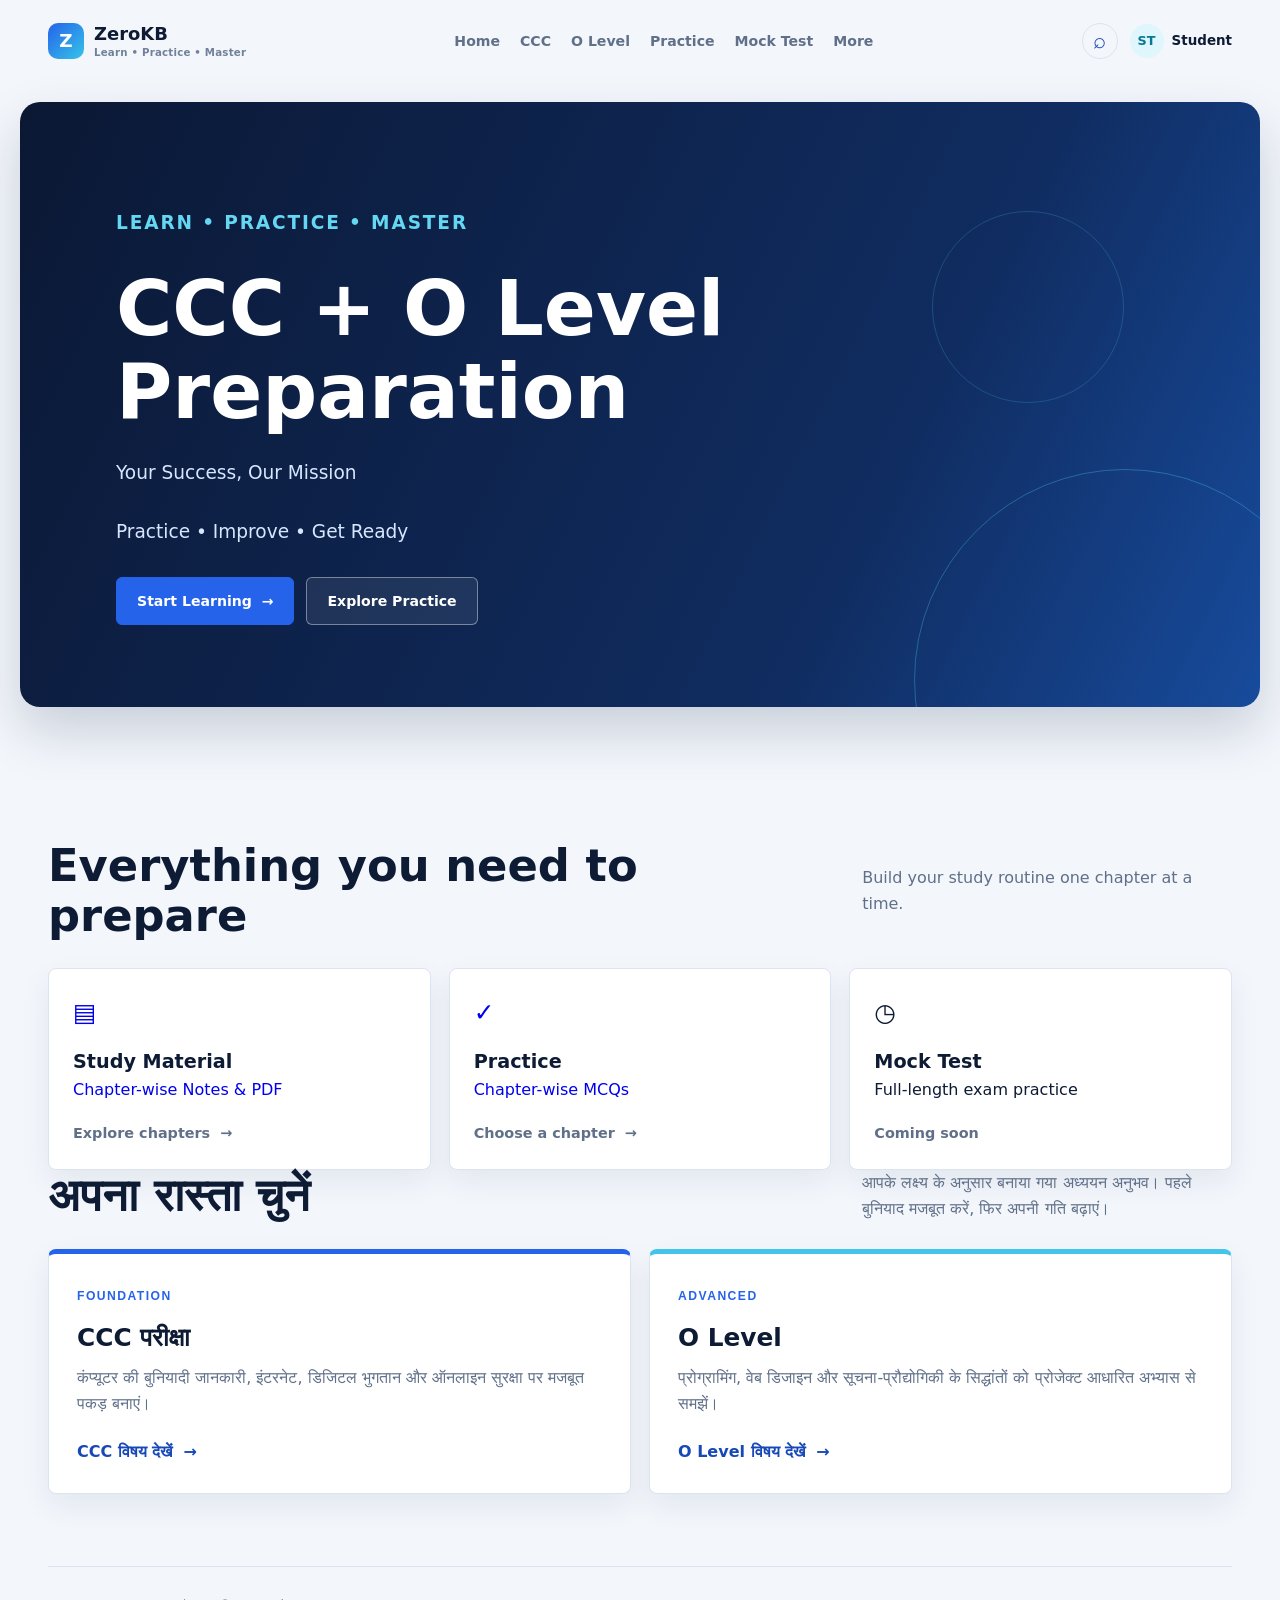
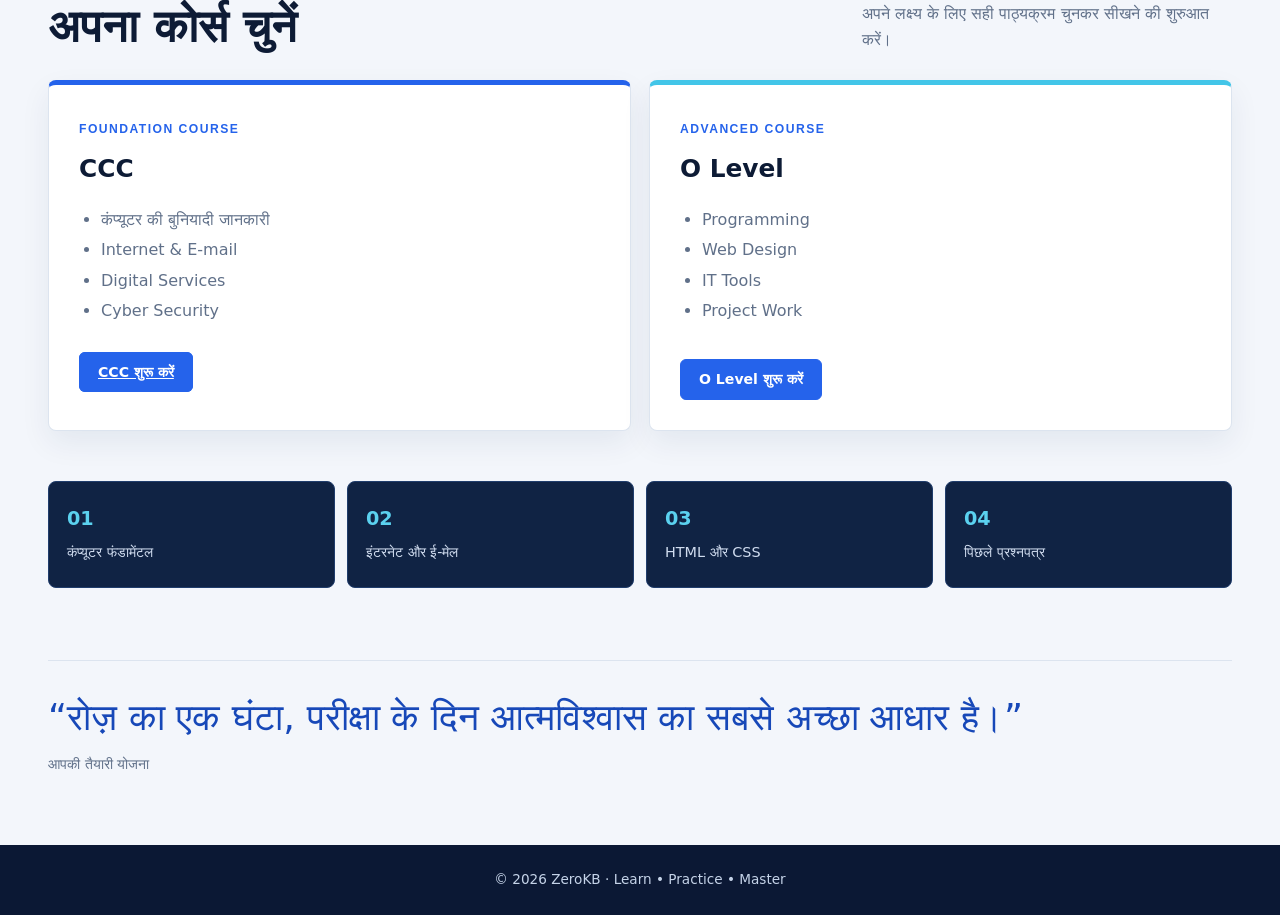
<file: index.html>
<!DOCTYPE html>
<html lang="hi">
<head>
    <meta charset="UTF-8">
    <meta name="viewport" content="width=device-width, initial-scale=1.0">
    <meta name="description" content="CCC और O Level परीक्षा की तैयारी के लिए नोट्स, मॉक टेस्ट और अध्ययन योजना।">
    <title>ZeroKB | CCC &amp; O Level Preparation</title>
    <style>
        :root {
            --ink: #172a3a;
            --muted: #5c6d79;
            --paper: #f5f1e8;
            --white: #fffdf8;
            --teal: #087f8c;
            --teal-dark: #075e68;
            --yellow: #f2c14e;
            --coral: #e87861;
            --line: #d9d6cc;
            --shadow: 0 18px 45px rgba(23, 42, 58, 0.12);
        }

        * { box-sizing: border-box; }
        html { scroll-behavior: smooth; }
        body {
            margin: 0;
            color: var(--ink);
            background: var(--paper);
            font-family: Georgia, "Noto Serif Devanagari", serif;
            line-height: 1.6;
        }

        .topbar {
            display: flex;
            justify-content: space-between;
            align-items: center;
            max-width: 1180px;
            margin: auto;
            padding: 22px 28px;
        }

        .brand {
            color: var(--ink);
            font-size: 1.15rem;
            font-weight: 700;
            letter-spacing: .04em;
            text-decoration: none;
        }

        .brand span { color: var(--teal); }

        nav { display: flex; gap: 26px; }
        nav a {
            color: var(--muted);
            font-size: .95rem;
            text-decoration: none;
        }
        nav a:hover { color: var(--teal); }

        .hero {
            position: relative;
            overflow: hidden;
            max-width: 1180px;
            margin: 18px auto 0;
            padding: 76px 8%;
            background: var(--teal);
            color: var(--white);
            box-shadow: var(--shadow);
        }

        .hero::after {
            position: absolute;
            right: -90px;
            bottom: -145px;
            width: 360px;
            height: 360px;
            border: 1px solid rgba(255, 253, 248, .3);
            border-radius: 50%;
            content: "";
        }

        .eyebrow {
            margin: 0 0 12px;
            color: var(--yellow);
            font-family: Arial, sans-serif;
            font-size: .76rem;
            font-weight: 700;
            letter-spacing: .14em;
            text-transform: uppercase;
        }

        h1 {
            max-width: 700px;
            margin: 0;
            font-size: clamp(2.5rem, 6vw, 5rem);
            line-height: 1.05;
            letter-spacing: -.035em;
        }

        .hero p {
            max-width: 560px;
            margin: 24px 0 30px;
            color: #d7f0ed;
            font-size: 1.16rem;
        }

        .button {
            display: inline-block;
            padding: 12px 20px;
            border: 1px solid var(--yellow);
            background: var(--yellow);
            color: var(--ink);
            font-family: Arial, sans-serif;
            font-size: .88rem;
            font-weight: 700;
            text-decoration: none;
        }
        .button:hover { background: #ffd86b; }

        main { max-width: 1180px; margin: auto; padding: 72px 28px; }
        .section-heading {
            display: flex;
            justify-content: space-between;
            align-items: end;
            gap: 24px;
            margin-bottom: 28px;
        }
        h2 { margin: 0; font-size: clamp(1.8rem, 4vw, 2.8rem); line-height: 1.1; }
        .section-heading p { max-width: 370px; margin: 0; color: var(--muted); }

        .tracks { display: grid; grid-template-columns: repeat(2, 1fr); gap: 18px; }
        .track {
            padding: 28px;
            border: 1px solid var(--line);
            background: var(--white);
        }
        .track:nth-child(2) { border-top: 5px solid var(--coral); }
        .track:nth-child(1) { border-top: 5px solid var(--yellow); }
        .track-label {
            color: var(--teal);
            font-family: Arial, sans-serif;
            font-size: .76rem;
            font-weight: 700;
            letter-spacing: .12em;
            text-transform: uppercase;
        }
        h3 { margin: 10px 0 8px; font-size: 1.55rem; }
        .track p { min-height: 52px; margin: 0 0 22px; color: var(--muted); }
        .track a { color: var(--teal-dark); font-family: Arial, sans-serif; font-weight: 700; text-decoration: none; }

        .course-picker {
            margin-top: 72px;
            padding-top: 34px;
            border-top: 1px solid var(--line);
        }
        .course-cards { display: grid; grid-template-columns: repeat(2, 1fr); gap: 18px; }
        .course-card {
            padding: 30px;
            border: 1px solid var(--line);
            background: var(--white);
            box-shadow: 0 10px 25px rgba(23, 42, 58, 0.06);
        }
        .course-card:nth-child(1) { border-top: 5px solid var(--teal); }
        .course-card:nth-child(2) { border-top: 5px solid var(--coral); }
        .course-card h3 { margin-top: 8px; }
        .course-card ul { min-height: 128px; margin: 18px 0 24px; padding-left: 22px; color: var(--muted); }
        .course-card li { margin: 5px 0; }
        .course-button {
            padding: 11px 18px;
            border: 1px solid var(--teal);
            background: var(--teal);
            color: var(--white);
            cursor: pointer;
            font-family: Arial, sans-serif;
            font-size: .88rem;
            font-weight: 700;
        }
        .course-button:hover { background: var(--teal-dark); }

        .topics {
            display: grid;
            grid-template-columns: repeat(4, 1fr);
            gap: 12px;
            margin-top: 50px;
        }
        .topic { padding: 22px 18px; background: var(--ink); color: var(--white); }
        .topic strong { display: block; margin-bottom: 5px; color: var(--yellow); font-size: 1.2rem; }
        .topic span { color: #c3d0d1; font-size: .9rem; }

        .quote {
            margin: 72px 0 0;
            padding: 34px 0 0;
            border-top: 1px solid var(--line);
            color: var(--teal-dark);
            font-size: clamp(1.5rem, 3vw, 2.3rem);
            line-height: 1.25;
        }
        .quote cite { display: block; margin-top: 14px; color: var(--muted); font-size: .9rem; font-style: normal; }

        footer {
            padding: 24px 28px;
            background: var(--ink);
            color: #c3d0d1;
            font-family: Arial, sans-serif;
            font-size: .85rem;
            text-align: center;
        }

        @media (max-width: 700px) {
            .topbar { padding: 18px 20px; }
            nav { gap: 12px; }
            nav a { font-size: .78rem; }
            .hero { margin-top: 0; padding: 58px 24px; }
            main { padding: 54px 20px; }
            .section-heading { display: block; }
            .section-heading p { margin-top: 12px; }
            .tracks, .topics { grid-template-columns: 1fr; }
            .topic { padding: 18px; }
            .quote { margin-top: 52px; }
        }
    </style>
    <link rel="stylesheet" href="zerokb.css">
</head>
<body>
    <header class="topbar">
        <a class="brand" href="#top">ZeroKB</a>
        <nav aria-label="मुख्य नेविगेशन">
            <a href="#top">Home</a>
            <a href="ccc.html">CCC</a>
            <a href="#course-choice">O Level</a>
            <a href="ccc.html#topics">Practice</a>
            <a href="#mock-test">Mock Test</a>
            <a href="#plan">More</a>
        </nav>
        <div class="header-tools">
            <span class="search-mark" role="img" aria-label="Search">⌕</span>
            <span class="student-chip"><span class="student-avatar">ST</span><span>Student</span></span>
        </div>
    </header>

    <section class="hero" id="top">
        <p class="eyebrow">Learn • Practice • Master</p>
        <h1>CCC + O Level Preparation</h1>
        <p>Your Success, Our Mission</p>
        <p>Practice • Improve • Get Ready</p>
        <div class="hero-actions">
            <a class="button" href="#course-choice">Start Learning&nbsp; →</a>
            <a class="button button-secondary" href="ccc.html#topics">Explore Practice</a>
        </div>
    </section>

    <main>
        <section class="feature-section" aria-label="Learning features">
            <div class="section-heading">
                <h2>Everything you need to prepare</h2>
                <p>Build your study routine one chapter at a time.</p>
            </div>
            <div class="feature-grid">
                <a class="feature-card" href="ccc.html#study-material">
                    <span class="feature-icon" aria-hidden="true">▤</span>
                    <strong>Study Material</strong>
                    <span>Chapter-wise Notes &amp; PDF</span>
                    <span class="feature-status">Explore chapters&nbsp; →</span>
                </a>
                <a class="feature-card" href="ccc.html#topics">
                    <span class="feature-icon" aria-hidden="true">✓</span>
                    <strong>Practice</strong>
                    <span>Chapter-wise MCQs</span>
                    <span class="feature-status">Choose a chapter&nbsp; →</span>
                </a>
                <div class="feature-card feature-card-inactive" id="mock-test" aria-label="Mock Test, coming soon">
                    <span class="feature-icon" aria-hidden="true">◷</span>
                    <strong>Mock Test</strong>
                    <span>Full-length exam practice</span>
                    <span class="feature-status">Coming soon</span>
                </div>
            </div>
        </section>

        <section id="courses">
            <div class="section-heading">
                <h2>अपना रास्ता चुनें</h2>
                <p>आपके लक्ष्य के अनुसार बनाया गया अध्ययन अनुभव। पहले बुनियाद मजबूत करें, फिर अपनी गति बढ़ाएं।</p>
            </div>
            <div class="tracks">
                <article class="track">
                    <span class="track-label">Foundation</span>
                    <h3>CCC परीक्षा</h3>
                    <p>कंप्यूटर की बुनियादी जानकारी, इंटरनेट, डिजिटल भुगतान और ऑनलाइन सुरक्षा पर मजबूत पकड़ बनाएं।</p>
                    <a href="#topics">CCC विषय देखें&nbsp; →</a>
                </article>
                <article class="track">
                    <span class="track-label">Advanced</span>
                    <h3>O Level</h3>
                    <p>प्रोग्रामिंग, वेब डिजाइन और सूचना-प्रौद्योगिकी के सिद्धांतों को प्रोजेक्ट आधारित अभ्यास से समझें।</p>
                    <a href="#topics">O Level विषय देखें&nbsp; →</a>
                </article>
            </div>
        </section>

        <section class="course-picker" id="course-choice" aria-labelledby="course-choice-title">
            <div class="section-heading">
                <h2 id="course-choice-title">अपना कोर्स चुनें</h2>
                <p>अपने लक्ष्य के लिए सही पाठ्यक्रम चुनकर सीखने की शुरुआत करें।</p>
            </div>
            <div class="course-cards">
                <article class="course-card">
                    <span class="track-label">Foundation course</span>
                    <h3>CCC</h3>
                    <ul>
                        <li>कंप्यूटर की बुनियादी जानकारी</li>
                        <li>Internet &amp; E-mail</li>
                        <li>Digital Services</li>
                        <li>Cyber Security</li>
                    </ul>
                    <a class="course-button" href="ccc.html">CCC शुरू करें</a>
                </article>
                <article class="course-card">
                    <span class="track-label">Advanced course</span>
                    <h3>O Level</h3>
                    <ul>
                        <li>Programming</li>
                        <li>Web Design</li>
                        <li>IT Tools</li>
                        <li>Project Work</li>
                    </ul>
                    <button class="course-button" type="button" data-course="O Level">O Level शुरू करें</button>
                </article>
            </div>
        </section>

        <section id="topics" class="topics" aria-label="लोकप्रिय विषय">
            <div class="topic"><strong>01</strong><span>कंप्यूटर फंडामेंटल</span></div>
            <div class="topic"><strong>02</strong><span>इंटरनेट और ई-मेल</span></div>
            <div class="topic"><strong>03</strong><span>HTML और CSS</span></div>
            <div class="topic"><strong>04</strong><span>पिछले प्रश्नपत्र</span></div>
        </section>

        <blockquote class="quote" id="plan">
            “रोज़ का एक घंटा, परीक्षा के दिन आत्मविश्वास का सबसे अच्छा आधार है।”
            <cite>आपकी तैयारी योजना</cite>
        </blockquote>
    </main>

    <footer>© 2026 ZeroKB · Learn • Practice • Master</footer>

    <script>
        document.querySelectorAll(".course-button").forEach(function (button) {
            button.addEventListener("click", function () {
                alert(button.dataset.course + " कोर्स जल्द शुरू होगा!");
            });
        });
    </script>
    <script src="zerokb-profile.js"></script>
</body>
</html>
</file>
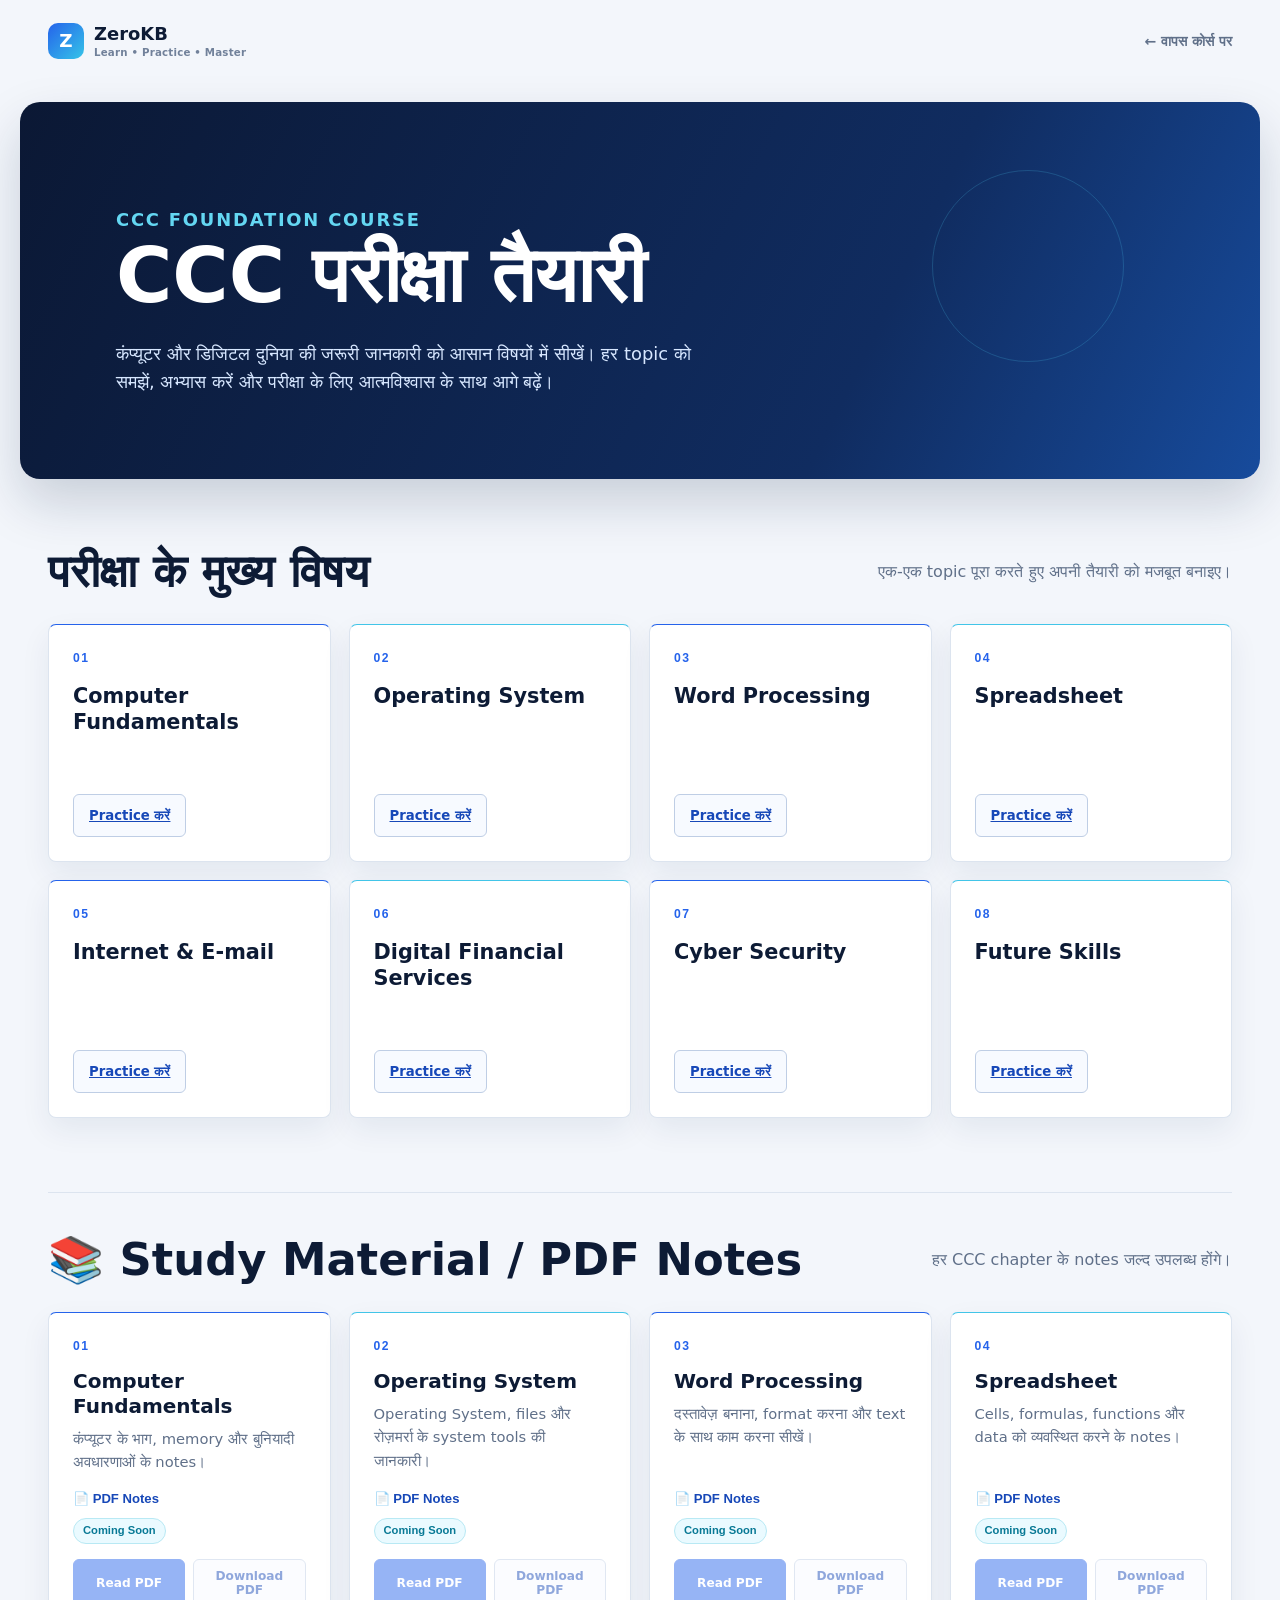
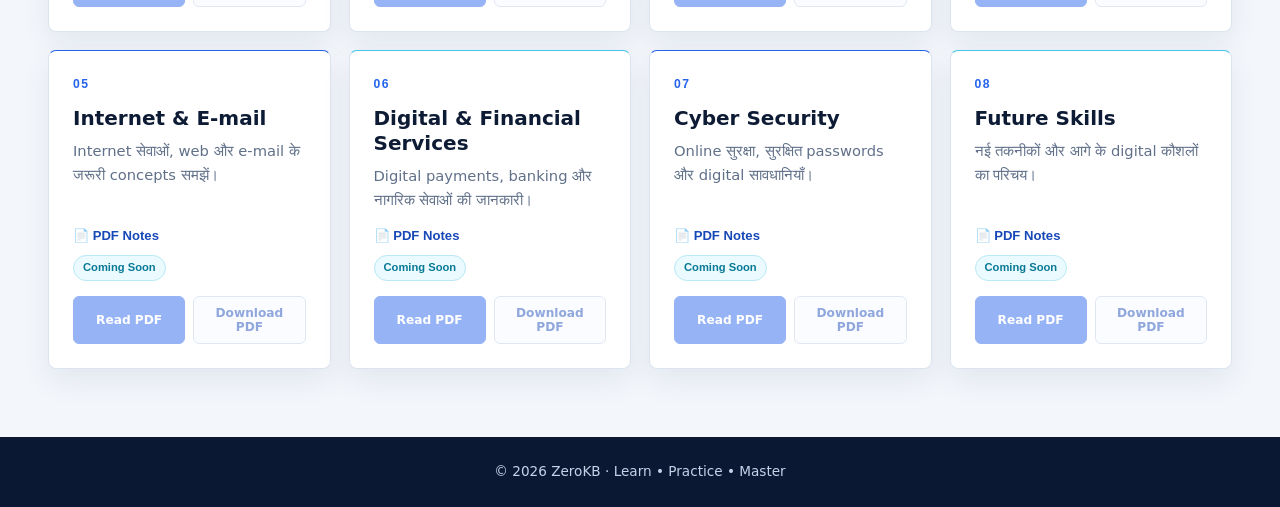
<file: ccc.html>
<!DOCTYPE html>
<html lang="hi">
<head>
    <meta charset="UTF-8">
    <meta name="viewport" content="width=device-width, initial-scale=1.0">
    <meta name="description" content="CCC परीक्षा की तैयारी के लिए विषय और अभ्यास।">
    <title>ZeroKB | CCC Preparation</title>
    <style>
        :root {
            --ink: #172a3a;
            --muted: #5c6d79;
            --paper: #f5f1e8;
            --white: #fffdf8;
            --teal: #087f8c;
            --teal-dark: #075e68;
            --yellow: #f2c14e;
            --coral: #e87861;
            --line: #d9d6cc;
            --shadow: 0 18px 45px rgba(23, 42, 58, 0.12);
        }

        * { box-sizing: border-box; }
        body {
            margin: 0;
            color: var(--ink);
            background: var(--paper);
            font-family: Georgia, "Noto Serif Devanagari", serif;
            line-height: 1.6;
        }

        .topbar {
            display: flex;
            justify-content: space-between;
            align-items: center;
            max-width: 1180px;
            margin: auto;
            padding: 22px 28px;
        }

        .brand {
            color: var(--ink);
            font-size: 1.15rem;
            font-weight: 700;
            letter-spacing: .04em;
            text-decoration: none;
        }

        .brand span { color: var(--teal); }
        .back-link {
            color: var(--muted);
            font-family: Arial, sans-serif;
            font-size: .9rem;
            text-decoration: none;
        }
        .back-link:hover { color: var(--teal); }

        .intro {
            max-width: 1180px;
            margin: 18px auto 0;
            padding: 62px 8%;
            background: var(--teal);
            color: var(--white);
            box-shadow: var(--shadow);
        }

        .eyebrow {
            margin: 0 0 12px;
            color: var(--yellow);
            font-family: Arial, sans-serif;
            font-size: .76rem;
            font-weight: 700;
            letter-spacing: .14em;
            text-transform: uppercase;
        }

        h1 {
            max-width: 700px;
            margin: 0;
            font-size: clamp(2.5rem, 6vw, 4.8rem);
            line-height: 1.05;
            letter-spacing: -.035em;
        }

        .intro p {
            max-width: 580px;
            margin: 22px 0 0;
            color: #d7f0ed;
            font-size: 1.12rem;
        }

        main { max-width: 1180px; margin: auto; padding: 68px 28px; }
        .section-heading {
            display: flex;
            justify-content: space-between;
            align-items: end;
            gap: 24px;
            margin-bottom: 28px;
        }
        h2 { margin: 0; font-size: clamp(1.8rem, 4vw, 2.8rem); line-height: 1.1; }
        .section-heading p { max-width: 370px; margin: 0; color: var(--muted); }

        .topics {
            display: grid;
            grid-template-columns: repeat(4, 1fr);
            gap: 18px;
        }

        .topic-card {
            display: flex;
            min-height: 238px;
            flex-direction: column;
            align-items: flex-start;
            padding: 24px;
            border: 1px solid var(--line);
            border-top: 5px solid var(--yellow);
            background: var(--white);
            box-shadow: 0 10px 25px rgba(23, 42, 58, 0.06);
        }
        .topic-card:nth-child(even) { border-top-color: var(--coral); }
        .topic-number {
            color: var(--teal);
            font-family: Arial, sans-serif;
            font-size: .76rem;
            font-weight: 700;
            letter-spacing: .12em;
        }
        .topic-card h3 { margin: 15px 0 22px; font-size: 1.3rem; line-height: 1.25; }
        .practice-button {
            margin-top: auto;
            padding: 10px 15px;
            border: 1px solid var(--teal);
            background: transparent;
            color: var(--teal-dark);
            cursor: pointer;
            font-family: Arial, sans-serif;
            font-size: .83rem;
            font-weight: 700;
        }
        .practice-button:hover { background: var(--teal); color: var(--white); }

        .study-material {
            margin-top: 74px;
            padding-top: 42px;
            border-top: 1px solid var(--line);
        }
        .study-grid { display: grid; grid-template-columns: repeat(4, 1fr); gap: 18px; }
        .study-card {
            display: flex;
            min-height: 300px;
            flex-direction: column;
            padding: 24px;
            border: 1px solid var(--line);
            border-top: 5px solid var(--yellow);
            border-radius: 8px;
            background: var(--white);
            box-shadow: 0 10px 25px rgba(23, 42, 58, 0.06);
        }
        .study-card:nth-child(even) { border-top-color: var(--coral); }
        .study-number {
            color: var(--teal);
            font-family: Arial, sans-serif;
            font-size: .76rem;
            font-weight: 700;
            letter-spacing: .12em;
        }
        .study-card h3 { margin: 12px 0 8px; font-size: 1.25rem; line-height: 1.25; }
        .study-card p { margin: 0 0 14px; color: var(--muted); font-size: .92rem; }
        .pdf-label {
            margin-top: auto;
            color: var(--teal-dark);
            font-family: Arial, sans-serif;
            font-size: .82rem;
            font-weight: 700;
        }
        .coming-soon {
            align-self: flex-start;
            margin-top: 9px;
            padding: 3px 9px;
            border: 1px solid #ead89f;
            border-radius: 999px;
            background: #fff7dc;
            color: #755b11;
            font-family: Arial, sans-serif;
            font-size: .7rem;
            font-weight: 700;
        }
        .study-actions { display: grid; grid-template-columns: 1fr 1fr; gap: 8px; margin-top: 15px; }
        .study-button {
            min-width: 0;
            padding: 9px 6px;
            border: 1px solid var(--teal);
            border-radius: 4px;
            background: var(--teal);
            color: var(--white);
            font-family: Arial, sans-serif;
            font-size: .76rem;
            font-weight: 700;
        }
        .study-button.secondary { background: transparent; color: var(--teal-dark); }
        .study-button:disabled { cursor: not-allowed; opacity: .48; }

        footer {
            padding: 24px 28px;
            background: var(--ink);
            color: #c3d0d1;
            font-family: Arial, sans-serif;
            font-size: .85rem;
            text-align: center;
        }

        @media (max-width: 900px) {
            .topics, .study-grid { grid-template-columns: repeat(2, 1fr); }
        }

        @media (max-width: 600px) {
            .topbar { padding: 18px 20px; }
            .back-link { font-size: .78rem; }
            .intro { margin-top: 0; padding: 56px 24px; }
            main { padding: 52px 20px; }
            .section-heading { display: block; }
            .section-heading p { margin-top: 12px; }
            .topics, .study-grid { grid-template-columns: 1fr; }
            .topic-card { min-height: 205px; }
            .study-material { margin-top: 56px; padding-top: 34px; }
            .study-card { min-height: 270px; }
        }
    </style>
    <link rel="stylesheet" href="zerokb.css">
</head>
<body>
    <header class="topbar">
        <a class="brand" href="index.html">ZeroKB</a>
        <a class="back-link" href="index.html#course-choice">← वापस कोर्स पर</a>
    </header>

    <section class="intro">
        <p class="eyebrow">CCC foundation course</p>
        <h1>CCC परीक्षा तैयारी</h1>
        <p>कंप्यूटर और डिजिटल दुनिया की जरूरी जानकारी को आसान विषयों में सीखें। हर topic को समझें, अभ्यास करें और परीक्षा के लिए आत्मविश्वास के साथ आगे बढ़ें।</p>
    </section>

    <main>
        <div class="section-heading">
            <h2>परीक्षा के मुख्य विषय</h2>
            <p>एक-एक topic पूरा करते हुए अपनी तैयारी को मजबूत बनाइए।</p>
        </div>

        <section class="topics" aria-label="CCC परीक्षा के विषय">
            <article class="topic-card">
                <span class="topic-number">01</span>
                <h3>Computer Fundamentals</h3>
                <a class="practice-button" href="practice-computer.html">Practice करें</a>
            </article>
            <article class="topic-card">
                <span class="topic-number">02</span>
                <h3>Operating System</h3>
                <a class="practice-button" href="practice-operating-system.html">Practice करें</a>
            </article>
            <article class="topic-card">
                <span class="topic-number">03</span>
                <h3>Word Processing</h3>
                <a class="practice-button" href="practice-word-processing.html">Practice करें</a>
            </article>
            <article class="topic-card">
                <span class="topic-number">04</span>
                <h3>Spreadsheet</h3>
                <a class="practice-button" href="practice-spreadsheet.html">Practice करें</a>
            </article>
            <article class="topic-card">
                <span class="topic-number">05</span>
                <h3>Internet &amp; E-mail</h3>
                <a class="practice-button" href="practice-internet-email.html">Practice करें</a>
            </article>
            <article class="topic-card">
                <span class="topic-number">06</span>
                <h3>Digital Financial Services</h3>
                <a class="practice-button" href="practice-digital-financial-services.html">Practice करें</a>
            </article>
            <article class="topic-card">
                <span class="topic-number">07</span>
                <h3>Cyber Security</h3>
                <a class="practice-button" href="practice-cyber-security.html">Practice करें</a>
            </article>
            <article class="topic-card">
                <span class="topic-number">08</span>
                <h3>Future Skills</h3>
                <a class="practice-button" href="practice-future-skills.html">Practice करें</a>
            </article>
        </section>

        <section class="study-material" id="study-material" aria-labelledby="study-material-title">
            <div class="section-heading">
                <h2 id="study-material-title">📚 Study Material / PDF Notes</h2>
                <p>हर CCC chapter के notes जल्द उपलब्ध होंगे।</p>
            </div>
            <div class="study-grid">
                <article class="study-card" data-pdf-path="pdf/01_computer_fundamentals.pdf">
                    <span class="study-number">01</span>
                    <h3>Computer Fundamentals</h3>
                    <p>कंप्यूटर के भाग, memory और बुनियादी अवधारणाओं के notes।</p>
                    <span class="pdf-label">📄 PDF Notes</span>
                    <span class="coming-soon">Coming Soon</span>
                    <div class="study-actions">
                        <button class="study-button" type="button" disabled>Read PDF</button>
                        <button class="study-button secondary" type="button" disabled>Download PDF</button>
                    </div>
                </article>
                <article class="study-card" data-pdf-path="pdf/02_operating_system.pdf">
                    <span class="study-number">02</span>
                    <h3>Operating System</h3>
                    <p>Operating System, files और रोज़मर्रा के system tools की जानकारी।</p>
                    <span class="pdf-label">📄 PDF Notes</span>
                    <span class="coming-soon">Coming Soon</span>
                    <div class="study-actions">
                        <button class="study-button" type="button" disabled>Read PDF</button>
                        <button class="study-button secondary" type="button" disabled>Download PDF</button>
                    </div>
                </article>
                <article class="study-card" data-pdf-path="pdf/03_word_processing.pdf">
                    <span class="study-number">03</span>
                    <h3>Word Processing</h3>
                    <p>दस्तावेज़ बनाना, format करना और text के साथ काम करना सीखें।</p>
                    <span class="pdf-label">📄 PDF Notes</span>
                    <span class="coming-soon">Coming Soon</span>
                    <div class="study-actions">
                        <button class="study-button" type="button" disabled>Read PDF</button>
                        <button class="study-button secondary" type="button" disabled>Download PDF</button>
                    </div>
                </article>
                <article class="study-card" data-pdf-path="pdf/04_spreadsheet.pdf">
                    <span class="study-number">04</span>
                    <h3>Spreadsheet</h3>
                    <p>Cells, formulas, functions और data को व्यवस्थित करने के notes।</p>
                    <span class="pdf-label">📄 PDF Notes</span>
                    <span class="coming-soon">Coming Soon</span>
                    <div class="study-actions">
                        <button class="study-button" type="button" disabled>Read PDF</button>
                        <button class="study-button secondary" type="button" disabled>Download PDF</button>
                    </div>
                </article>
                <article class="study-card" data-pdf-path="pdf/05_internet_email.pdf">
                    <span class="study-number">05</span>
                    <h3>Internet &amp; E-mail</h3>
                    <p>Internet सेवाओं, web और e-mail के जरूरी concepts समझें।</p>
                    <span class="pdf-label">📄 PDF Notes</span>
                    <span class="coming-soon">Coming Soon</span>
                    <div class="study-actions">
                        <button class="study-button" type="button" disabled>Read PDF</button>
                        <button class="study-button secondary" type="button" disabled>Download PDF</button>
                    </div>
                </article>
                <article class="study-card" data-pdf-path="pdf/06_digital_financial_services.pdf">
                    <span class="study-number">06</span>
                    <h3>Digital &amp; Financial Services</h3>
                    <p>Digital payments, banking और नागरिक सेवाओं की जानकारी।</p>
                    <span class="pdf-label">📄 PDF Notes</span>
                    <span class="coming-soon">Coming Soon</span>
                    <div class="study-actions">
                        <button class="study-button" type="button" disabled>Read PDF</button>
                        <button class="study-button secondary" type="button" disabled>Download PDF</button>
                    </div>
                </article>
                <article class="study-card" data-pdf-path="pdf/07_cyber_security.pdf">
                    <span class="study-number">07</span>
                    <h3>Cyber Security</h3>
                    <p>Online सुरक्षा, सुरक्षित passwords और digital सावधानियाँ।</p>
                    <span class="pdf-label">📄 PDF Notes</span>
                    <span class="coming-soon">Coming Soon</span>
                    <div class="study-actions">
                        <button class="study-button" type="button" disabled>Read PDF</button>
                        <button class="study-button secondary" type="button" disabled>Download PDF</button>
                    </div>
                </article>
                <article class="study-card" data-pdf-path="pdf/08_future_skills.pdf">
                    <span class="study-number">08</span>
                    <h3>Future Skills</h3>
                    <p>नई तकनीकों और आगे के digital कौशलों का परिचय।</p>
                    <span class="pdf-label">📄 PDF Notes</span>
                    <span class="coming-soon">Coming Soon</span>
                    <div class="study-actions">
                        <button class="study-button" type="button" disabled>Read PDF</button>
                        <button class="study-button secondary" type="button" disabled>Download PDF</button>
                    </div>
                </article>
            </div>
        </section>
    </main>

    <footer>© 2026 ZeroKB · Learn • Practice • Master</footer>
    <script src="zerokb-profile.js"></script>
</body>
</html>
</file>
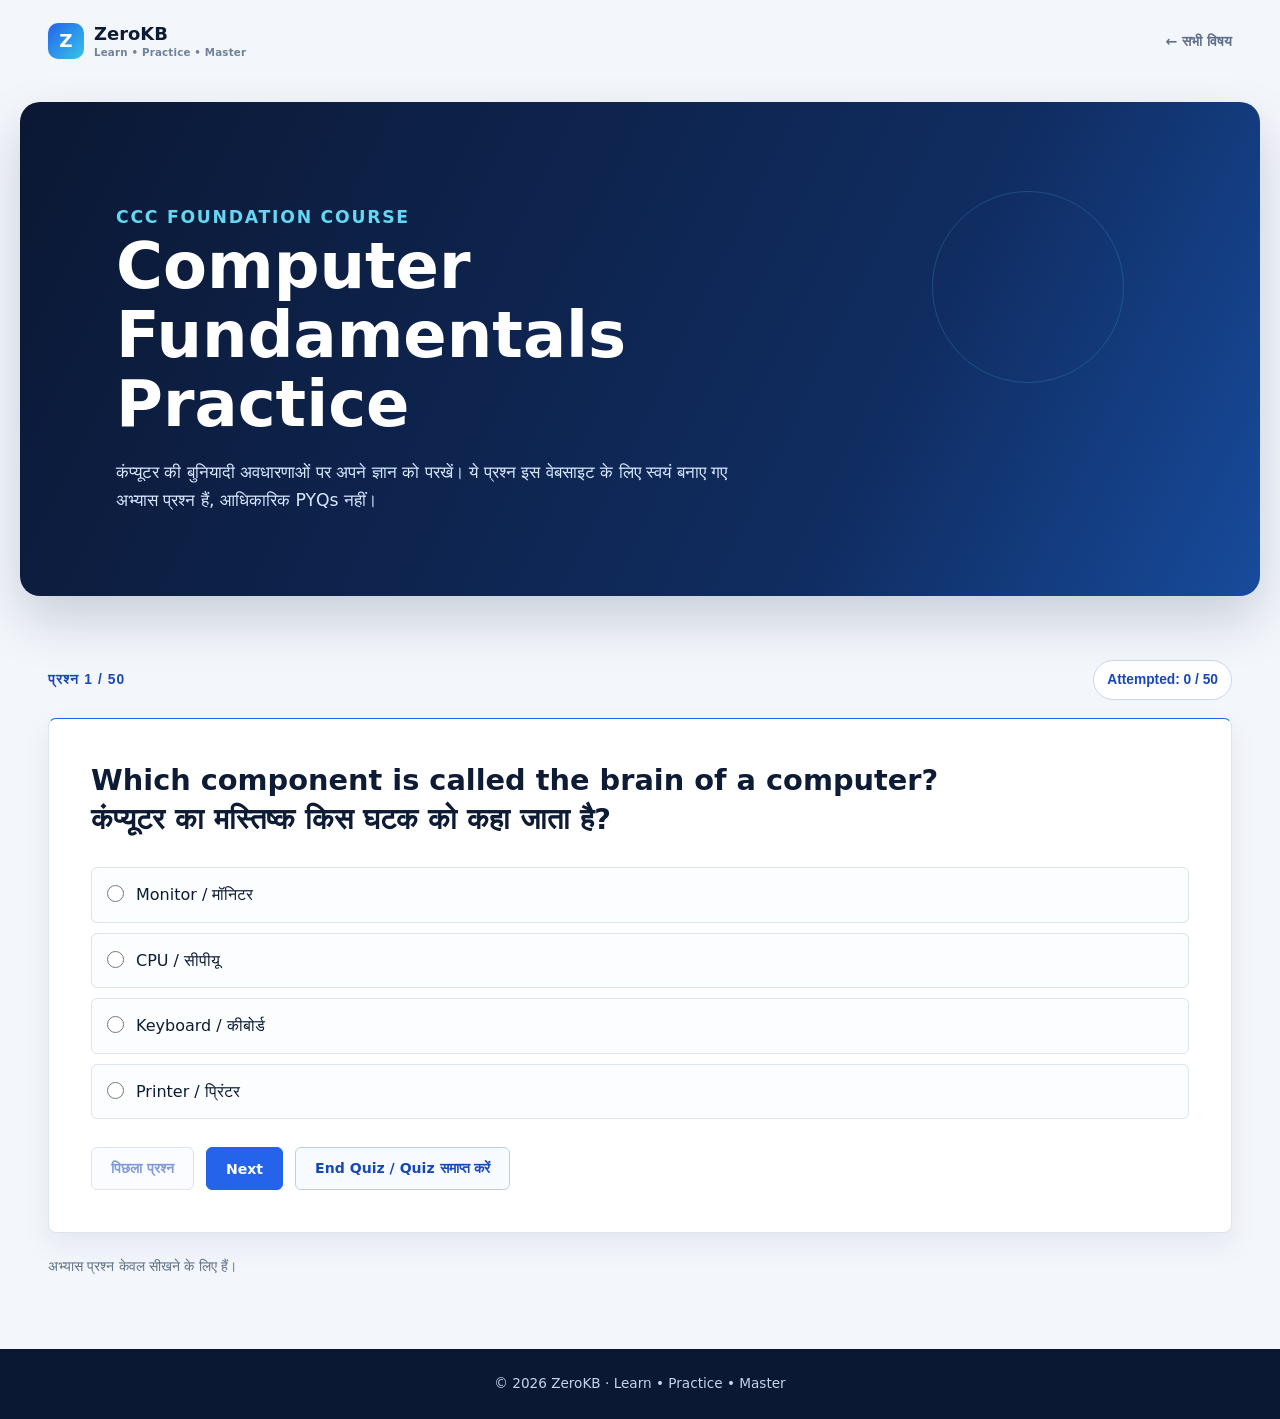
<file: practice-computer.html>
<!DOCTYPE html>
<html lang="en">
<head>
    <meta charset="UTF-8">
    <meta name="viewport" content="width=device-width, initial-scale=1.0">
    <meta name="description" content="Computer Fundamentals के लिए self-created CCC practice questions।">
    <title>ZeroKB | Computer Fundamentals Practice</title>
    <style>
        :root {
            --ink: #172a3a;
            --muted: #5c6d79;
            --paper: #f5f1e8;
            --white: #fffdf8;
            --teal: #087f8c;
            --teal-dark: #075e68;
            --yellow: #f2c14e;
            --coral: #e87861;
            --line: #d9d6cc;
            --success: #247a58;
            --error: #b84c3d;
            --shadow: 0 18px 45px rgba(23, 42, 58, 0.12);
        }

        * { box-sizing: border-box; }
        body {
            margin: 0;
            color: var(--ink);
            background: var(--paper);
            font-family: Georgia, "Noto Serif Devanagari", serif;
            line-height: 1.6;
        }

        .topbar {
            display: flex;
            justify-content: space-between;
            align-items: center;
            max-width: 1180px;
            margin: auto;
            padding: 22px 28px;
        }
        .brand {
            color: var(--ink);
            font-size: 1.15rem;
            font-weight: 700;
            letter-spacing: .04em;
            text-decoration: none;
        }
        .brand span { color: var(--teal); }
        .back-link {
            color: var(--muted);
            font-family: Arial, sans-serif;
            font-size: .9rem;
            text-decoration: none;
        }
        .back-link:hover { color: var(--teal); }

        .intro {
            max-width: 1180px;
            margin: 18px auto 0;
            padding: 52px 8%;
            background: var(--teal);
            color: var(--white);
            box-shadow: var(--shadow);
        }
        .eyebrow {
            margin: 0 0 12px;
            color: var(--yellow);
            font-family: Arial, sans-serif;
            font-size: .76rem;
            font-weight: 700;
            letter-spacing: .14em;
            text-transform: uppercase;
        }
        h1 {
            max-width: 760px;
            margin: 0;
            font-size: clamp(2.2rem, 5vw, 4.2rem);
            line-height: 1.08;
            letter-spacing: -.035em;
        }
        .intro p {
            max-width: 650px;
            margin: 20px 0 0;
            color: #d7f0ed;
            font-size: 1.08rem;
        }

        main { max-width: 900px; margin: auto; padding: 64px 28px 72px; }
        .practice-header {
            display: flex;
            justify-content: space-between;
            align-items: center;
            gap: 20px;
            margin-bottom: 18px;
        }
        .question-number {
            color: var(--teal-dark);
            font-family: Arial, sans-serif;
            font-size: .86rem;
            font-weight: 700;
            letter-spacing: .08em;
            text-transform: uppercase;
        }
        .score {
            padding: 8px 13px;
            border: 1px solid var(--line);
            background: var(--white);
            color: var(--teal-dark);
            font-family: Arial, sans-serif;
            font-size: .86rem;
            font-weight: 700;
        }
        .question-card {
            padding: clamp(24px, 5vw, 42px);
            border: 1px solid var(--line);
            border-top: 5px solid var(--yellow);
            background: var(--white);
            box-shadow: 0 10px 25px rgba(23, 42, 58, 0.06);
        }
        h2 { margin: 0 0 28px; font-size: clamp(1.35rem, 3vw, 1.8rem); line-height: 1.35; white-space: pre-line; }
        .options { display: grid; gap: 11px; }
        .option {
            display: flex;
            align-items: flex-start;
            gap: 12px;
            padding: 14px 15px;
            border: 1px solid var(--line);
            background: #fffefa;
            cursor: pointer;
            font-size: 1rem;
        }
        .option:hover { border-color: var(--teal); }
        .option input { width: 17px; height: 17px; margin: 3px 0 0; accent-color: var(--teal); }
        .option:has(input:checked) { border-color: var(--teal); background: #edf7f5; }
        .actions { display: flex; flex-wrap: wrap; gap: 12px; margin-top: 28px; }
        button {
            padding: 12px 19px;
            border: 1px solid var(--teal);
            background: var(--teal);
            color: var(--white);
            cursor: pointer;
            font-family: Arial, sans-serif;
            font-size: .88rem;
            font-weight: 700;
        }
        button:hover { background: var(--teal-dark); }
        button.secondary { background: transparent; color: var(--teal-dark); }
        button.secondary:hover { background: var(--teal); color: var(--white); }
        button:disabled { cursor: default; opacity: .55; }
        button.secondary:disabled { background: transparent; color: var(--teal-dark); }
        .feedback {
            margin-top: 22px;
            padding: 16px 18px;
            border-left: 4px solid var(--teal);
            background: #edf7f5;
        }
        .feedback.correct { border-left-color: var(--success); background: #edf7f1; }
        .feedback.incorrect { border-left-color: var(--error); background: #fff1ee; }
        .feedback strong { display: block; margin-bottom: 4px; font-family: Arial, sans-serif; }
        .feedback p { margin: 0; color: var(--muted); }
        .feedback.correct strong { color: var(--success); }
        .feedback.incorrect strong { color: var(--error); }
        .notice { margin: 22px 0 0; color: var(--muted); font-size: .86rem; }
        .result-card h2 { margin-bottom: 18px; }
        .result-score { margin: 8px 0 24px; color: var(--teal-dark); font-family: Arial, sans-serif; font-size: 2.4rem; font-weight: 700; }
        .result-stats { display: grid; grid-template-columns: repeat(3, 1fr); gap: 10px; }
        .result-stats div { padding: 14px; border: 1px solid var(--line); background: #fffefa; }
        .result-stats strong, .result-stats span { display: block; }
        .result-stats strong { color: var(--teal-dark); font-family: Arial, sans-serif; font-size: 1.25rem; }
        .result-stats span { color: var(--muted); font-size: .88rem; }
        .review-item { margin-top: 14px; padding: 18px; border: 1px solid var(--line); background: #fffefa; }
        .review-item h3 { margin: 0 0 10px; font-size: 1.05rem; white-space: pre-line; }
        .review-item p { margin: 6px 0; color: var(--muted); }

        footer {
            padding: 24px 28px;
            background: var(--ink);
            color: #c3d0d1;
            font-family: Arial, sans-serif;
            font-size: .85rem;
            text-align: center;
        }

        @media (max-width: 600px) {
            .topbar { padding: 18px 20px; }
            .back-link { font-size: .78rem; }
            .intro { margin-top: 0; padding: 52px 24px; }
            main { padding: 48px 20px 60px; }
            .practice-header { align-items: flex-start; flex-direction: column; gap: 10px; }
            .question-card { padding: 24px 18px; }
            .actions button { width: 100%; }
            .result-stats { grid-template-columns: repeat(2, 1fr); }
        }
    </style>
    <link rel="stylesheet" href="zerokb.css">
</head>
<body>
    <header class="topbar">
        <a class="brand" href="ccc.html">ZeroKB</a>
        <a class="back-link" href="ccc.html">← सभी विषय</a>
    </header>

    <section class="intro">
        <p class="eyebrow">CCC foundation course</p>
        <h1>Computer Fundamentals Practice</h1>
        <p>कंप्यूटर की बुनियादी अवधारणाओं पर अपने ज्ञान को परखें। ये प्रश्न इस वेबसाइट के लिए स्वयं बनाए गए अभ्यास प्रश्न हैं, आधिकारिक PYQs नहीं।</p>
    </section>

    <main>
        <div class="practice-header">
            <span class="question-number" id="question-number">प्रश्न 1 / 50</span>
            <span class="score" id="attempt-count">Attempted: 0 / 50</span>
        </div>

        <section class="question-card" aria-live="polite">
            <h2 id="question-text"></h2>
            <div class="options" id="options"></div>
            <div class="actions">
                <button class="secondary" id="previous-button" type="button">पिछला प्रश्न</button>
                <button id="next-button" type="button">Next</button>
                <button id="submit-button" type="button" hidden>Submit Quiz</button>
                <button class="secondary" id="finish-button" type="button">End Quiz / Quiz समाप्त करें</button>
            </div>
        </section>
        <section class="question-card result-card" id="result-panel" aria-live="polite" hidden></section>
        <p class="notice">अभ्यास प्रश्न केवल सीखने के लिए हैं।</p>
    </main>

    <footer>© 2026 ZeroKB · Learn • Practice • Master</footer>

    <script>
        const questions = [
            { question: "Which component is called the brain of a computer?\nकंप्यूटर का मस्तिष्क किस घटक को कहा जाता है?", options: ["Monitor / मॉनिटर", "CPU / सीपीयू", "Keyboard / कीबोर्ड", "Printer / प्रिंटर"], answer: 1, explanation: "CPU निर्देशों को process करता है और कंप्यूटर के कार्यों को नियंत्रित करता है।" },
            { question: "Which memory loses its contents when power is off?\nबिजली बंद होने पर किस memory का डेटा मिट जाता है?", options: ["ROM / रोम", "RAM / रैम", "Hard disk / हार्ड डिस्क", "DVD / डीवीडी"], answer: 1, explanation: "RAM अस्थायी memory है; बिजली बंद होने पर इसका डेटा सामान्यतः मिट जाता है।" },
            { question: "Which device is mainly used to enter text?\nText दर्ज करने के लिए मुख्यतः किस device का उपयोग होता है?", options: ["Speaker / स्पीकर", "Keyboard / कीबोर्ड", "Monitor / मॉनिटर", "Projector / प्रोजेक्टर"], answer: 1, explanation: "Keyboard से अक्षर, संख्याएँ और commands input किए जाते हैं।" },
            { question: "Which of these is an output device?\nइनमें से कौन-सा output device है?", options: ["Mouse / माउस", "Scanner / स्कैनर", "Monitor / मॉनिटर", "Microphone / माइक्रोफोन"], answer: 2, explanation: "Monitor जानकारी को स्क्रीन पर दिखाता है, इसलिए यह output device है।" },
            { question: "How many bits are in one byte?\nएक byte में कितने bits होते हैं?", options: ["4", "8", "16", "32"], answer: 1, explanation: "एक byte में 8 bits होते हैं; bit डिजिटल डेटा की सबसे छोटी इकाई है।" },
            { question: "Which memory keeps its contents without power?\nकौन-सी memory बिजली बंद होने पर भी डेटा बनाए रखती है?", options: ["RAM / रैम", "Cache / कैश", "ROM / रोम", "Register / रजिस्टर"], answer: 2, explanation: "ROM non-volatile memory है और बिजली बंद होने पर भी इसका डेटा बना रहता है।" },
            { question: "Which device converts a paper document into a digital image?\nकौन-सा device कागज़ी दस्तावेज़ को digital image में बदलता है?", options: ["Printer / प्रिंटर", "Scanner / स्कैनर", "Speaker / स्पीकर", "Plotter / प्लॉटर"], answer: 1, explanation: "Scanner कागज़ पर मौजूद text या चित्र को digital रूप में कंप्यूटर तक पहुँचाता है।" },
            { question: "What is a main role of an operating system?\nOperating System का मुख्य कार्य क्या है?", options: ["Manage hardware and software / हार्डवेयर व सॉफ्टवेयर संभालना", "Print every file / हर file छापना", "Create electricity / बिजली बनाना", "Clean the monitor / मॉनिटर साफ करना"], answer: 0, explanation: "Operating System memory, files, devices और applications को manage करता है।" },
            { question: "Which of these is system software?\nइनमें से कौन-सा system software है?", options: ["Photo / फोटो", "Operating system / ऑपरेटिंग सिस्टम", "Text document / text document", "Presentation slide / presentation slide"], answer: 1, explanation: "Operating System hardware और application software के बीच काम करने वाला system software है।" },
            { question: "Which storage device uses flash memory and has no moving parts?\nकौन-सा storage device flash memory उपयोग करता है और इसमें moving parts नहीं होते?", options: ["SSD / एसएसडी", "Floppy disk / फ्लॉपी डिस्क", "Magnetic tape / मैग्नेटिक टेप", "CD-ROM / सीडी-रोम"], answer: 0, explanation: "SSD flash memory पर डेटा रखती है और इसमें घूमती platter नहीं होती।" },
            { question: "What does the ALU mainly do?\nALU मुख्यतः क्या करता है?", options: ["Arithmetic and logic / अंकगणित व तर्क", "Print documents / दस्तावेज़ छापना", "Record sound / ध्वनि रिकॉर्ड करना", "Connect cables / केबल जोड़ना"], answer: 0, explanation: "ALU गणना और logical comparisons जैसी क्रियाएँ करता है।" },
            { question: "Which unit measures processor clock frequency?\nProcessor की clock frequency किस इकाई में मापी जाती है?", options: ["Litre / लीटर", "Hertz / हर्ट्ज़", "Metre / मीटर", "Pixel / पिक्सेल"], answer: 1, explanation: "Processor clock frequency Hertz में मापी जाती है; GHz इसका बड़ा गुणक है।" },
            { question: "Which device points, clicks, and selects items on screen?\nScreen पर point, click और items चुनने के लिए कौन-सा device है?", options: ["Mouse / माउस", "Printer / प्रिंटर", "Webcam / वेबकैम", "UPS / यूपीएस"], answer: 0, explanation: "Mouse pointer को नियंत्रित करके स्क्रीन पर items चुनने में मदद करता है।" },
            { question: "What does a printer produce?\nPrinter क्या तैयार करता है?", options: ["Hard copy / कागज़ी प्रति", "Scanned image / scanned image", "Temporary memory / अस्थायी memory", "Network connection / network connection"], answer: 0, explanation: "Printer डिजिटल दस्तावेज़ या चित्र को कागज़ पर छापता है।" },
            { question: "Which number system uses only 0 and 1?\nकौन-सी संख्या पद्धति केवल 0 और 1 उपयोग करती है?", options: ["Decimal / दशमलव", "Binary / द्विआधारी", "Octal / अष्टाधारी", "Roman / रोमन"], answer: 1, explanation: "Binary number system में केवल 0 और 1 digits होते हैं।" },
            { question: "What does the .txt extension usually indicate?\n.txt extension सामान्यतः किस प्रकार की file बताती है?", options: ["Plain text / साधारण text", "Audio / audio", "Video / video", "Executable program / executable program"], answer: 0, explanation: ".txt extension सामान्यतः plain text वाली file के लिए होती है।" },
            { question: "Which shortcut commonly copies selected content?\nचुने हुए content को copy करने का सामान्य shortcut कौन-सा है?", options: ["Ctrl + X", "Ctrl + C", "Ctrl + V", "Ctrl + Z"], answer: 1, explanation: "Ctrl + C कई applications में selected content को copy करता है।" },
            { question: "Which shortcut commonly pastes copied content?\nCopied content paste करने का सामान्य shortcut कौन-सा है?", options: ["Ctrl + P", "Ctrl + A", "Ctrl + V", "Ctrl + S"], answer: 2, explanation: "Ctrl + V clipboard के content को वर्तमान स्थान पर paste करता है।" },
            { question: "What is a computer folder mainly used for?\nComputer folder का मुख्य उपयोग क्या है?", options: ["Organize files / files व्यवस्थित करना", "Change screen brightness / screen की चमक बदलना", "Run the fan / पंखा चलाना", "Translate files / files का अनुवाद करना"], answer: 0, explanation: "Folders संबंधित files को समूहित करके व्यवस्थित रखते हैं।" },
            { question: "Which of these is a web browser?\nइनमें से कौन-सा web browser है?", options: ["Mozilla Firefox / मोज़िला फ़ायरफ़ॉक्स", "Microsoft Excel / माइक्रोसॉफ्ट एक्सेल", "Notepad / नोटपैड", "Calculator / कैलकुलेटर"], answer: 0, explanation: "Web browser वेबसाइटों और web pages को खोलने व देखने के लिए उपयोग होता है।" },
            { question: "What does a URL identify?\nURL किसकी पहचान करता है?", options: ["A web resource address / web resource का पता", "Battery level / बैटरी स्तर", "Printer cartridge / printer cartridge", "Keyboard key / keyboard key"], answer: 0, explanation: "URL वेब पर किसी page या resource का address बताता है।" },
            { question: "Which service maps domain names to IP addresses?\nकौन-सी सेवा domain names को IP addresses से जोड़ती है?", options: ["DNS / डीएनएस", "USB / यूएसबी", "HTML / एचटीएमएल", "PDF / पीडीएफ"], answer: 0, explanation: "DNS domain names के अनुरूप IP addresses खोजने में मदद करता है।" },
            { question: "What is an email attachment?\nEmail attachment क्या होता है?", options: ["A file sent with an email / email के साथ भेजी file", "Sender's password / भेजने वाले का password", "Internet cable / internet cable", "Browser tab / browser tab"], answer: 0, explanation: "Attachment email के साथ भेजा गया document, image या अन्य file होता है।" },
            { question: "What is phishing?\nPhishing क्या है?", options: ["A scam to steal sensitive information / जानकारी चुराने की धोखाधड़ी", "A file compression method / file compression विधि", "A monitor type / monitor का प्रकार", "A printing method / छापने की विधि"], answer: 0, explanation: "Phishing में नकली message या website से password अथवा वित्तीय जानकारी लेने की कोशिश होती है।" },
            { question: "Which password practice is safer?\nPassword के लिए कौन-सी आदत अधिक सुरक्षित है?", options: ["Reuse one short password / एक छोटा password दोहराना", "Use long, unique passwords / लंबे और अलग-अलग passwords रखना", "Share passwords publicly / password सार्वजनिक करना", "Put it in a public profile / public profile में लिखना"], answer: 1, explanation: "हर account के लिए लंबा और अलग password रखने से जोखिम कम होता है।" },
            { question: "What is antivirus software designed to do?\nAntivirus software किस काम के लिए बनाया जाता है?", options: ["Detect and help remove malware / malware पहचानने व हटाने में मदद", "Enlarge the monitor / monitor बड़ा करना", "Create internet service / internet सेवा बनाना", "Replace the keyboard / keyboard बदलना"], answer: 0, explanation: "Antivirus संभावित malware को पहचानने, रोकने और हटाने में मदद करता है।" },
            { question: "What can connected devices do through a computer network?\nComputer network से जुड़े devices क्या कर सकते हैं?", options: ["Exchange data and share resources / डेटा व संसाधन साझा करना", "Work without power / बिना बिजली काम करना", "Become physically identical / आकार में एक जैसे होना", "Avoid all software / सभी software से बचना"], answer: 0, explanation: "Network devices के बीच communication और files या printers साझा करना संभव करता है।" },
            { question: "Which device forwards data between networks?\nकौन-सा device networks के बीच data भेजता है?", options: ["Router / राउटर", "Webcam / वेबकैम", "Joystick / जॉयस्टिक", "Plotter / प्लॉटर"], answer: 0, explanation: "Router network traffic को उचित दिशा में भेजता और networks को जोड़ता है।" },
            { question: "What does Wi-Fi provide?\nWi-Fi क्या सुविधा देता है?", options: ["Wireless network connectivity / wireless network से जुड़ाव", "Paper scanning / कागज़ scan करना", "Permanent power backup / स्थायी power backup", "Disc storage / disc storage"], answer: 0, explanation: "Wi-Fi radio signals से devices को wireless network से जोड़ता है।" },
            { question: "What is cloud storage?\nCloud storage क्या है?", options: ["Data on remote internet-accessible servers / internet से उपलब्ध servers पर डेटा", "Data only in CPU registers / केवल CPU registers में डेटा", "Printing files / files छापना", "A keyboard setting / keyboard setting"], answer: 0, explanation: "Cloud storage में डेटा remote servers पर रखा जाता है और network से access होता है।" },
            { question: "Why do users create a backup?\nUsers backup क्यों बनाते हैं?", options: ["Keep a recoverable data copy / डेटा की वापस पाई जा सकने वाली copy रखना", "Enlarge the screen / screen बड़ी करना", "Remove the OS / OS हटाना", "Slow file access / file access धीमा करना"], answer: 0, explanation: "Backup मूल डेटा खोने या खराब होने पर उसे वापस पाने में मदद करता है।" },
            { question: "What is a database used for?\nDatabase का उपयोग किसलिए होता है?", options: ["Organize and retrieve related data / संबंधित डेटा व्यवस्थित व प्राप्त करना", "Display only video / केवल video दिखाना", "Cool the processor / processor ठंडा करना", "Charge a mouse / mouse charge करना"], answer: 0, explanation: "Database संबंधित जानकारी को व्यवस्थित रूप से संग्रहित और खोजने योग्य बनाता है।" },
            { question: "In a spreadsheet, what is the intersection of a row and column called?\nSpreadsheet में row और column के मिलने के स्थान को क्या कहते हैं?", options: ["Cell / सेल", "Slide / स्लाइड", "Folder / फोल्डर", "Pixel / पिक्सेल"], answer: 0, explanation: "Spreadsheet में cell एक row और एक column के intersection पर होती है।" },
            { question: "Which symbol usually begins a spreadsheet formula?\nSpreadsheet formula सामान्यतः किस चिह्न से शुरू होता है?", options: ["=", "#", "@", "&"], answer: 0, explanation: "अधिकांश spreadsheet applications में formula बराबर (=) के चिह्न से शुरू होता है।" },
            { question: "Which software is suited to creating slide presentations?\nSlide presentation बनाने के लिए कौन-सा software उपयुक्त है?", options: ["Presentation software / presentation software", "Disk cleaner / disk cleaner", "File archiver / file archiver", "Device driver / device driver"], answer: 0, explanation: "Presentation software में slides पर text, images और अन्य सामग्री व्यवस्थित होती है।" },
            { question: "What is a word processor mainly used for?\nWord processor का मुख्य उपयोग क्या है?", options: ["Create and edit text documents / text documents बनाना व संपादित करना", "Route network packets / network packets भेजना", "Measure temperature / तापमान मापना", "Scan fingerprints / fingerprints scan करना"], answer: 0, explanation: "Word processor letters, reports और दूसरे text documents बनाने व format करने के लिए है।" },
            { question: "What is the Recycle Bin or Trash mainly for?\nRecycle Bin या Trash का मुख्य उपयोग क्या है?", options: ["Temporarily keep deleted items for recovery / हटाई files को अस्थायी रूप से रखना", "Store the OS permanently / OS स्थायी रूप से रखना", "Increase RAM / RAM बढ़ाना", "Connect to Wi-Fi / Wi-Fi जोड़ना"], answer: 0, explanation: "यह हटाई गई files को अस्थायी रूप से रख सकता है ताकि उन्हें restore किया जा सके।" },
            { question: "Which port commonly connects a keyboard, mouse, or flash drive?\nKeyboard, mouse या flash drive जोड़ने के लिए कौन-सा port सामान्य है?", options: ["USB port / यूएसबी पोर्ट", "Speaker cone / speaker cone", "Paper tray / paper tray", "Ethernet address / Ethernet address"], answer: 0, explanation: "USB port अनेक peripherals और storage devices जोड़ने के लिए उपयोग होता है।" },
            { question: "What does a UPS provide during a power failure?\nबिजली जाने पर UPS क्या देता है?", options: ["Temporary backup power / थोड़े समय का backup power", "Faster internet by itself / अपने आप तेज internet", "More disk capacity / अधिक disk क्षमता", "A printed copy / छपी प्रति"], answer: 0, explanation: "UPS सीमित समय की बिजली देता है ताकि काम save करके system बंद किया जा सके।" },
            { question: "Which storage keeps data for long-term use without power?\nकौन-सा storage बिजली के बिना भी लंबे समय तक डेटा रखता है?", options: ["Secondary storage / द्वितीयक storage", "CPU cache / CPU cache", "RAM / रैम", "CPU register / CPU register"], answer: 0, explanation: "Hard disk और SSD जैसे secondary storage devices non-volatile डेटा रखते हैं।" },
            { question: "What is the smallest unit of digital information?\nDigital जानकारी की सबसे छोटी इकाई क्या है?", options: ["Bit / बिट", "Byte / बाइट", "Kilobyte / किलोबाइट", "Megabyte / मेगाबाइट"], answer: 0, explanation: "Bit binary digit 0 या 1 को दर्शाता है और सबसे छोटी digital इकाई है।" },
            { question: "Which unit is larger than a kilobyte in the usual sequence?\nसामान्य क्रम में kilobyte से बड़ी इकाई कौन-सी है?", options: ["Byte / बाइट", "Megabyte / मेगाबाइट", "Bit / बिट", "Nibble / निबल"], answer: 1, explanation: "सामान्य क्रम है: Byte, Kilobyte, Megabyte, Gigabyte और Terabyte।" },
            { question: "Which is an example of application software?\nApplication software का उदाहरण कौन-सा है?", options: ["Spreadsheet application / spreadsheet application", "Bootloader / bootloader", "Operating system kernel / OS kernel", "Device firmware / device firmware"], answer: 0, explanation: "Spreadsheet application उपयोगकर्ता के काम जैसे गणना और data analysis के लिए होता है।" },
            { question: "What does a device driver do?\nDevice driver क्या करता है?", options: ["Helps the OS communicate with hardware / OS को hardware से संवाद कराता है", "Creates a chart / chart बनाता है", "Encrypts every website / हर website encrypt करता है", "Cleans printed paper / कागज़ साफ करता है"], answer: 0, explanation: "Driver operating system और hardware device के बीच संचार उपलब्ध कराता है।" },
            { question: "What is booting?\nBooting क्या है?", options: ["Starting a computer and loading its OS / कंप्यूटर शुरू करके OS load करना", "Deleting every file / हर file मिटाना", "Printing a document / document छापना", "Changing a cable / cable बदलना"], answer: 0, explanation: "Booting में computer शुरू होकर operating system को memory में load करता है।" },
            { question: "Which key commonly deletes the character left of the cursor?\nCursor के बाईं ओर का character हटाने के लिए कौन-सी key है?", options: ["Backspace / बैकस्पेस", "Shift / शिफ्ट", "Caps Lock / कैप्स लॉक", "Tab / टैब"], answer: 0, explanation: "Backspace सामान्यतः cursor के बाईं ओर का character हटाता है।" },
            { question: "What does GUI stand for?\nGUI का पूरा नाम क्या है?", options: ["Graphical User Interface / ग्राफिकल यूज़र इंटरफेस", "General Utility Internet / जनरल यूटिलिटी इंटरनेट", "Global User Input / ग्लोबल यूज़र इनपुट", "Graphic Unit Instruction / ग्राफिक यूनिट इंस्ट्रक्शन"], answer: 0, explanation: "GUI में windows, icons और menus जैसे visual elements से system उपयोग किया जाता है।" },
            { question: "What area does a LAN usually cover?\nLAN सामान्यतः किस क्षेत्र को cover करता है?", options: ["A limited local area / सीमित स्थानीय क्षेत्र", "The whole planet only / केवल पूरा ग्रह", "One CPU register / एक CPU register", "A printed diagram / छपा diagram"], answer: 0, explanation: "LAN घर, कार्यालय या स्कूल जैसे सीमित क्षेत्र के devices को जोड़ता है।" },
            { question: "What is malware?\nMalware क्या है?", options: ["Software intended to harm or misuse systems / system को नुकसान पहुँचाने वाला software", "A spreadsheet type / spreadsheet का प्रकार", "A display standard / display standard", "A safe backup / सुरक्षित backup"], answer: 0, explanation: "Malware हानिकारक software का व्यापक नाम है; virus और ransomware इसके उदाहरण हैं।" },
            { question: "What is the purpose of encryption?\nEncryption का उद्देश्य क्या है?", options: ["Make data unreadable without the key / key के बिना डेटा अपठनीय करना", "Enlarge a monitor / monitor बड़ा करना", "Print in color / रंगीन print करना", "Remove file names / file names हटाना"], answer: 0, explanation: "Encryption डेटा को coded रूप देता है ताकि उचित key के बिना उसे पढ़ना कठिन हो।" }
        ];

        let currentQuestion = 0;
        let readyToSubmit = false;
        const answers = questions.map(function () { return null; });

        const questionNumber = document.getElementById("question-number");
        const attemptCount = document.getElementById("attempt-count");
        const questionText = document.getElementById("question-text");
        const options = document.getElementById("options");
        const questionCard = document.querySelector(".question-card");
        const practiceHeader = document.querySelector(".practice-header");
        const previousButton = document.getElementById("previous-button");
        const nextButton = document.getElementById("next-button");
        const submitButton = document.getElementById("submit-button");
        const finishButton = document.getElementById("finish-button");
        const resultPanel = document.getElementById("result-panel");

        function renderQuestion() {
            const item = questions[currentQuestion];
            questionNumber.textContent = "प्रश्न " + (currentQuestion + 1) + " / " + questions.length;
            attemptCount.textContent = "Attempted: " + answers.filter(function (answer) { return answer !== null; }).length + " / " + questions.length;
            questionText.textContent = item.question;
            options.replaceChildren();

            item.options.forEach(function (option, index) {
                const label = document.createElement("label");
                label.className = "option";
                const radio = document.createElement("input");
                radio.type = "radio";
                radio.name = "answer";
                radio.value = index;
                radio.checked = answers[currentQuestion] === index;
                radio.addEventListener("change", function () {
                    answers[currentQuestion] = index;
                    renderQuestion();
                });
                const optionText = document.createElement("span");
                optionText.textContent = option;
                label.append(radio, optionText);
                options.appendChild(label);
            });

            previousButton.disabled = currentQuestion === 0;
            nextButton.hidden = readyToSubmit;
            nextButton.textContent = answers[currentQuestion] === null ? "Next" : "Save & Next";
            submitButton.hidden = !readyToSubmit;
            finishButton.hidden = readyToSubmit;
        }

        function showResult() {
            const total = questions.length;
            const attempted = answers.filter(function (answer) { return answer !== null; }).length;
            const correct = answers.filter(function (answer, index) { return answer === questions[index].answer; }).length;
            const wrong = attempted - correct;
            const unattempted = total - attempted;
            const accuracy = attempted ? Math.round((correct / attempted) * 100) : 0;

            practiceHeader.hidden = true;
            questionCard.hidden = true;
            resultPanel.hidden = false;
            resultPanel.replaceChildren();
            const title = document.createElement("h2");
            title.textContent = "Quiz result / अभ्यास परिणाम";
            const score = document.createElement("p");
            score.className = "result-score";
            score.textContent = "Score: " + correct + " / " + total;
            const stats = document.createElement("div");
            stats.className = "result-stats";
            [["Total Questions", total], ["Attempted", attempted], ["Unattempted", unattempted], ["Correct", correct], ["Wrong", wrong], ["Score", correct + " / " + total], ["Accuracy", accuracy + "%"]].forEach(function (stat) {
                const item = document.createElement("div");
                const value = document.createElement("strong");
                value.textContent = stat[1];
                const label = document.createElement("span");
                label.textContent = stat[0];
                item.append(value, label);
                stats.appendChild(item);
            });

            const reviewButton = document.createElement("button");
            reviewButton.type = "button";
            reviewButton.textContent = "उत्तर जाँचें / Answer Review";
            const reviewList = document.createElement("div");
            reviewList.hidden = true;
            questions.forEach(function (item, index) {
                const reviewItem = document.createElement("article");
                reviewItem.className = "review-item";
                const question = document.createElement("h3");
                question.textContent = (index + 1) + ". " + item.question;
                const selected = document.createElement("p");
                selected.textContent = "Your answer / आपका उत्तर: " + (answers[index] === null ? "Unattempted" : item.options[answers[index]]);
                const correctAnswer = document.createElement("p");
                correctAnswer.textContent = "Correct answer / सही उत्तर: " + item.options[item.answer];
                const explanation = document.createElement("p");
                explanation.textContent = "Explanation / व्याख्या: " + item.explanation;
                reviewItem.append(question, selected, correctAnswer, explanation);
                reviewList.appendChild(reviewItem);
            });
            reviewButton.addEventListener("click", function () {
                reviewList.hidden = !reviewList.hidden;
                reviewButton.textContent = reviewList.hidden ? "उत्तर जाँचें / Answer Review" : "Review छिपाएँ / Hide Review";
            });

            const restartButton = document.createElement("button");
            restartButton.type = "button";
            restartButton.className = "secondary";
            restartButton.textContent = "फिर से शुरू करें";
            restartButton.addEventListener("click", restartQuiz);
            const actions = document.createElement("div");
            actions.className = "actions";
            actions.append(reviewButton, restartButton);
            resultPanel.append(title, score, stats, actions, reviewList);
        }

        function restartQuiz() {
            currentQuestion = 0;
            readyToSubmit = false;
            answers.fill(null);
            practiceHeader.hidden = false;
            questionCard.hidden = false;
            resultPanel.hidden = true;
            renderQuestion();
        }

        previousButton.addEventListener("click", function () {
            if (readyToSubmit) readyToSubmit = false;
            else if (currentQuestion > 0) currentQuestion--;
            renderQuestion();
        });
        nextButton.addEventListener("click", function () {
            if (currentQuestion < questions.length - 1) currentQuestion++;
            else readyToSubmit = true;
            renderQuestion();
        });
        submitButton.addEventListener("click", showResult);
        finishButton.addEventListener("click", function () {
            if (window.confirm("क्या आप अभी quiz समाप्त करके result देखना चाहते हैं?")) showResult();
        });

        renderQuestion();
    </script>
    <script src="zerokb-profile.js"></script>
</body>
</html>
</file>
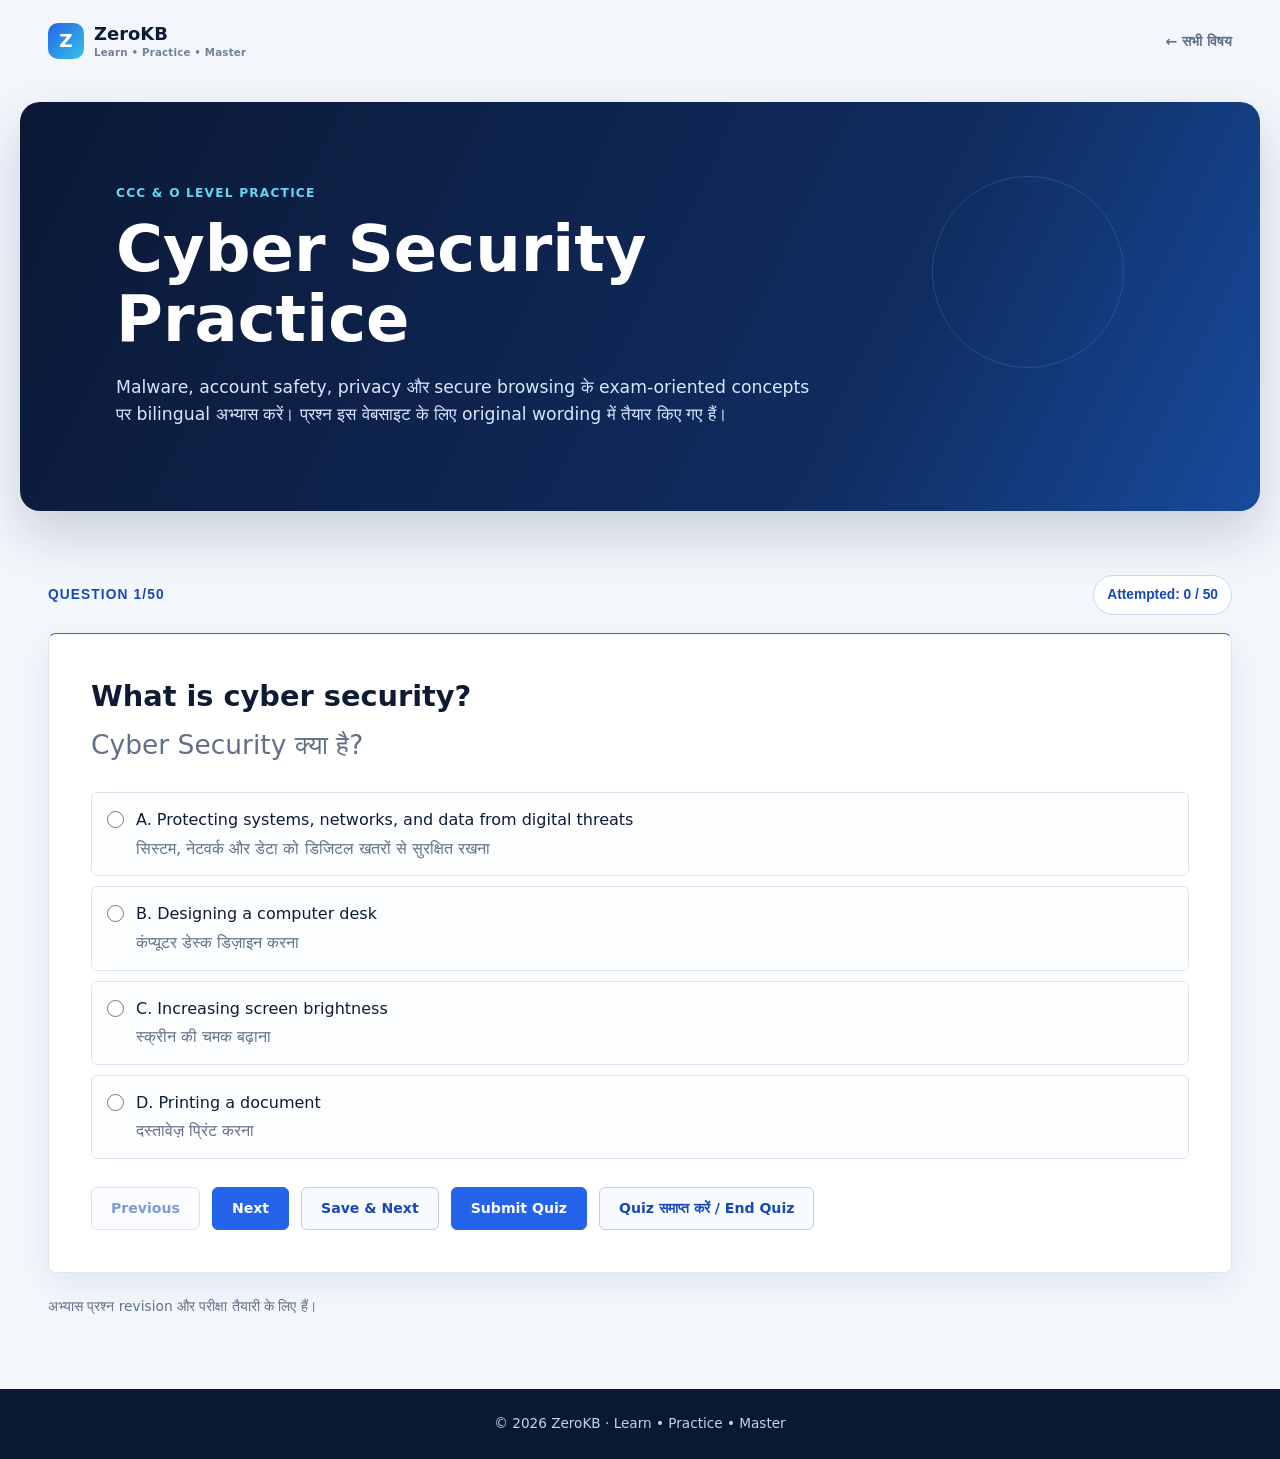
<file: practice-cyber-security.html>
<!DOCTYPE html>
<html lang="hi">
<head>
    <meta charset="UTF-8">
    <meta name="viewport" content="width=device-width, initial-scale=1.0">
    <meta name="description" content="Cyber Security के bilingual CCC तथा O Level practice questions।">
    <title>ZeroKB | Cyber Security Practice</title>
    <style>
        :root {
            --ink: #172a3a;
            --muted: #5c6d79;
            --paper: #f5f1e8;
            --white: #fffdf8;
            --teal: #087f8c;
            --teal-dark: #075e68;
            --yellow: #f2c14e;
            --line: #d9d6cc;
            --success: #247a58;
            --error: #b84c3d;
            --shadow: 0 18px 45px rgba(23, 42, 58, 0.12);
        }

        * { box-sizing: border-box; }
        body {
            margin: 0;
            color: var(--ink);
            background: var(--paper);
            font-family: Georgia, "Noto Serif Devanagari", serif;
            line-height: 1.6;
        }
        .topbar {
            display: flex;
            justify-content: space-between;
            align-items: center;
            max-width: 1180px;
            margin: auto;
            padding: 22px 28px;
        }
        .brand {
            color: var(--ink);
            font-size: 1.15rem;
            font-weight: 700;
            letter-spacing: .04em;
            text-decoration: none;
        }
        .brand span { color: var(--teal); }
        .back-link {
            color: var(--muted);
            font-family: Arial, sans-serif;
            font-size: .9rem;
            text-decoration: none;
        }
        .back-link:hover { color: var(--teal); }
        .intro {
            max-width: 1180px;
            margin: 18px auto 0;
            padding: 52px 8%;
            background: var(--teal);
            color: var(--white);
            box-shadow: var(--shadow);
        }
        .eyebrow {
            margin: 0 0 12px;
            color: var(--yellow);
            font-family: Arial, sans-serif;
            font-size: .76rem;
            font-weight: 700;
            letter-spacing: .14em;
            text-transform: uppercase;
        }
        h1 {
            max-width: 760px;
            margin: 0;
            font-size: clamp(2.2rem, 5vw, 4.2rem);
            line-height: 1.08;
        }
        .intro p:last-child {
            max-width: 700px;
            margin: 20px 0 0;
            color: #d7f0ed;
            font-size: 1.08rem;
        }
        main { max-width: 900px; margin: auto; padding: 64px 28px 72px; }
        .practice-header {
            display: flex;
            justify-content: space-between;
            align-items: center;
            gap: 20px;
            margin-bottom: 18px;
        }
        .question-number {
            color: var(--teal-dark);
            font-family: Arial, sans-serif;
            font-size: .86rem;
            font-weight: 700;
            letter-spacing: .08em;
            text-transform: uppercase;
        }
        .score {
            padding: 8px 13px;
            border: 1px solid var(--line);
            background: var(--white);
            color: var(--teal-dark);
            font-family: Arial, sans-serif;
            font-size: .86rem;
            font-weight: 700;
        }
        .question-card {
            padding: clamp(24px, 5vw, 42px);
            border: 1px solid var(--line);
            border-top: 5px solid var(--yellow);
            background: var(--white);
            box-shadow: 0 10px 25px rgba(23, 42, 58, 0.06);
        }
        h2 { margin: 0 0 28px; font-size: clamp(1.25rem, 3vw, 1.8rem); line-height: 1.45; }
        .question-hindi { display: block; margin-top: 8px; color: var(--muted); font-size: .92em; font-weight: 400; }
        .options { display: grid; gap: 11px; }
        .option {
            display: flex;
            align-items: flex-start;
            gap: 12px;
            padding: 14px 15px;
            border: 1px solid var(--line);
            background: #fffefa;
            cursor: pointer;
            font-size: 1rem;
        }
        .option:hover { border-color: var(--teal); }
        .option input { flex: 0 0 17px; width: 17px; height: 17px; margin: 4px 0 0; accent-color: var(--teal); }
        .option:has(input:checked) { border-color: var(--teal); background: #edf7f5; }
        .option-copy { display: grid; gap: 3px; }
        .option-copy span:last-child { color: var(--muted); }
        .actions { display: flex; flex-wrap: wrap; gap: 12px; margin-top: 28px; }
        button {
            padding: 12px 19px;
            border: 1px solid var(--teal);
            background: var(--teal);
            color: var(--white);
            cursor: pointer;
            font-family: Arial, sans-serif;
            font-size: .88rem;
            font-weight: 700;
        }
        button:hover { background: var(--teal-dark); }
        button.secondary { background: transparent; color: var(--teal-dark); }
        button.secondary:hover:not(:disabled) { background: var(--teal); color: var(--white); }
        button:disabled { cursor: default; opacity: .55; }
        button.secondary:disabled { background: transparent; color: var(--teal-dark); }
        .notice { margin: 22px 0 0; color: var(--muted); font-size: .86rem; }
        .result-card h2 { margin-bottom: 18px; }
        .result-score { margin: 8px 0 24px; color: var(--teal-dark); font-family: Arial, sans-serif; font-size: 2.4rem; font-weight: 700; }
        .result-stats { display: grid; grid-template-columns: repeat(3, 1fr); gap: 10px; }
        .result-stats div { padding: 14px; border: 1px solid var(--line); background: #fffefa; }
        .result-stats strong, .result-stats span { display: block; }
        .result-stats strong { color: var(--teal-dark); font-family: Arial, sans-serif; font-size: 1.25rem; }
        .result-stats span { color: var(--muted); font-size: .88rem; }
        .review-item { margin-top: 14px; padding: 18px; border: 1px solid var(--line); background: #fffefa; }
        .review-item h3 { margin: 0 0 10px; font-size: 1.05rem; }
        .review-item p { margin: 6px 0; color: var(--muted); }
        footer {
            padding: 24px 28px;
            background: var(--ink);
            color: #c3d0d1;
            font-family: Arial, sans-serif;
            font-size: .85rem;
            text-align: center;
        }
        @media (max-width: 600px) {
            .topbar { padding: 18px 20px; }
            .back-link { font-size: .78rem; }
            .intro { margin-top: 0; padding: 52px 24px; }
            main { padding: 48px 20px 60px; }
            .practice-header { align-items: flex-start; flex-direction: column; gap: 10px; }
            .question-card { padding: 24px 18px; }
            .actions button { flex: 1 1 100%; }
            .result-stats { grid-template-columns: repeat(2, 1fr); }
        }
    </style>
    <link rel="stylesheet" href="zerokb.css">
</head>
<body>
    <header class="topbar">
        <a class="brand" href="ccc.html">ZeroKB</a>
        <a class="back-link" href="ccc.html">← सभी विषय</a>
    </header>

    <section class="intro">
        <p class="eyebrow">CCC &amp; O Level practice</p>
        <h1>Cyber Security Practice</h1>
        <p>Malware, account safety, privacy और secure browsing के exam-oriented concepts पर bilingual अभ्यास करें। प्रश्न इस वेबसाइट के लिए original wording में तैयार किए गए हैं।</p>
    </section>

    <main>
        <div class="practice-header" id="practice-header">
            <span class="question-number" id="question-number">Question 1/50</span>
            <span class="score" id="attempt-count">Attempted: 0 / 50</span>
        </div>
        <section class="question-card" id="question-card" aria-live="polite">
            <h2 id="question-text"></h2>
            <div class="options" id="options"></div>
            <div class="actions">
                <button class="secondary" id="previous-button" type="button">Previous</button>
                <button id="next-button" type="button">Next</button>
                <button class="secondary" id="save-next-button" type="button">Save &amp; Next</button>
                <button id="submit-button" type="button">Submit Quiz</button>
                <button class="secondary" id="finish-button" type="button">Quiz समाप्त करें / End Quiz</button>
            </div>
        </section>
        <section class="question-card result-card" id="result-panel" aria-live="polite" hidden></section>
        <p class="notice">अभ्यास प्रश्न revision और परीक्षा तैयारी के लिए हैं।</p>
    </main>

    <footer>© 2026 ZeroKB · Learn • Practice • Master</footer>
    <script src="cyber-security.js"></script>
    <script>
        const questions = window.cyberSecurityQuestions;
        let currentQuestion = 0;
        const answers = questions.map(function () { return null; });

        const questionNumber = document.getElementById("question-number");
        const attemptCount = document.getElementById("attempt-count");
        const questionText = document.getElementById("question-text");
        const optionsContainer = document.getElementById("options");
        const previousButton = document.getElementById("previous-button");
        const nextButton = document.getElementById("next-button");
        const saveNextButton = document.getElementById("save-next-button");
        const submitButton = document.getElementById("submit-button");
        const finishButton = document.getElementById("finish-button");
        const questionCard = document.getElementById("question-card");
        const resultPanel = document.getElementById("result-panel");
        const practiceHeader = document.getElementById("practice-header");

        function renderQuestion() {
            const item = questions[currentQuestion];
            questionNumber.textContent = "Question " + (currentQuestion + 1) + "/" + questions.length;
            attemptCount.textContent = "Attempted: " + answers.filter(function (answer) { return answer !== null; }).length + " / " + questions.length;
            questionText.replaceChildren();
            const english = document.createElement("span");
            english.textContent = item.question;
            const hindi = document.createElement("span");
            hindi.className = "question-hindi";
            hindi.textContent = item.questionHindi;
            questionText.append(english, hindi);
            optionsContainer.replaceChildren();

            item.options.forEach(function (option, index) {
                const label = document.createElement("label");
                label.className = "option";
                const radio = document.createElement("input");
                radio.type = "radio";
                radio.name = "answer";
                radio.value = index;
                radio.checked = answers[currentQuestion] === index;
                radio.addEventListener("change", function () {
                    answers[currentQuestion] = index;
                    attemptCount.textContent = "Attempted: " + answers.filter(function (answer) { return answer !== null; }).length + " / " + questions.length;
                });
                const copy = document.createElement("span");
                copy.className = "option-copy";
                const optionEnglish = document.createElement("span");
                optionEnglish.textContent = String.fromCharCode(65 + index) + ". " + option.en;
                const optionHindi = document.createElement("span");
                optionHindi.textContent = option.hi;
                copy.append(optionEnglish, optionHindi);
                label.append(radio, copy);
                optionsContainer.appendChild(label);
            });

            previousButton.disabled = currentQuestion === 0;
            nextButton.disabled = currentQuestion === questions.length - 1;
        }

        function formatAnswer(item, answer) {
            if (answer === null) return "Unattempted / प्रयास नहीं किया";
            return String.fromCharCode(65 + answer) + ". " + item.options[answer].en + " / " + item.options[answer].hi;
        }

        function showResult() {
            const total = questions.length;
            const attempted = answers.filter(function (answer) { return answer !== null; }).length;
            const correct = answers.filter(function (answer, index) { return answer !== null && answer === questions[index].correctAnswer; }).length;
            const wrong = attempted - correct;
            const unattempted = total - attempted;
            const accuracy = attempted ? Math.round((correct / attempted) * 100) : 0;

            practiceHeader.hidden = true;
            questionCard.hidden = true;
            resultPanel.hidden = false;
            resultPanel.replaceChildren();
            const title = document.createElement("h2");
            title.textContent = "Quiz Result / अभ्यास परिणाम";
            const score = document.createElement("p");
            score.className = "result-score";
            score.textContent = "Score: " + correct + " / " + total;
            const stats = document.createElement("div");
            stats.className = "result-stats";
            [["Total Questions", total], ["Attempted", attempted], ["Unattempted", unattempted], ["Correct", correct], ["Wrong", wrong], ["Score", correct + " / " + total], ["Accuracy", accuracy + "%"]].forEach(function (stat) {
                const item = document.createElement("div");
                const value = document.createElement("strong");
                value.textContent = stat[1];
                const label = document.createElement("span");
                label.textContent = stat[0];
                item.append(value, label);
                stats.appendChild(item);
            });

            const reviewButton = document.createElement("button");
            reviewButton.type = "button";
            reviewButton.textContent = "उत्तर जाँचें / Review Answers";
            const reviewList = document.createElement("div");
            reviewList.hidden = true;
            questions.forEach(function (item, index) {
                const reviewItem = document.createElement("article");
                reviewItem.className = "review-item";
                const question = document.createElement("h3");
                question.textContent = (index + 1) + ". " + item.question + " / " + item.questionHindi;
                const selected = document.createElement("p");
                selected.textContent = "User Selected Answer / आपका चुना उत्तर: " + formatAnswer(item, answers[index]);
                const correctAnswer = document.createElement("p");
                correctAnswer.textContent = "Correct Answer / सही उत्तर: " + formatAnswer(item, item.correctAnswer);
                const explanation = document.createElement("p");
                explanation.textContent = "Explanation / व्याख्या: " + item.explanation;
                reviewItem.append(question, selected, correctAnswer, explanation);
                reviewList.appendChild(reviewItem);
            });
            reviewButton.addEventListener("click", function () {
                reviewList.hidden = !reviewList.hidden;
                reviewButton.textContent = reviewList.hidden ? "उत्तर जाँचें / Review Answers" : "Review छिपाएँ / Hide Review";
            });
            const actions = document.createElement("div");
            actions.className = "actions";
            actions.appendChild(reviewButton);
            resultPanel.append(title, score, stats, actions, reviewList);
        }

        previousButton.addEventListener("click", function () {
            if (currentQuestion > 0) currentQuestion--;
            renderQuestion();
        });
        nextButton.addEventListener("click", function () {
            if (currentQuestion < questions.length - 1) currentQuestion++;
            renderQuestion();
        });
        saveNextButton.addEventListener("click", function () {
            if (currentQuestion < questions.length - 1) currentQuestion++;
            renderQuestion();
        });
        submitButton.addEventListener("click", showResult);
        finishButton.addEventListener("click", function () {
            if (window.confirm("क्या आप अभी quiz समाप्त करके partial result देखना चाहते हैं?")) showResult();
        });

        renderQuestion();
    </script>
    <script src="zerokb-profile.js"></script>
</body>
</html>
</file>
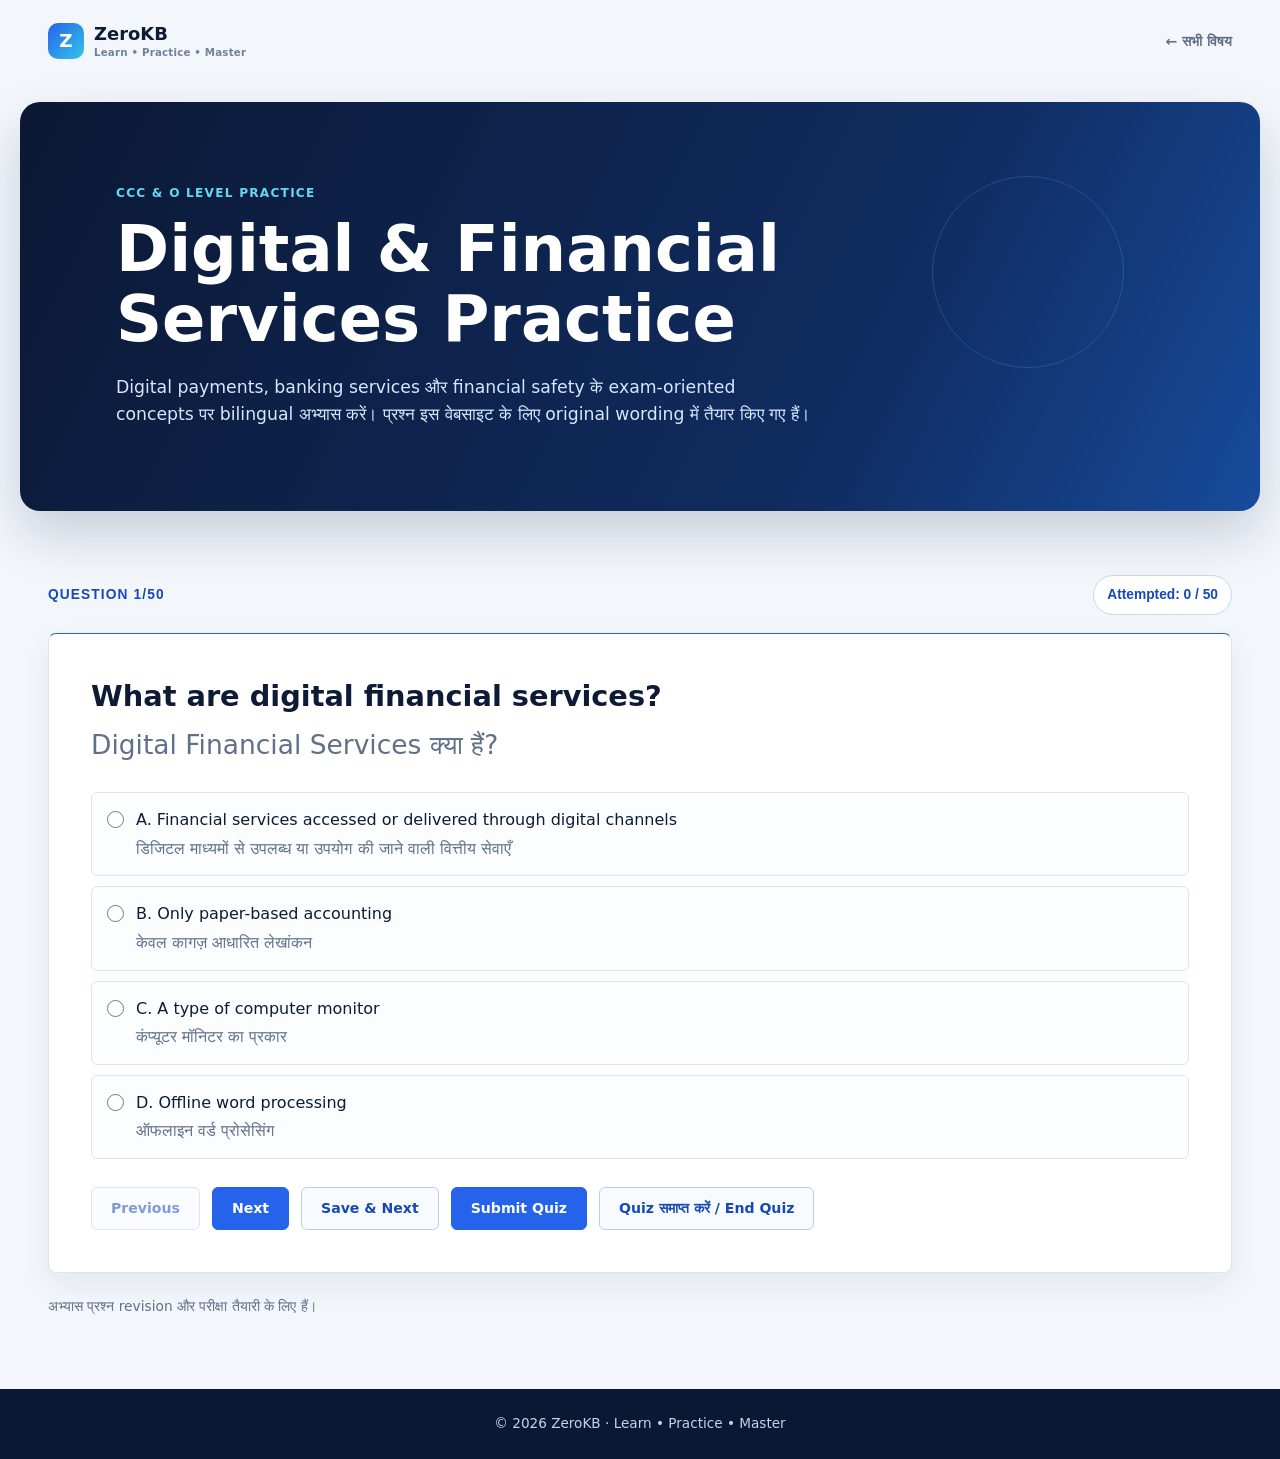
<file: practice-digital-financial-services.html>
<!DOCTYPE html>
<html lang="hi">
<head>
    <meta charset="UTF-8">
    <meta name="viewport" content="width=device-width, initial-scale=1.0">
    <meta name="description" content="Digital & Financial Services के bilingual CCC तथा O Level practice questions।">
    <title>ZeroKB | Digital &amp; Financial Services Practice</title>
    <style>
        :root {
            --ink: #172a3a;
            --muted: #5c6d79;
            --paper: #f5f1e8;
            --white: #fffdf8;
            --teal: #087f8c;
            --teal-dark: #075e68;
            --yellow: #f2c14e;
            --line: #d9d6cc;
            --success: #247a58;
            --error: #b84c3d;
            --shadow: 0 18px 45px rgba(23, 42, 58, 0.12);
        }

        * { box-sizing: border-box; }
        body {
            margin: 0;
            color: var(--ink);
            background: var(--paper);
            font-family: Georgia, "Noto Serif Devanagari", serif;
            line-height: 1.6;
        }
        .topbar {
            display: flex;
            justify-content: space-between;
            align-items: center;
            max-width: 1180px;
            margin: auto;
            padding: 22px 28px;
        }
        .brand {
            color: var(--ink);
            font-size: 1.15rem;
            font-weight: 700;
            letter-spacing: .04em;
            text-decoration: none;
        }
        .brand span { color: var(--teal); }
        .back-link {
            color: var(--muted);
            font-family: Arial, sans-serif;
            font-size: .9rem;
            text-decoration: none;
        }
        .back-link:hover { color: var(--teal); }
        .intro {
            max-width: 1180px;
            margin: 18px auto 0;
            padding: 52px 8%;
            background: var(--teal);
            color: var(--white);
            box-shadow: var(--shadow);
        }
        .eyebrow {
            margin: 0 0 12px;
            color: var(--yellow);
            font-family: Arial, sans-serif;
            font-size: .76rem;
            font-weight: 700;
            letter-spacing: .14em;
            text-transform: uppercase;
        }
        h1 {
            max-width: 760px;
            margin: 0;
            font-size: clamp(2.2rem, 5vw, 4.2rem);
            line-height: 1.08;
        }
        .intro p:last-child {
            max-width: 700px;
            margin: 20px 0 0;
            color: #d7f0ed;
            font-size: 1.08rem;
        }
        main { max-width: 900px; margin: auto; padding: 64px 28px 72px; }
        .practice-header {
            display: flex;
            justify-content: space-between;
            align-items: center;
            gap: 20px;
            margin-bottom: 18px;
        }
        .question-number {
            color: var(--teal-dark);
            font-family: Arial, sans-serif;
            font-size: .86rem;
            font-weight: 700;
            letter-spacing: .08em;
            text-transform: uppercase;
        }
        .score {
            padding: 8px 13px;
            border: 1px solid var(--line);
            background: var(--white);
            color: var(--teal-dark);
            font-family: Arial, sans-serif;
            font-size: .86rem;
            font-weight: 700;
        }
        .question-card {
            padding: clamp(24px, 5vw, 42px);
            border: 1px solid var(--line);
            border-top: 5px solid var(--yellow);
            background: var(--white);
            box-shadow: 0 10px 25px rgba(23, 42, 58, 0.06);
        }
        h2 { margin: 0 0 28px; font-size: clamp(1.25rem, 3vw, 1.8rem); line-height: 1.45; }
        .question-hindi { display: block; margin-top: 8px; color: var(--muted); font-size: .92em; font-weight: 400; }
        .options { display: grid; gap: 11px; }
        .option {
            display: flex;
            align-items: flex-start;
            gap: 12px;
            padding: 14px 15px;
            border: 1px solid var(--line);
            background: #fffefa;
            cursor: pointer;
            font-size: 1rem;
        }
        .option:hover { border-color: var(--teal); }
        .option input { flex: 0 0 17px; width: 17px; height: 17px; margin: 4px 0 0; accent-color: var(--teal); }
        .option:has(input:checked) { border-color: var(--teal); background: #edf7f5; }
        .option-copy { display: grid; gap: 3px; }
        .option-copy span:last-child { color: var(--muted); }
        .actions { display: flex; flex-wrap: wrap; gap: 12px; margin-top: 28px; }
        button {
            padding: 12px 19px;
            border: 1px solid var(--teal);
            background: var(--teal);
            color: var(--white);
            cursor: pointer;
            font-family: Arial, sans-serif;
            font-size: .88rem;
            font-weight: 700;
        }
        button:hover { background: var(--teal-dark); }
        button.secondary { background: transparent; color: var(--teal-dark); }
        button.secondary:hover:not(:disabled) { background: var(--teal); color: var(--white); }
        button:disabled { cursor: default; opacity: .55; }
        button.secondary:disabled { background: transparent; color: var(--teal-dark); }
        .notice { margin: 22px 0 0; color: var(--muted); font-size: .86rem; }
        .result-card h2 { margin-bottom: 18px; }
        .result-score { margin: 8px 0 24px; color: var(--teal-dark); font-family: Arial, sans-serif; font-size: 2.4rem; font-weight: 700; }
        .result-stats { display: grid; grid-template-columns: repeat(3, 1fr); gap: 10px; }
        .result-stats div { padding: 14px; border: 1px solid var(--line); background: #fffefa; }
        .result-stats strong, .result-stats span { display: block; }
        .result-stats strong { color: var(--teal-dark); font-family: Arial, sans-serif; font-size: 1.25rem; }
        .result-stats span { color: var(--muted); font-size: .88rem; }
        .review-item { margin-top: 14px; padding: 18px; border: 1px solid var(--line); background: #fffefa; }
        .review-item h3 { margin: 0 0 10px; font-size: 1.05rem; }
        .review-item p { margin: 6px 0; color: var(--muted); }
        footer {
            padding: 24px 28px;
            background: var(--ink);
            color: #c3d0d1;
            font-family: Arial, sans-serif;
            font-size: .85rem;
            text-align: center;
        }
        @media (max-width: 600px) {
            .topbar { padding: 18px 20px; }
            .back-link { font-size: .78rem; }
            .intro { margin-top: 0; padding: 52px 24px; }
            main { padding: 48px 20px 60px; }
            .practice-header { align-items: flex-start; flex-direction: column; gap: 10px; }
            .question-card { padding: 24px 18px; }
            .actions button { flex: 1 1 100%; }
            .result-stats { grid-template-columns: repeat(2, 1fr); }
        }
    </style>
    <link rel="stylesheet" href="zerokb.css">
</head>
<body>
    <header class="topbar">
        <a class="brand" href="ccc.html">ZeroKB</a>
        <a class="back-link" href="ccc.html">← सभी विषय</a>
    </header>

    <section class="intro">
        <p class="eyebrow">CCC &amp; O Level practice</p>
        <h1>Digital &amp; Financial Services Practice</h1>
        <p>Digital payments, banking services और financial safety के exam-oriented concepts पर bilingual अभ्यास करें। प्रश्न इस वेबसाइट के लिए original wording में तैयार किए गए हैं।</p>
    </section>

    <main>
        <div class="practice-header" id="practice-header">
            <span class="question-number" id="question-number">Question 1/50</span>
            <span class="score" id="attempt-count">Attempted: 0 / 50</span>
        </div>
        <section class="question-card" id="question-card" aria-live="polite">
            <h2 id="question-text"></h2>
            <div class="options" id="options"></div>
            <div class="actions">
                <button class="secondary" id="previous-button" type="button">Previous</button>
                <button id="next-button" type="button">Next</button>
                <button class="secondary" id="save-next-button" type="button">Save &amp; Next</button>
                <button id="submit-button" type="button">Submit Quiz</button>
                <button class="secondary" id="finish-button" type="button">Quiz समाप्त करें / End Quiz</button>
            </div>
        </section>
        <section class="question-card result-card" id="result-panel" aria-live="polite" hidden></section>
        <p class="notice">अभ्यास प्रश्न revision और परीक्षा तैयारी के लिए हैं।</p>
    </main>

    <footer>© 2026 ZeroKB · Learn • Practice • Master</footer>
    <script src="digital-financial-services.js"></script>
    <script>
        const questions = window.digitalFinancialQuestions;
        let currentQuestion = 0;
        const answers = questions.map(function () { return null; });

        const questionNumber = document.getElementById("question-number");
        const attemptCount = document.getElementById("attempt-count");
        const questionText = document.getElementById("question-text");
        const optionsContainer = document.getElementById("options");
        const previousButton = document.getElementById("previous-button");
        const nextButton = document.getElementById("next-button");
        const saveNextButton = document.getElementById("save-next-button");
        const submitButton = document.getElementById("submit-button");
        const finishButton = document.getElementById("finish-button");
        const questionCard = document.getElementById("question-card");
        const resultPanel = document.getElementById("result-panel");
        const practiceHeader = document.getElementById("practice-header");

        function renderQuestion() {
            const item = questions[currentQuestion];
            questionNumber.textContent = "Question " + (currentQuestion + 1) + "/" + questions.length;
            attemptCount.textContent = "Attempted: " + answers.filter(function (answer) { return answer !== null; }).length + " / " + questions.length;
            questionText.replaceChildren();
            const english = document.createElement("span");
            english.textContent = item.question;
            const hindi = document.createElement("span");
            hindi.className = "question-hindi";
            hindi.textContent = item.questionHindi;
            questionText.append(english, hindi);
            optionsContainer.replaceChildren();

            item.options.forEach(function (option, index) {
                const label = document.createElement("label");
                label.className = "option";
                const radio = document.createElement("input");
                radio.type = "radio";
                radio.name = "answer";
                radio.value = index;
                radio.checked = answers[currentQuestion] === index;
                radio.addEventListener("change", function () {
                    answers[currentQuestion] = index;
                    attemptCount.textContent = "Attempted: " + answers.filter(function (answer) { return answer !== null; }).length + " / " + questions.length;
                });
                const copy = document.createElement("span");
                copy.className = "option-copy";
                const optionEnglish = document.createElement("span");
                optionEnglish.textContent = String.fromCharCode(65 + index) + ". " + option.en;
                const optionHindi = document.createElement("span");
                optionHindi.textContent = option.hi;
                copy.append(optionEnglish, optionHindi);
                label.append(radio, copy);
                optionsContainer.appendChild(label);
            });

            previousButton.disabled = currentQuestion === 0;
            nextButton.disabled = currentQuestion === questions.length - 1;
        }

        function formatAnswer(item, answer) {
            if (answer === null) return "Unattempted / प्रयास नहीं किया";
            return String.fromCharCode(65 + answer) + ". " + item.options[answer].en + " / " + item.options[answer].hi;
        }

        function showResult() {
            const total = questions.length;
            const attempted = answers.filter(function (answer) { return answer !== null; }).length;
            const correct = answers.filter(function (answer, index) { return answer !== null && answer === questions[index].correctAnswer; }).length;
            const wrong = attempted - correct;
            const unattempted = total - attempted;
            const accuracy = attempted ? Math.round((correct / attempted) * 100) : 0;

            practiceHeader.hidden = true;
            questionCard.hidden = true;
            resultPanel.hidden = false;
            resultPanel.replaceChildren();
            const title = document.createElement("h2");
            title.textContent = "Quiz Result / अभ्यास परिणाम";
            const score = document.createElement("p");
            score.className = "result-score";
            score.textContent = "Score: " + correct + " / " + total;
            const stats = document.createElement("div");
            stats.className = "result-stats";
            [["Total Questions", total], ["Attempted", attempted], ["Unattempted", unattempted], ["Correct", correct], ["Wrong", wrong], ["Score", correct + " / " + total], ["Accuracy", accuracy + "%"]].forEach(function (stat) {
                const item = document.createElement("div");
                const value = document.createElement("strong");
                value.textContent = stat[1];
                const label = document.createElement("span");
                label.textContent = stat[0];
                item.append(value, label);
                stats.appendChild(item);
            });

            const reviewButton = document.createElement("button");
            reviewButton.type = "button";
            reviewButton.textContent = "उत्तर जाँचें / Review Answers";
            const reviewList = document.createElement("div");
            reviewList.hidden = true;
            questions.forEach(function (item, index) {
                const reviewItem = document.createElement("article");
                reviewItem.className = "review-item";
                const question = document.createElement("h3");
                question.textContent = (index + 1) + ". " + item.question + " / " + item.questionHindi;
                const selected = document.createElement("p");
                selected.textContent = "User Selected Answer / आपका चुना उत्तर: " + formatAnswer(item, answers[index]);
                const correctAnswer = document.createElement("p");
                correctAnswer.textContent = "Correct Answer / सही उत्तर: " + formatAnswer(item, item.correctAnswer);
                const explanation = document.createElement("p");
                explanation.textContent = "Explanation / व्याख्या: " + item.explanation;
                reviewItem.append(question, selected, correctAnswer, explanation);
                reviewList.appendChild(reviewItem);
            });
            reviewButton.addEventListener("click", function () {
                reviewList.hidden = !reviewList.hidden;
                reviewButton.textContent = reviewList.hidden ? "उत्तर जाँचें / Review Answers" : "Review छिपाएँ / Hide Review";
            });
            const actions = document.createElement("div");
            actions.className = "actions";
            actions.appendChild(reviewButton);
            resultPanel.append(title, score, stats, actions, reviewList);
        }

        previousButton.addEventListener("click", function () {
            if (currentQuestion > 0) currentQuestion--;
            renderQuestion();
        });
        nextButton.addEventListener("click", function () {
            if (currentQuestion < questions.length - 1) currentQuestion++;
            renderQuestion();
        });
        saveNextButton.addEventListener("click", function () {
            if (currentQuestion < questions.length - 1) currentQuestion++;
            renderQuestion();
        });
        submitButton.addEventListener("click", showResult);
        finishButton.addEventListener("click", function () {
            if (window.confirm("क्या आप अभी quiz समाप्त करके partial result देखना चाहते हैं?")) showResult();
        });

        renderQuestion();
    </script>
    <script src="zerokb-profile.js"></script>
</body>
</html>
</file>
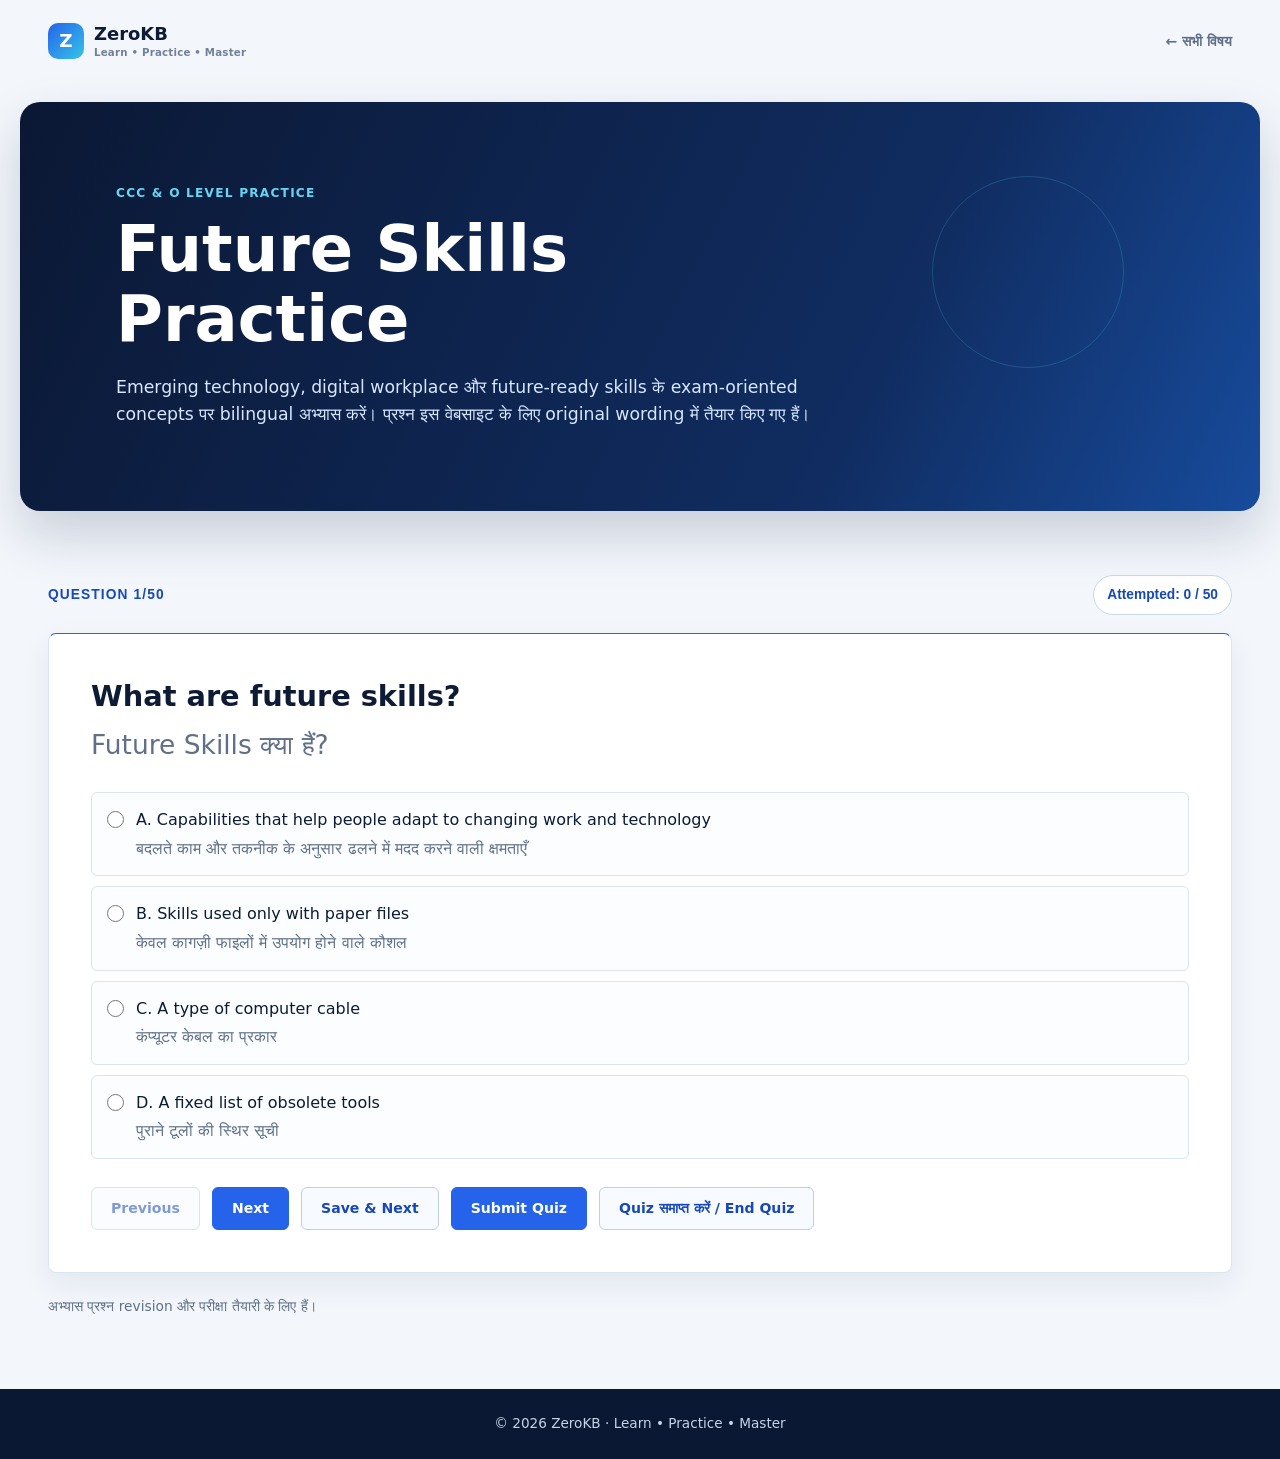
<file: practice-future-skills.html>
<!DOCTYPE html>
<html lang="hi">
<head>
    <meta charset="UTF-8">
    <meta name="viewport" content="width=device-width, initial-scale=1.0">
    <meta name="description" content="Future Skills के bilingual CCC तथा O Level practice questions।">
    <title>ZeroKB | Future Skills Practice</title>
    <style>
        :root {
            --ink: #172a3a;
            --muted: #5c6d79;
            --paper: #f5f1e8;
            --white: #fffdf8;
            --teal: #087f8c;
            --teal-dark: #075e68;
            --yellow: #f2c14e;
            --line: #d9d6cc;
            --success: #247a58;
            --error: #b84c3d;
            --shadow: 0 18px 45px rgba(23, 42, 58, 0.12);
        }

        * { box-sizing: border-box; }
        body {
            margin: 0;
            color: var(--ink);
            background: var(--paper);
            font-family: Georgia, "Noto Serif Devanagari", serif;
            line-height: 1.6;
        }
        .topbar {
            display: flex;
            justify-content: space-between;
            align-items: center;
            max-width: 1180px;
            margin: auto;
            padding: 22px 28px;
        }
        .brand {
            color: var(--ink);
            font-size: 1.15rem;
            font-weight: 700;
            letter-spacing: .04em;
            text-decoration: none;
        }
        .brand span { color: var(--teal); }
        .back-link {
            color: var(--muted);
            font-family: Arial, sans-serif;
            font-size: .9rem;
            text-decoration: none;
        }
        .back-link:hover { color: var(--teal); }
        .intro {
            max-width: 1180px;
            margin: 18px auto 0;
            padding: 52px 8%;
            background: var(--teal);
            color: var(--white);
            box-shadow: var(--shadow);
        }
        .eyebrow {
            margin: 0 0 12px;
            color: var(--yellow);
            font-family: Arial, sans-serif;
            font-size: .76rem;
            font-weight: 700;
            letter-spacing: .14em;
            text-transform: uppercase;
        }
        h1 {
            max-width: 760px;
            margin: 0;
            font-size: clamp(2.2rem, 5vw, 4.2rem);
            line-height: 1.08;
        }
        .intro p:last-child {
            max-width: 700px;
            margin: 20px 0 0;
            color: #d7f0ed;
            font-size: 1.08rem;
        }
        main { max-width: 900px; margin: auto; padding: 64px 28px 72px; }
        .practice-header {
            display: flex;
            justify-content: space-between;
            align-items: center;
            gap: 20px;
            margin-bottom: 18px;
        }
        .question-number {
            color: var(--teal-dark);
            font-family: Arial, sans-serif;
            font-size: .86rem;
            font-weight: 700;
            letter-spacing: .08em;
            text-transform: uppercase;
        }
        .score {
            padding: 8px 13px;
            border: 1px solid var(--line);
            background: var(--white);
            color: var(--teal-dark);
            font-family: Arial, sans-serif;
            font-size: .86rem;
            font-weight: 700;
        }
        .question-card {
            padding: clamp(24px, 5vw, 42px);
            border: 1px solid var(--line);
            border-top: 5px solid var(--yellow);
            background: var(--white);
            box-shadow: 0 10px 25px rgba(23, 42, 58, 0.06);
        }
        h2 { margin: 0 0 28px; font-size: clamp(1.25rem, 3vw, 1.8rem); line-height: 1.45; }
        .question-hindi { display: block; margin-top: 8px; color: var(--muted); font-size: .92em; font-weight: 400; }
        .options { display: grid; gap: 11px; }
        .option {
            display: flex;
            align-items: flex-start;
            gap: 12px;
            padding: 14px 15px;
            border: 1px solid var(--line);
            background: #fffefa;
            cursor: pointer;
            font-size: 1rem;
        }
        .option:hover { border-color: var(--teal); }
        .option input { flex: 0 0 17px; width: 17px; height: 17px; margin: 4px 0 0; accent-color: var(--teal); }
        .option:has(input:checked) { border-color: var(--teal); background: #edf7f5; }
        .option-copy { display: grid; gap: 3px; }
        .option-copy span:last-child { color: var(--muted); }
        .actions { display: flex; flex-wrap: wrap; gap: 12px; margin-top: 28px; }
        button {
            padding: 12px 19px;
            border: 1px solid var(--teal);
            background: var(--teal);
            color: var(--white);
            cursor: pointer;
            font-family: Arial, sans-serif;
            font-size: .88rem;
            font-weight: 700;
        }
        button:hover { background: var(--teal-dark); }
        button.secondary { background: transparent; color: var(--teal-dark); }
        button.secondary:hover:not(:disabled) { background: var(--teal); color: var(--white); }
        button:disabled { cursor: default; opacity: .55; }
        button.secondary:disabled { background: transparent; color: var(--teal-dark); }
        .notice { margin: 22px 0 0; color: var(--muted); font-size: .86rem; }
        .result-card h2 { margin-bottom: 18px; }
        .result-score { margin: 8px 0 24px; color: var(--teal-dark); font-family: Arial, sans-serif; font-size: 2.4rem; font-weight: 700; }
        .result-stats { display: grid; grid-template-columns: repeat(3, 1fr); gap: 10px; }
        .result-stats div { padding: 14px; border: 1px solid var(--line); background: #fffefa; }
        .result-stats strong, .result-stats span { display: block; }
        .result-stats strong { color: var(--teal-dark); font-family: Arial, sans-serif; font-size: 1.25rem; }
        .result-stats span { color: var(--muted); font-size: .88rem; }
        .review-item { margin-top: 14px; padding: 18px; border: 1px solid var(--line); background: #fffefa; }
        .review-item h3 { margin: 0 0 10px; font-size: 1.05rem; }
        .review-item p { margin: 6px 0; color: var(--muted); }
        footer {
            padding: 24px 28px;
            background: var(--ink);
            color: #c3d0d1;
            font-family: Arial, sans-serif;
            font-size: .85rem;
            text-align: center;
        }
        @media (max-width: 600px) {
            .topbar { padding: 18px 20px; }
            .back-link { font-size: .78rem; }
            .intro { margin-top: 0; padding: 52px 24px; }
            main { padding: 48px 20px 60px; }
            .practice-header { align-items: flex-start; flex-direction: column; gap: 10px; }
            .question-card { padding: 24px 18px; }
            .actions button { flex: 1 1 100%; }
            .result-stats { grid-template-columns: repeat(2, 1fr); }
        }
    </style>
    <link rel="stylesheet" href="zerokb.css">
</head>
<body>
    <header class="topbar">
        <a class="brand" href="ccc.html">ZeroKB</a>
        <a class="back-link" href="ccc.html">← सभी विषय</a>
    </header>

    <section class="intro">
        <p class="eyebrow">CCC &amp; O Level practice</p>
        <h1>Future Skills Practice</h1>
        <p>Emerging technology, digital workplace और future-ready skills के exam-oriented concepts पर bilingual अभ्यास करें। प्रश्न इस वेबसाइट के लिए original wording में तैयार किए गए हैं।</p>
    </section>

    <main>
        <div class="practice-header" id="practice-header">
            <span class="question-number" id="question-number">Question 1/50</span>
            <span class="score" id="attempt-count">Attempted: 0 / 50</span>
        </div>
        <section class="question-card" id="question-card" aria-live="polite">
            <h2 id="question-text"></h2>
            <div class="options" id="options"></div>
            <div class="actions">
                <button class="secondary" id="previous-button" type="button">Previous</button>
                <button id="next-button" type="button">Next</button>
                <button class="secondary" id="save-next-button" type="button">Save &amp; Next</button>
                <button id="submit-button" type="button">Submit Quiz</button>
                <button class="secondary" id="finish-button" type="button">Quiz समाप्त करें / End Quiz</button>
            </div>
        </section>
        <section class="question-card result-card" id="result-panel" aria-live="polite" hidden></section>
        <p class="notice">अभ्यास प्रश्न revision और परीक्षा तैयारी के लिए हैं।</p>
    </main>

    <footer>© 2026 ZeroKB · Learn • Practice • Master</footer>
    <script src="future-skills.js"></script>
    <script>
        const questions = window.futureSkillsQuestions;
        let currentQuestion = 0;
        const answers = questions.map(function () { return null; });

        const questionNumber = document.getElementById("question-number");
        const attemptCount = document.getElementById("attempt-count");
        const questionText = document.getElementById("question-text");
        const optionsContainer = document.getElementById("options");
        const previousButton = document.getElementById("previous-button");
        const nextButton = document.getElementById("next-button");
        const saveNextButton = document.getElementById("save-next-button");
        const submitButton = document.getElementById("submit-button");
        const finishButton = document.getElementById("finish-button");
        const questionCard = document.getElementById("question-card");
        const resultPanel = document.getElementById("result-panel");
        const practiceHeader = document.getElementById("practice-header");

        function renderQuestion() {
            const item = questions[currentQuestion];
            questionNumber.textContent = "Question " + (currentQuestion + 1) + "/" + questions.length;
            attemptCount.textContent = "Attempted: " + answers.filter(function (answer) { return answer !== null; }).length + " / " + questions.length;
            questionText.replaceChildren();
            const english = document.createElement("span");
            english.textContent = item.question;
            const hindi = document.createElement("span");
            hindi.className = "question-hindi";
            hindi.textContent = item.questionHindi;
            questionText.append(english, hindi);
            optionsContainer.replaceChildren();

            item.options.forEach(function (option, index) {
                const label = document.createElement("label");
                label.className = "option";
                const radio = document.createElement("input");
                radio.type = "radio";
                radio.name = "answer";
                radio.value = index;
                radio.checked = answers[currentQuestion] === index;
                radio.addEventListener("change", function () {
                    answers[currentQuestion] = index;
                    attemptCount.textContent = "Attempted: " + answers.filter(function (answer) { return answer !== null; }).length + " / " + questions.length;
                });
                const copy = document.createElement("span");
                copy.className = "option-copy";
                const optionEnglish = document.createElement("span");
                optionEnglish.textContent = String.fromCharCode(65 + index) + ". " + option.en;
                const optionHindi = document.createElement("span");
                optionHindi.textContent = option.hi;
                copy.append(optionEnglish, optionHindi);
                label.append(radio, copy);
                optionsContainer.appendChild(label);
            });

            previousButton.disabled = currentQuestion === 0;
            nextButton.disabled = currentQuestion === questions.length - 1;
        }

        function formatAnswer(item, answer) {
            if (answer === null) return "Unattempted / प्रयास नहीं किया";
            return String.fromCharCode(65 + answer) + ". " + item.options[answer].en + " / " + item.options[answer].hi;
        }

        function showResult() {
            const total = questions.length;
            const attempted = answers.filter(function (answer) { return answer !== null; }).length;
            const correct = answers.filter(function (answer, index) { return answer !== null && answer === questions[index].correctAnswer; }).length;
            const wrong = attempted - correct;
            const unattempted = total - attempted;
            const accuracy = attempted ? Math.round((correct / attempted) * 100) : 0;

            practiceHeader.hidden = true;
            questionCard.hidden = true;
            resultPanel.hidden = false;
            resultPanel.replaceChildren();
            const title = document.createElement("h2");
            title.textContent = "Quiz Result / अभ्यास परिणाम";
            const score = document.createElement("p");
            score.className = "result-score";
            score.textContent = "Score: " + correct + " / " + total;
            const stats = document.createElement("div");
            stats.className = "result-stats";
            [["Total Questions", total], ["Attempted", attempted], ["Unattempted", unattempted], ["Correct", correct], ["Wrong", wrong], ["Score", correct + " / " + total], ["Accuracy", accuracy + "%"]].forEach(function (stat) {
                const item = document.createElement("div");
                const value = document.createElement("strong");
                value.textContent = stat[1];
                const label = document.createElement("span");
                label.textContent = stat[0];
                item.append(value, label);
                stats.appendChild(item);
            });

            const reviewButton = document.createElement("button");
            reviewButton.type = "button";
            reviewButton.textContent = "उत्तर जाँचें / Review Answers";
            const reviewList = document.createElement("div");
            reviewList.hidden = true;
            questions.forEach(function (item, index) {
                const reviewItem = document.createElement("article");
                reviewItem.className = "review-item";
                const question = document.createElement("h3");
                question.textContent = (index + 1) + ". " + item.question + " / " + item.questionHindi;
                const selected = document.createElement("p");
                selected.textContent = "User Selected Answer / आपका चुना उत्तर: " + formatAnswer(item, answers[index]);
                const correctAnswer = document.createElement("p");
                correctAnswer.textContent = "Correct Answer / सही उत्तर: " + formatAnswer(item, item.correctAnswer);
                const explanation = document.createElement("p");
                explanation.textContent = "Explanation / व्याख्या: " + item.explanation;
                reviewItem.append(question, selected, correctAnswer, explanation);
                reviewList.appendChild(reviewItem);
            });
            reviewButton.addEventListener("click", function () {
                reviewList.hidden = !reviewList.hidden;
                reviewButton.textContent = reviewList.hidden ? "उत्तर जाँचें / Review Answers" : "Review छिपाएँ / Hide Review";
            });
            const actions = document.createElement("div");
            actions.className = "actions";
            actions.appendChild(reviewButton);
            resultPanel.append(title, score, stats, actions, reviewList);
        }

        previousButton.addEventListener("click", function () {
            if (currentQuestion > 0) currentQuestion--;
            renderQuestion();
        });
        nextButton.addEventListener("click", function () {
            if (currentQuestion < questions.length - 1) currentQuestion++;
            renderQuestion();
        });
        saveNextButton.addEventListener("click", function () {
            if (currentQuestion < questions.length - 1) currentQuestion++;
            renderQuestion();
        });
        submitButton.addEventListener("click", showResult);
        finishButton.addEventListener("click", function () {
            if (window.confirm("क्या आप अभी quiz समाप्त करके partial result देखना चाहते हैं?")) showResult();
        });

        renderQuestion();
    </script>
    <script src="zerokb-profile.js"></script>
</body>
</html>
</file>
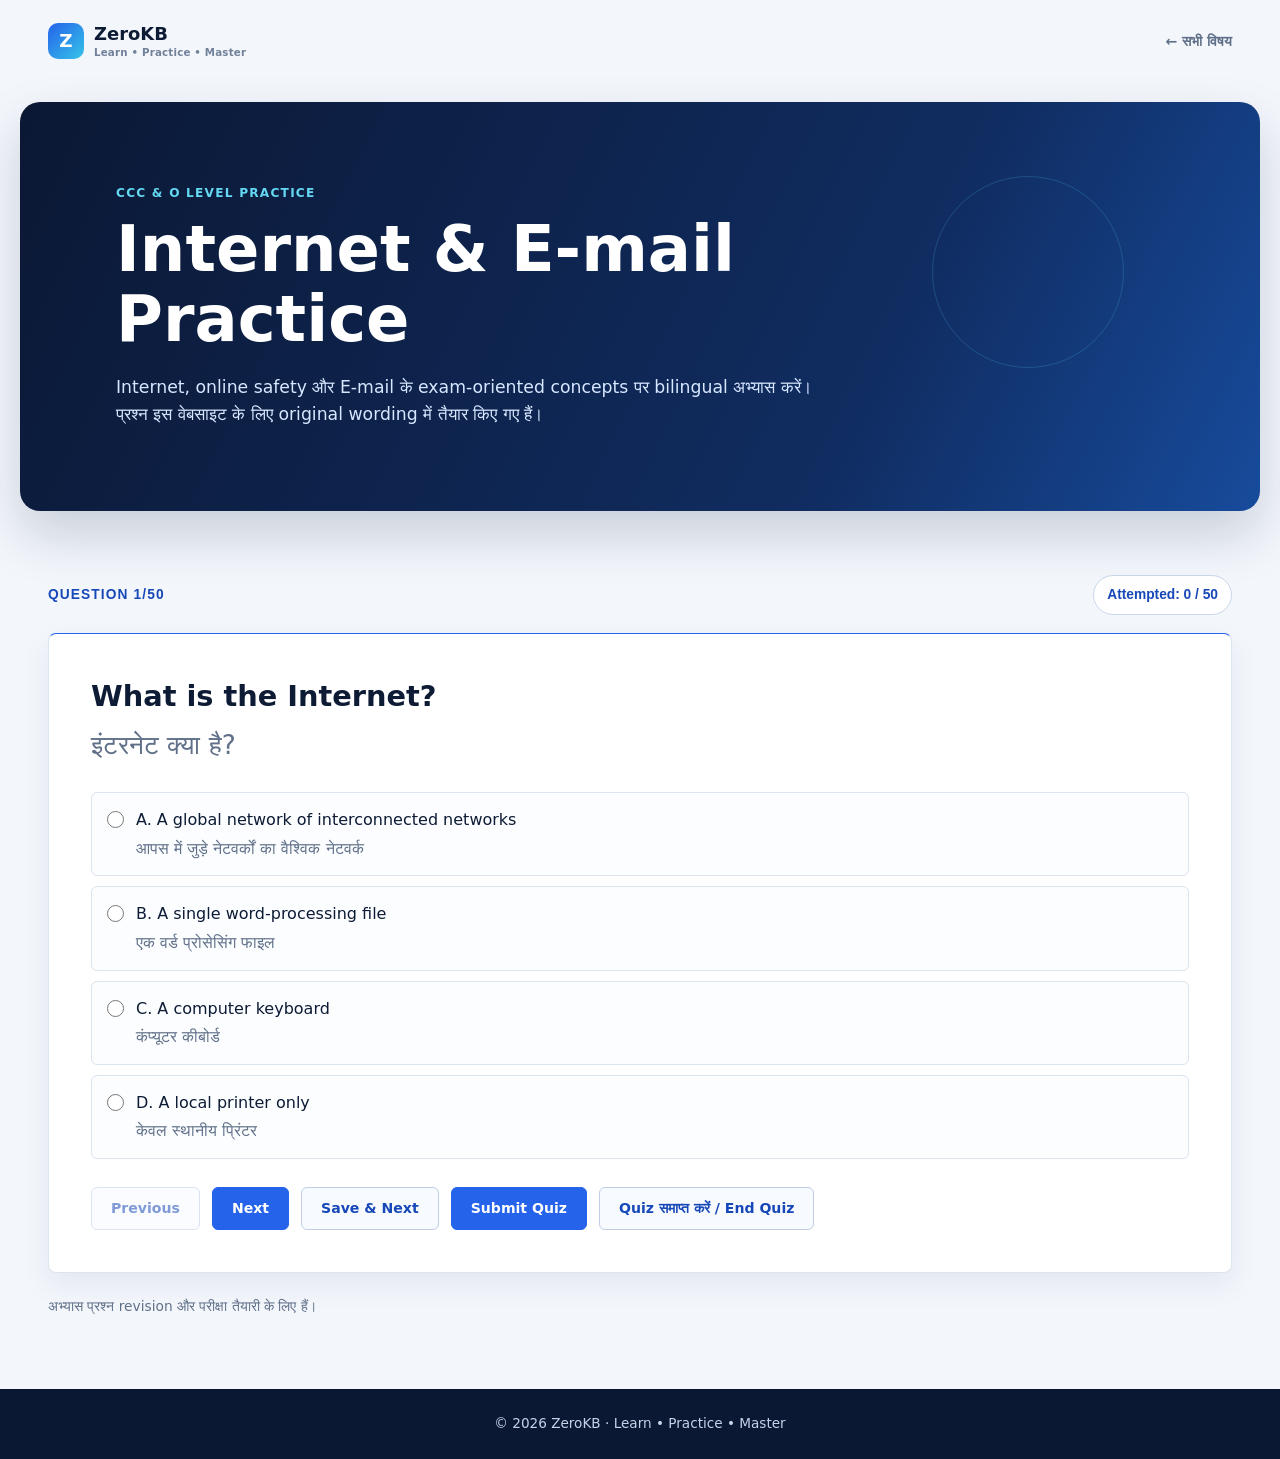
<file: practice-internet-email.html>
<!DOCTYPE html>
<html lang="hi">
<head>
    <meta charset="UTF-8">
    <meta name="viewport" content="width=device-width, initial-scale=1.0">
    <meta name="description" content="Internet और E-mail के bilingual CCC तथा O Level practice questions।">
    <title>ZeroKB | Internet &amp; E-mail Practice</title>
    <style>
        :root {
            --ink: #172a3a;
            --muted: #5c6d79;
            --paper: #f5f1e8;
            --white: #fffdf8;
            --teal: #087f8c;
            --teal-dark: #075e68;
            --yellow: #f2c14e;
            --line: #d9d6cc;
            --success: #247a58;
            --error: #b84c3d;
            --shadow: 0 18px 45px rgba(23, 42, 58, 0.12);
        }

        * { box-sizing: border-box; }
        body {
            margin: 0;
            color: var(--ink);
            background: var(--paper);
            font-family: Georgia, "Noto Serif Devanagari", serif;
            line-height: 1.6;
        }
        .topbar {
            display: flex;
            justify-content: space-between;
            align-items: center;
            max-width: 1180px;
            margin: auto;
            padding: 22px 28px;
        }
        .brand {
            color: var(--ink);
            font-size: 1.15rem;
            font-weight: 700;
            letter-spacing: .04em;
            text-decoration: none;
        }
        .brand span { color: var(--teal); }
        .back-link {
            color: var(--muted);
            font-family: Arial, sans-serif;
            font-size: .9rem;
            text-decoration: none;
        }
        .back-link:hover { color: var(--teal); }
        .intro {
            max-width: 1180px;
            margin: 18px auto 0;
            padding: 52px 8%;
            background: var(--teal);
            color: var(--white);
            box-shadow: var(--shadow);
        }
        .eyebrow {
            margin: 0 0 12px;
            color: var(--yellow);
            font-family: Arial, sans-serif;
            font-size: .76rem;
            font-weight: 700;
            letter-spacing: .14em;
            text-transform: uppercase;
        }
        h1 {
            max-width: 760px;
            margin: 0;
            font-size: clamp(2.2rem, 5vw, 4.2rem);
            line-height: 1.08;
        }
        .intro p:last-child {
            max-width: 700px;
            margin: 20px 0 0;
            color: #d7f0ed;
            font-size: 1.08rem;
        }
        main { max-width: 900px; margin: auto; padding: 64px 28px 72px; }
        .practice-header {
            display: flex;
            justify-content: space-between;
            align-items: center;
            gap: 20px;
            margin-bottom: 18px;
        }
        .question-number {
            color: var(--teal-dark);
            font-family: Arial, sans-serif;
            font-size: .86rem;
            font-weight: 700;
            letter-spacing: .08em;
            text-transform: uppercase;
        }
        .score {
            padding: 8px 13px;
            border: 1px solid var(--line);
            background: var(--white);
            color: var(--teal-dark);
            font-family: Arial, sans-serif;
            font-size: .86rem;
            font-weight: 700;
        }
        .question-card {
            padding: clamp(24px, 5vw, 42px);
            border: 1px solid var(--line);
            border-top: 5px solid var(--yellow);
            background: var(--white);
            box-shadow: 0 10px 25px rgba(23, 42, 58, 0.06);
        }
        h2 { margin: 0 0 28px; font-size: clamp(1.25rem, 3vw, 1.8rem); line-height: 1.45; }
        .question-hindi { display: block; margin-top: 8px; color: var(--muted); font-size: .92em; font-weight: 400; }
        .options { display: grid; gap: 11px; }
        .option {
            display: flex;
            align-items: flex-start;
            gap: 12px;
            padding: 14px 15px;
            border: 1px solid var(--line);
            background: #fffefa;
            cursor: pointer;
            font-size: 1rem;
        }
        .option:hover { border-color: var(--teal); }
        .option input { flex: 0 0 17px; width: 17px; height: 17px; margin: 4px 0 0; accent-color: var(--teal); }
        .option:has(input:checked) { border-color: var(--teal); background: #edf7f5; }
        .option-copy { display: grid; gap: 3px; }
        .option-copy span:last-child { color: var(--muted); }
        .actions { display: flex; flex-wrap: wrap; gap: 12px; margin-top: 28px; }
        button {
            padding: 12px 19px;
            border: 1px solid var(--teal);
            background: var(--teal);
            color: var(--white);
            cursor: pointer;
            font-family: Arial, sans-serif;
            font-size: .88rem;
            font-weight: 700;
        }
        button:hover { background: var(--teal-dark); }
        button.secondary { background: transparent; color: var(--teal-dark); }
        button.secondary:hover:not(:disabled) { background: var(--teal); color: var(--white); }
        button:disabled { cursor: default; opacity: .55; }
        button.secondary:disabled { background: transparent; color: var(--teal-dark); }
        .notice { margin: 22px 0 0; color: var(--muted); font-size: .86rem; }
        .result-card h2 { margin-bottom: 18px; }
        .result-score { margin: 8px 0 24px; color: var(--teal-dark); font-family: Arial, sans-serif; font-size: 2.4rem; font-weight: 700; }
        .result-stats { display: grid; grid-template-columns: repeat(3, 1fr); gap: 10px; }
        .result-stats div { padding: 14px; border: 1px solid var(--line); background: #fffefa; }
        .result-stats strong, .result-stats span { display: block; }
        .result-stats strong { color: var(--teal-dark); font-family: Arial, sans-serif; font-size: 1.25rem; }
        .result-stats span { color: var(--muted); font-size: .88rem; }
        .review-item { margin-top: 14px; padding: 18px; border: 1px solid var(--line); background: #fffefa; }
        .review-item h3 { margin: 0 0 10px; font-size: 1.05rem; }
        .review-item p { margin: 6px 0; color: var(--muted); }
        footer {
            padding: 24px 28px;
            background: var(--ink);
            color: #c3d0d1;
            font-family: Arial, sans-serif;
            font-size: .85rem;
            text-align: center;
        }
        @media (max-width: 600px) {
            .topbar { padding: 18px 20px; }
            .back-link { font-size: .78rem; }
            .intro { margin-top: 0; padding: 52px 24px; }
            main { padding: 48px 20px 60px; }
            .practice-header { align-items: flex-start; flex-direction: column; gap: 10px; }
            .question-card { padding: 24px 18px; }
            .actions button { flex: 1 1 100%; }
            .result-stats { grid-template-columns: repeat(2, 1fr); }
        }
    </style>
    <link rel="stylesheet" href="zerokb.css">
</head>
<body>
    <header class="topbar">
        <a class="brand" href="ccc.html">ZeroKB</a>
        <a class="back-link" href="ccc.html">← सभी विषय</a>
    </header>

    <section class="intro">
        <p class="eyebrow">CCC &amp; O Level practice</p>
        <h1>Internet &amp; E-mail Practice</h1>
        <p>Internet, online safety और E-mail के exam-oriented concepts पर bilingual अभ्यास करें। प्रश्न इस वेबसाइट के लिए original wording में तैयार किए गए हैं।</p>
    </section>

    <main>
        <div class="practice-header" id="practice-header">
            <span class="question-number" id="question-number">Question 1/50</span>
            <span class="score" id="attempt-count">Attempted: 0 / 50</span>
        </div>
        <section class="question-card" id="question-card" aria-live="polite">
            <h2 id="question-text"></h2>
            <div class="options" id="options"></div>
            <div class="actions">
                <button class="secondary" id="previous-button" type="button">Previous</button>
                <button id="next-button" type="button">Next</button>
                <button class="secondary" id="save-next-button" type="button">Save &amp; Next</button>
                <button id="submit-button" type="button">Submit Quiz</button>
                <button class="secondary" id="finish-button" type="button">Quiz समाप्त करें / End Quiz</button>
            </div>
        </section>
        <section class="question-card result-card" id="result-panel" aria-live="polite" hidden></section>
        <p class="notice">अभ्यास प्रश्न revision और परीक्षा तैयारी के लिए हैं।</p>
    </main>

    <footer>© 2026 ZeroKB · Learn • Practice • Master</footer>
    <script src="internet-email.js"></script>
    <script>
        const questions = window.internetEmailQuestions;
        let currentQuestion = 0;
        const answers = questions.map(function () { return null; });

        const questionNumber = document.getElementById("question-number");
        const attemptCount = document.getElementById("attempt-count");
        const questionText = document.getElementById("question-text");
        const optionsContainer = document.getElementById("options");
        const previousButton = document.getElementById("previous-button");
        const nextButton = document.getElementById("next-button");
        const saveNextButton = document.getElementById("save-next-button");
        const submitButton = document.getElementById("submit-button");
        const finishButton = document.getElementById("finish-button");
        const questionCard = document.getElementById("question-card");
        const resultPanel = document.getElementById("result-panel");
        const practiceHeader = document.getElementById("practice-header");

        function renderQuestion() {
            const item = questions[currentQuestion];
            questionNumber.textContent = "Question " + (currentQuestion + 1) + "/" + questions.length;
            attemptCount.textContent = "Attempted: " + answers.filter(function (answer) { return answer !== null; }).length + " / " + questions.length;
            questionText.replaceChildren();
            const english = document.createElement("span");
            english.textContent = item.question;
            const hindi = document.createElement("span");
            hindi.className = "question-hindi";
            hindi.textContent = item.questionHindi;
            questionText.append(english, hindi);
            optionsContainer.replaceChildren();

            item.options.forEach(function (option, index) {
                const label = document.createElement("label");
                label.className = "option";
                const radio = document.createElement("input");
                radio.type = "radio";
                radio.name = "answer";
                radio.value = index;
                radio.checked = answers[currentQuestion] === index;
                radio.addEventListener("change", function () {
                    answers[currentQuestion] = index;
                    attemptCount.textContent = "Attempted: " + answers.filter(function (answer) { return answer !== null; }).length + " / " + questions.length;
                });
                const copy = document.createElement("span");
                copy.className = "option-copy";
                const optionEnglish = document.createElement("span");
                optionEnglish.textContent = String.fromCharCode(65 + index) + ". " + option.en;
                const optionHindi = document.createElement("span");
                optionHindi.textContent = option.hi;
                copy.append(optionEnglish, optionHindi);
                label.append(radio, copy);
                optionsContainer.appendChild(label);
            });

            previousButton.disabled = currentQuestion === 0;
            nextButton.disabled = currentQuestion === questions.length - 1;
        }

        function formatAnswer(item, answer) {
            if (answer === null) return "Unattempted / प्रयास नहीं किया";
            return String.fromCharCode(65 + answer) + ". " + item.options[answer].en + " / " + item.options[answer].hi;
        }

        function showResult() {
            const total = questions.length;
            const attempted = answers.filter(function (answer) { return answer !== null; }).length;
            const correct = answers.filter(function (answer, index) { return answer !== null && answer === questions[index].correctAnswer; }).length;
            const wrong = attempted - correct;
            const unattempted = total - attempted;
            const accuracy = attempted ? Math.round((correct / attempted) * 100) : 0;

            practiceHeader.hidden = true;
            questionCard.hidden = true;
            resultPanel.hidden = false;
            resultPanel.replaceChildren();
            const title = document.createElement("h2");
            title.textContent = "Quiz Result / अभ्यास परिणाम";
            const score = document.createElement("p");
            score.className = "result-score";
            score.textContent = "Score: " + correct + " / " + total;
            const stats = document.createElement("div");
            stats.className = "result-stats";
            [["Total Questions", total], ["Attempted", attempted], ["Unattempted", unattempted], ["Correct", correct], ["Wrong", wrong], ["Score", correct + " / " + total], ["Accuracy", accuracy + "%"]].forEach(function (stat) {
                const item = document.createElement("div");
                const value = document.createElement("strong");
                value.textContent = stat[1];
                const label = document.createElement("span");
                label.textContent = stat[0];
                item.append(value, label);
                stats.appendChild(item);
            });

            const reviewButton = document.createElement("button");
            reviewButton.type = "button";
            reviewButton.textContent = "उत्तर जाँचें / Review Answers";
            const reviewList = document.createElement("div");
            reviewList.hidden = true;
            questions.forEach(function (item, index) {
                const reviewItem = document.createElement("article");
                reviewItem.className = "review-item";
                const question = document.createElement("h3");
                question.textContent = (index + 1) + ". " + item.question + " / " + item.questionHindi;
                const selected = document.createElement("p");
                selected.textContent = "User Selected Answer / आपका चुना उत्तर: " + formatAnswer(item, answers[index]);
                const correctAnswer = document.createElement("p");
                correctAnswer.textContent = "Correct Answer / सही उत्तर: " + formatAnswer(item, item.correctAnswer);
                const explanation = document.createElement("p");
                explanation.textContent = "Explanation / व्याख्या: " + item.explanation;
                reviewItem.append(question, selected, correctAnswer, explanation);
                reviewList.appendChild(reviewItem);
            });
            reviewButton.addEventListener("click", function () {
                reviewList.hidden = !reviewList.hidden;
                reviewButton.textContent = reviewList.hidden ? "उत्तर जाँचें / Review Answers" : "Review छिपाएँ / Hide Review";
            });
            const actions = document.createElement("div");
            actions.className = "actions";
            actions.appendChild(reviewButton);
            resultPanel.append(title, score, stats, actions, reviewList);
        }

        previousButton.addEventListener("click", function () {
            if (currentQuestion > 0) currentQuestion--;
            renderQuestion();
        });
        nextButton.addEventListener("click", function () {
            if (currentQuestion < questions.length - 1) currentQuestion++;
            renderQuestion();
        });
        saveNextButton.addEventListener("click", function () {
            if (currentQuestion < questions.length - 1) currentQuestion++;
            renderQuestion();
        });
        submitButton.addEventListener("click", showResult);
        finishButton.addEventListener("click", function () {
            if (window.confirm("क्या आप अभी quiz समाप्त करके partial result देखना चाहते हैं?")) showResult();
        });

        renderQuestion();
    </script>
    <script src="zerokb-profile.js"></script>
</body>
</html>
</file>
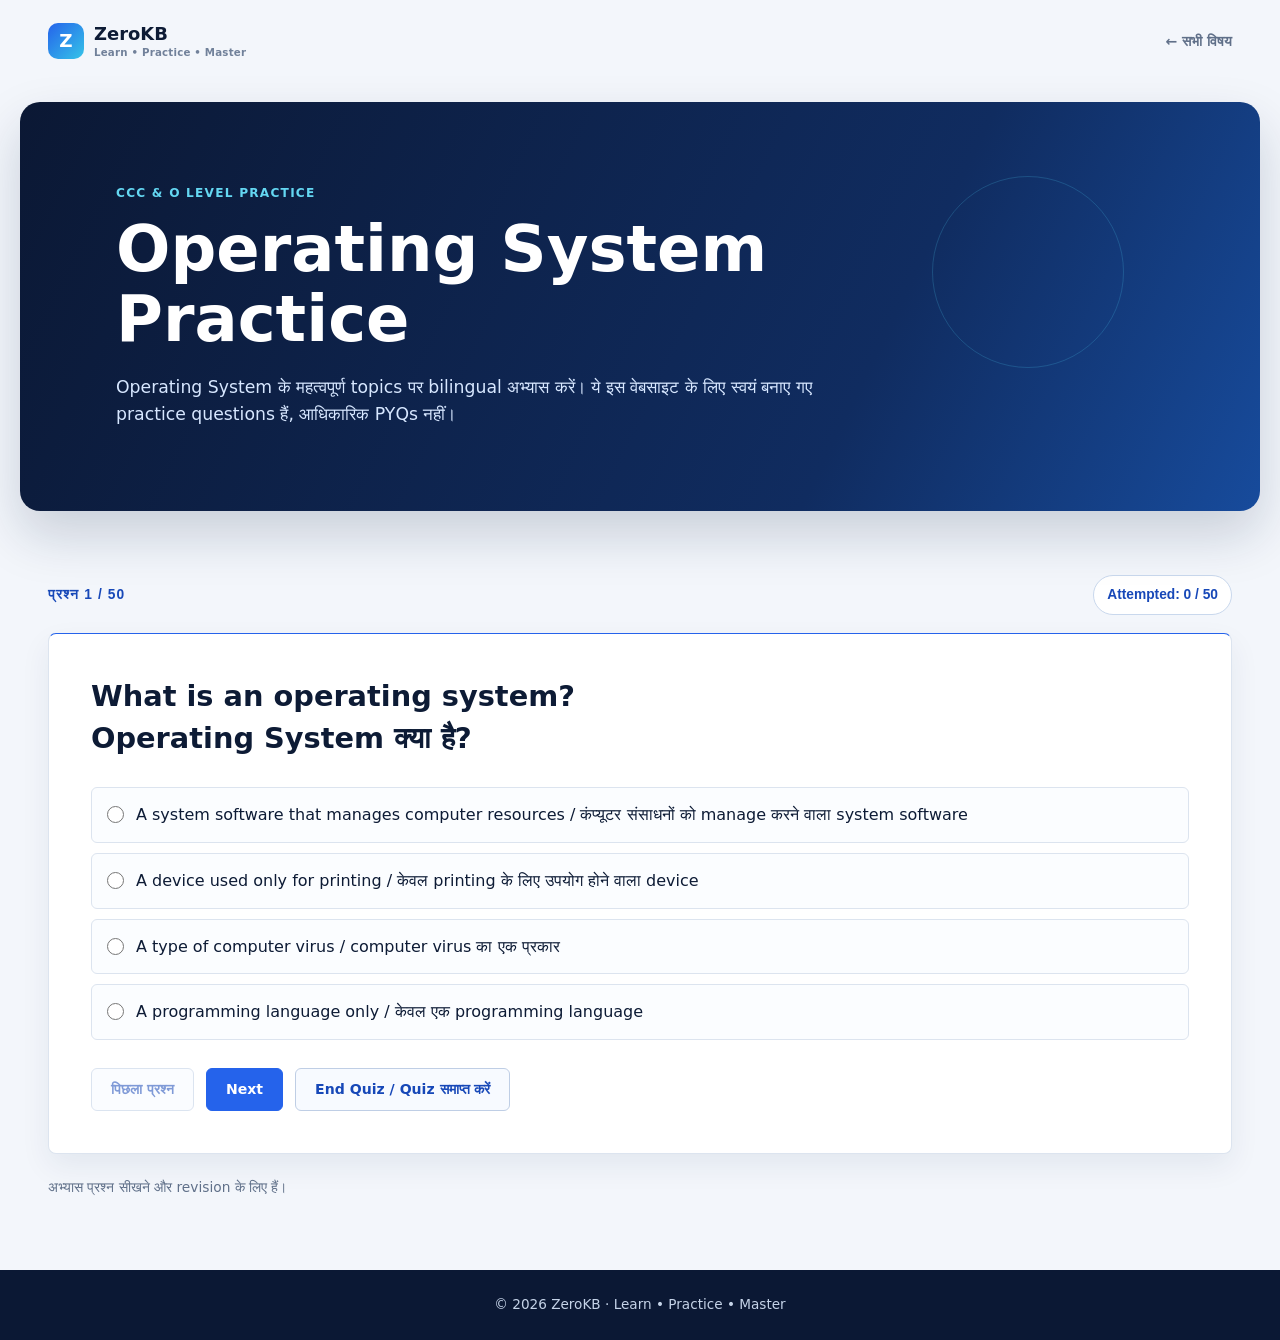
<file: practice-operating-system.html>
<!DOCTYPE html>
<html lang="hi">
<head>
    <meta charset="UTF-8">
    <meta name="viewport" content="width=device-width, initial-scale=1.0">
    <meta name="description" content="Operating System के लिए स्वयं बनाए गए bilingual CCC और O Level practice questions।">
    <title>ZeroKB | Operating System Practice</title>
    <style>
        :root {
            --ink: #172a3a;
            --muted: #5c6d79;
            --paper: #f5f1e8;
            --white: #fffdf8;
            --teal: #087f8c;
            --teal-dark: #075e68;
            --yellow: #f2c14e;
            --coral: #e87861;
            --line: #d9d6cc;
            --success: #247a58;
            --error: #b84c3d;
            --shadow: 0 18px 45px rgba(23, 42, 58, 0.12);
        }

        * { box-sizing: border-box; }
        body {
            margin: 0;
            color: var(--ink);
            background: var(--paper);
            font-family: Georgia, "Noto Serif Devanagari", serif;
            line-height: 1.6;
        }
        .topbar {
            display: flex;
            justify-content: space-between;
            align-items: center;
            max-width: 1180px;
            margin: auto;
            padding: 22px 28px;
        }
        .brand {
            color: var(--ink);
            font-size: 1.15rem;
            font-weight: 700;
            letter-spacing: .04em;
            text-decoration: none;
        }
        .brand span { color: var(--teal); }
        .back-link {
            color: var(--muted);
            font-family: Arial, sans-serif;
            font-size: .9rem;
            text-decoration: none;
        }
        .back-link:hover { color: var(--teal); }
        .intro {
            max-width: 1180px;
            margin: 18px auto 0;
            padding: 52px 8%;
            background: var(--teal);
            color: var(--white);
            box-shadow: var(--shadow);
        }
        .eyebrow {
            margin: 0 0 12px;
            color: var(--yellow);
            font-family: Arial, sans-serif;
            font-size: .76rem;
            font-weight: 700;
            letter-spacing: .14em;
            text-transform: uppercase;
        }
        h1 {
            max-width: 760px;
            margin: 0;
            font-size: clamp(2.2rem, 5vw, 4.2rem);
            line-height: 1.08;
        }
        .intro p:last-child {
            max-width: 700px;
            margin: 20px 0 0;
            color: #d7f0ed;
            font-size: 1.08rem;
        }
        main { max-width: 900px; margin: auto; padding: 64px 28px 72px; }
        .practice-header {
            display: flex;
            justify-content: space-between;
            align-items: center;
            gap: 20px;
            margin-bottom: 18px;
        }
        .question-number {
            color: var(--teal-dark);
            font-family: Arial, sans-serif;
            font-size: .86rem;
            font-weight: 700;
            letter-spacing: .08em;
            text-transform: uppercase;
        }
        .score {
            padding: 8px 13px;
            border: 1px solid var(--line);
            background: var(--white);
            color: var(--teal-dark);
            font-family: Arial, sans-serif;
            font-size: .86rem;
            font-weight: 700;
        }
        .question-card {
            padding: clamp(24px, 5vw, 42px);
            border: 1px solid var(--line);
            border-top: 5px solid var(--yellow);
            background: var(--white);
            box-shadow: 0 10px 25px rgba(23, 42, 58, 0.06);
        }
        h2 { margin: 0 0 28px; font-size: clamp(1.25rem, 3vw, 1.8rem); line-height: 1.45; white-space: pre-line; }
        .options { display: grid; gap: 11px; }
        .option {
            display: flex;
            align-items: flex-start;
            gap: 12px;
            padding: 14px 15px;
            border: 1px solid var(--line);
            background: #fffefa;
            cursor: pointer;
            font-size: 1rem;
        }
        .option:hover { border-color: var(--teal); }
        .option input { flex: 0 0 17px; width: 17px; height: 17px; margin: 4px 0 0; accent-color: var(--teal); }
        .option:has(input:checked) { border-color: var(--teal); background: #edf7f5; }
        .option:has(input:disabled) { cursor: default; }
        .actions { display: flex; flex-wrap: wrap; gap: 12px; margin-top: 28px; }
        button {
            padding: 12px 19px;
            border: 1px solid var(--teal);
            background: var(--teal);
            color: var(--white);
            cursor: pointer;
            font-family: Arial, sans-serif;
            font-size: .88rem;
            font-weight: 700;
        }
        button:hover { background: var(--teal-dark); }
        button.secondary { background: transparent; color: var(--teal-dark); }
        button.secondary:hover:not(:disabled) { background: var(--teal); color: var(--white); }
        button:disabled { cursor: default; opacity: .55; }
        button.secondary:disabled { background: transparent; color: var(--teal-dark); }
        .feedback {
            margin-top: 22px;
            padding: 16px 18px;
            border-left: 4px solid var(--teal);
            background: #edf7f5;
        }
        .feedback.correct { border-left-color: var(--success); background: #edf7f1; }
        .feedback.incorrect { border-left-color: var(--error); background: #fff1ee; }
        .feedback strong { display: block; margin-bottom: 4px; font-family: Arial, sans-serif; }
        .feedback p { margin: 0; color: var(--muted); }
        .feedback.correct strong { color: var(--success); }
        .feedback.incorrect strong { color: var(--error); }
        .notice { margin: 22px 0 0; color: var(--muted); font-size: .86rem; }
        .result-card h2 { margin-bottom: 18px; }
        .result-score { margin: 8px 0 24px; color: var(--teal-dark); font-family: Arial, sans-serif; font-size: 2.4rem; font-weight: 700; }
        .result-stats { display: grid; grid-template-columns: repeat(3, 1fr); gap: 10px; }
        .result-stats div { padding: 14px; border: 1px solid var(--line); background: #fffefa; }
        .result-stats strong, .result-stats span { display: block; }
        .result-stats strong { color: var(--teal-dark); font-family: Arial, sans-serif; font-size: 1.25rem; }
        .result-stats span { color: var(--muted); font-size: .88rem; }
        footer {
            padding: 24px 28px;
            background: var(--ink);
            color: #c3d0d1;
            font-family: Arial, sans-serif;
            font-size: .85rem;
            text-align: center;
        }
        @media (max-width: 600px) {
            .topbar { padding: 18px 20px; }
            .back-link { font-size: .78rem; }
            .intro { margin-top: 0; padding: 52px 24px; }
            main { padding: 48px 20px 60px; }
            .practice-header { align-items: flex-start; flex-direction: column; gap: 10px; }
            .question-card { padding: 24px 18px; }
            .actions button { flex: 1 1 100%; }
            .result-stats { grid-template-columns: repeat(2, 1fr); }
        }
    </style>
    <link rel="stylesheet" href="zerokb.css">
</head>
<body>
    <header class="topbar">
        <a class="brand" href="ccc.html">ZeroKB</a>
        <a class="back-link" href="ccc.html">← सभी विषय</a>
    </header>

    <section class="intro">
        <p class="eyebrow">CCC &amp; O Level practice</p>
        <h1>Operating System Practice</h1>
        <p>Operating System के महत्वपूर्ण topics पर bilingual अभ्यास करें। ये इस वेबसाइट के लिए स्वयं बनाए गए practice questions हैं, आधिकारिक PYQs नहीं।</p>
    </section>

    <main>
        <div class="practice-header" id="practice-header">
            <span class="question-number" id="question-number">प्रश्न 1 / 50</span>
            <span class="score" id="attempt-count">Attempted: 0 / 50</span>
        </div>
        <section class="question-card" id="question-card" aria-live="polite">
            <h2 id="question-text"></h2>
            <div class="options" id="options"></div>
            <div class="actions">
                <button class="secondary" id="previous-button" type="button">पिछला प्रश्न</button>
                <button id="next-button" type="button">Next</button>
                <button id="submit-button" type="button" hidden>Submit Quiz</button>
                <button class="secondary" id="finish-button" type="button">End Quiz / Quiz समाप्त करें</button>
            </div>
        </section>
        <section class="question-card result-card" id="result-panel" aria-live="polite" hidden></section>
        <p class="notice">अभ्यास प्रश्न सीखने और revision के लिए हैं।</p>
    </main>

    <footer>© 2026 ZeroKB · Learn • Practice • Master</footer>

    <script>
        // प्रश्नों को इसी array में जोड़ें या बदलें। answer में सही विकल्प का zero-based index रखें।
        const questions = [
            { question: "What is an operating system?\nOperating System क्या है?", options: ["A system software that manages computer resources / कंप्यूटर संसाधनों को manage करने वाला system software", "A device used only for printing / केवल printing के लिए उपयोग होने वाला device", "A type of computer virus / computer virus का एक प्रकार", "A programming language only / केवल एक programming language"], answer: 0, explanation: "Operating System hardware और applications के बीच काम करके system resources और सेवाओं को manage करता है।" },
            { question: "Which is a primary purpose of an operating system?\nOperating System का मुख्य उद्देश्य क्या है?", options: ["Manage hardware and provide services to programs / hardware manage करना और programs को सेवाएँ देना", "Create electricity for the computer / कंप्यूटर के लिए बिजली बनाना", "Manufacture computer parts / कंप्यूटर के पुर्जे बनाना", "Replace all application software / सभी application software को बदलना"], answer: 0, explanation: "OS hardware resources का प्रबंधन करता है और applications को चलने के लिए common services देता है।" },
            { question: "Which software acts as an interface between the user and computer hardware?\nUser और computer hardware के बीच interface का काम कौन करता है?", options: ["Operating system / Operating System", "Spreadsheet / Spreadsheet", "Image file / Image file", "Web page / Web page"], answer: 0, explanation: "Operating System user तथा hardware के बीच interface उपलब्ध कराता है।" },
            { question: "Which OS function organizes files and folders on storage?\nStorage पर files और folders को व्यवस्थित करना OS का कौन-सा कार्य है?", options: ["File management / File management", "Power generation / बिजली बनाना", "Word processing / Word processing", "Web designing / Web designing"], answer: 0, explanation: "File management में files और folders बनाना, ढूँढना, rename करना, copy करना और हटाना शामिल है।" },
            { question: "Which OS function allocates RAM to running programs?\nचल रहे programs को RAM देना OS का कौन-सा कार्य है?", options: ["Memory management / Memory management", "Device printing / Device printing", "File compression / File compression", "Screen painting / Screen painting"], answer: 0, explanation: "Memory management programs को memory देता है और उनके उपयोग पर नज़र रखता है।" },
            { question: "Which OS function decides how CPU time is shared among processes?\nProcesses के बीच CPU time बाँटने का निर्णय OS का कौन-सा कार्य करता है?", options: ["Process management / Process management", "Folder management / Folder management", "Display management only / केवल display management", "Backup management / Backup management"], answer: 0, explanation: "Process management में processes बनाना, schedule करना और उनके execution को नियंत्रित करना शामिल है।" },
            { question: "What does device management by an OS generally include?\nOS द्वारा device management में सामान्यतः क्या शामिल होता है?", options: ["Coordinating input and output devices / Input और output devices का समन्वय", "Writing user essays / उपयोगकर्ता के निबंध लिखना", "Creating websites / Websites बनाना", "Designing hardware circuits / Hardware circuits design करना"], answer: 0, explanation: "OS device drivers और input/output services की मदद से devices के साथ संचार और संसाधन आवंटन करता है।" },
            { question: "Which is an example of system software?\nSystem software का उदाहरण कौन-सा है?", options: ["Linux operating system / Linux Operating System", "A photograph / एक photograph", "A music playlist / एक music playlist", "A plain text note / एक साधारण text note"], answer: 0, explanation: "Linux system software है; यह computer resources manage करता है और applications चलाता है।" },
            { question: "Which is application software rather than system software?\nइनमें से कौन system software के बजाय application software है?", options: ["A word processor / Word processor", "Operating system kernel / Operating System kernel", "Device driver / Device driver", "Boot loader / Boot loader"], answer: 0, explanation: "Word processor उपयोगकर्ता का specific task करता है, जबकि OS, driver और boot loader system software हैं।" },
            { question: "What is a device driver?\nDevice driver क्या होता है?", options: ["Software that helps the OS communicate with a hardware device / OS को hardware device से संवाद कराने वाला software", "A folder used for documents / Documents के लिए folder", "A computer power cable / Computer की power cable", "A type of spreadsheet / Spreadsheet का एक प्रकार"], answer: 0, explanation: "Device driver OS और किसी hardware device के बीच निर्देशों तथा संचार का माध्यम बनता है।" },
            { question: "Which operating system type is designed to respond within strict time limits?\nकौन-सा OS type तय समय-सीमा के भीतर response देने के लिए बनाया जाता है?", options: ["Real-time operating system / Real-time Operating System", "Batch operating system / Batch Operating System", "Single-user operating system / Single-user Operating System", "Desktop publishing system / Desktop publishing system"], answer: 0, explanation: "Real-time OS time-critical tasks को निश्चित और सीमित समय में पूरा करने के लिए बनाया जाता है।" },
            { question: "In a batch operating system, how are jobs commonly processed?\nBatch Operating System में jobs सामान्यतः कैसे process होती हैं?", options: ["In groups with little or no user interaction during execution / समूहों में, execution के समय बहुत कम या बिना user interaction", "Only by drawing icons / केवल icons बनाकर", "One keystroke at a time with a user response / हर keystroke पर user response लेकर", "Only through a web browser / केवल web browser से"], answer: 0, explanation: "Batch system समान jobs को समूह में process करता है; execution के दौरान direct interaction सीमित रहता है।" },
            { question: "What is a multiuser operating system designed to support?\nMultiuser OS किस सुविधा के लिए बनाया जाता है?", options: ["Multiple users accessing system resources / कई users द्वारा system resources का उपयोग", "Only one file on a computer / कंप्यूटर पर केवल एक file", "Multiple monitors with no users / बिना users के कई monitors", "A computer without memory / बिना memory का computer"], answer: 0, explanation: "Multiuser OS अलग-अलग users को एक system के resources साझा करने देता है, आम तौर पर account और permissions के साथ।" },
            { question: "What does multitasking allow a computer to do?\nMultitasking computer को क्या करने देता है?", options: ["Run or manage multiple tasks seemingly at the same time / कई tasks को एक ही समय में चलता हुआ manage करना", "Use only one program forever / हमेशा केवल एक program चलाना", "Work without an operating system / OS के बिना काम करना", "Turn files into hardware / Files को hardware में बदलना"], answer: 0, explanation: "Multitasking में OS CPU time बाँटकर कई tasks को साथ-साथ progress करते हुए दिखाता है।" },
            { question: "Which statement about Microsoft Windows is correct?\nMicrosoft Windows के बारे में कौन-सा कथन सही है?", options: ["It is a family of operating systems with a graphical interface / यह graphical interface वाले Operating Systems का परिवार है", "It is only a text editor / यह केवल text editor है", "It is a computer hardware part / यह computer hardware का भाग है", "It is a Linux command / यह Linux command है"], answer: 0, explanation: "Microsoft Windows एक लोकप्रिय operating system family है, जिसमें सामान्यतः GUI उपलब्ध होता है।" },
            { question: "Which Windows tool is commonly used to browse files and folders?\nFiles और folders देखने के लिए Windows में सामान्यतः कौन-सा tool है?", options: ["File Explorer / File Explorer", "Task Manager / Task Manager", "Paint / Paint", "Calculator / Calculator"], answer: 0, explanation: "File Explorer से drives, files और folders को browse तथा manage किया जाता है।" },
            { question: "What is the usual purpose of the Windows taskbar?\nWindows taskbar का सामान्य उपयोग क्या है?", options: ["Access open apps and pinned shortcuts / खुले apps और pinned shortcuts तक पहुँचना", "Store every deleted file permanently / हर deleted file को स्थायी रूप से रखना", "Increase the physical RAM / Physical RAM बढ़ाना", "Format all disks automatically / सभी disks को अपने-आप format करना"], answer: 0, explanation: "Taskbar खुले applications, Start menu और pinned shortcuts तक पहुँचने में मदद करता है।" },
            { question: "What is the Windows Recycle Bin mainly used for?\nWindows Recycle Bin का मुख्य उपयोग क्या है?", options: ["Temporarily hold many deleted files before permanent removal / कई deleted files को स्थायी हटाने से पहले अस्थायी रूप से रखना", "Store running processes / चल रहे processes रखना", "Install device drivers automatically / Device drivers अपने-आप install करना", "Increase disk size / Disk का आकार बढ़ाना"], answer: 0, explanation: "Recycle Bin से समर्थित deleted files को स्थायी रूप से हटाने से पहले restore किया जा सकता है।" },
            { question: "Which Windows interface element commonly opens apps and system options?\nWindows में apps और system options खोलने के लिए सामान्यतः कौन-सा interface element है?", options: ["Start menu / Start menu", "Recycle Bin / Recycle Bin", "File extension / File extension", "Desktop wallpaper / Desktop wallpaper"], answer: 0, explanation: "Start menu से applications, settings और power options तक पहुँचा जाता है।" },
            { question: "What does the file extension usually indicate?\nFile extension सामान्यतः क्या बताता है?", options: ["The file type or format / File का type या format", "The file owner's age / File owner की उम्र", "The monitor resolution / Monitor resolution", "The amount of installed RAM / Installed RAM की मात्रा"], answer: 0, explanation: "Extension जैसे .txt या .jpg आम तौर पर file type का संकेत देती है; केवल extension बदलने से file format नहीं बदलता।" },
            { question: "What is a folder primarily used for?\nFolder का मुख्य उपयोग क्या है?", options: ["Organizing files and other folders / Files और दूसरे folders को व्यवस्थित करना", "Running the CPU faster / CPU को तेज चलाना", "Displaying only videos / केवल videos दिखाना", "Replacing the operating system / Operating System को बदलना"], answer: 0, explanation: "Folders संबंधित files और subfolders को समूहित करके व्यवस्थित रखने में मदद करते हैं।" },
            { question: "What is a file path?\nFile path क्या होता है?", options: ["The location of a file in a storage hierarchy / Storage hierarchy में file का स्थान", "A computer's power rating / Computer की power rating", "A keyboard shortcut / Keyboard shortcut", "A type of RAM / RAM का एक प्रकार"], answer: 0, explanation: "Path drive, folders और file name की location बताता है, जैसे C:\\Users\\Student\\notes.txt।" },
            { question: "Which action creates a duplicate of a selected file in another location?\nचुनी हुई file की दूसरी location पर duplicate copy कौन-सी action बनाती है?", options: ["Copy and paste / Copy और paste", "Cut and paste / Cut और paste", "Rename / Rename", "Delete / Delete"], answer: 0, explanation: "Copy मूल file को वहीं रखता है और चुनी हुई दूसरी location पर उसकी copy बनाता है।" },
            { question: "What usually happens when a file is renamed?\nFile को rename करने पर सामान्यतः क्या होता है?", options: ["Its name changes while its contents remain / Contents वही रहते हैं और नाम बदलता है", "Its contents are always erased / Contents हमेशा मिट जाते हैं", "The computer restarts / Computer restart होता है", "Its folder becomes a device / उसका folder device बन जाता है"], answer: 0, explanation: "Rename file का नाम बदलता है; यह स्वयं file के contents नहीं बदलता।" },
            { question: "What is booting?\nBooting क्या है?", options: ["Starting a computer and loading its operating system / Computer शुरू करके उसका Operating System load करना", "Deleting a user account / User account हटाना", "Printing a document / Document print करना", "Changing a folder name / Folder का नाम बदलना"], answer: 0, explanation: "Booting के दौरान system startup होता है और OS memory में load होकर काम के लिए तैयार होता है।" },
            { question: "What is a cold boot?\nCold boot क्या है?", options: ["Starting a computer from a powered-off state / पूरी तरह बंद computer को चालू करना", "Restarting a running computer / चलते computer को restart करना", "Waking only the monitor / केवल monitor को जगाना", "Starting a text editor / Text editor शुरू करना"], answer: 0, explanation: "Cold boot तब होता है जब बंद system को power देकर शुरू किया जाता है।" },
            { question: "What is a warm boot?\nWarm boot क्या है?", options: ["Restarting a computer without switching off its main power completely / Main power पूरी तरह बंद किए बिना computer restart करना", "Starting a computer for the first time ever / Computer पहली बार चालू करना", "Connecting a new keyboard / नया keyboard जोड़ना", "Opening a folder / Folder खोलना"], answer: 0, explanation: "Warm boot में running computer को restart किया जाता है, बिना सामान्य cold start की तरह power-off से शुरू किए।" },
            { question: "Which firmware commonly starts hardware checks and begins the boot process?\nकौन-सा firmware सामान्यतः hardware checks शुरू करके boot process आरंभ करता है?", options: ["BIOS or UEFI / BIOS या UEFI", "Word processor / Word processor", "File Explorer / File Explorer", "Antivirus scan / Antivirus scan"], answer: 0, explanation: "BIOS या आधुनिक UEFI firmware शुरुआती hardware initialization करता है और boot device से OS load करने की प्रक्रिया शुरू करता है।" },
            { question: "What does GUI stand for?\nGUI का पूरा नाम क्या है?", options: ["Graphical User Interface / Graphical User Interface", "General Utility Instruction / General Utility Instruction", "Global User Internet / Global User Internet", "Graphical Unit Installation / Graphical Unit Installation"], answer: 0, explanation: "GUI यानी Graphical User Interface में windows, icons, menus और pointer जैसे visual elements होते हैं।" },
            { question: "What is a common feature of a command-line interface (CLI)?\nCommand-line interface (CLI) की सामान्य विशेषता क्या है?", options: ["Users type text commands / Users text commands लिखते हैं", "It works only with touch gestures / यह केवल touch gestures से काम करता है", "It has no way to run programs / इसमें programs चलाने का तरीका नहीं होता", "It is a storage device / यह storage device है"], answer: 0, explanation: "CLI में user keyboard से commands देकर system या programs के साथ काम करता है।" },
            { question: "Which statement best compares GUI and CLI?\nGUI और CLI की तुलना में कौन-सा कथन सही है?", options: ["GUI uses visual controls; CLI accepts typed commands / GUI visual controls देता है; CLI लिखे हुए commands लेता है", "Both are storage devices / दोनों storage devices हैं", "CLI always needs a mouse / CLI को हमेशा mouse चाहिए", "GUI cannot start applications / GUI applications शुरू नहीं कर सकता"], answer: 0, explanation: "GUI में visual controls से और CLI में text commands से काम किया जाता है।" },
            { question: "What is virtual memory?\nVirtual memory क्या है?", options: ["Disk space used to extend the apparent memory available to programs / Programs को उपलब्ध apparent memory बढ़ाने के लिए disk space का उपयोग", "A physical keyboard memory chip / Keyboard की physical memory chip", "A folder for images / Images का folder", "A type of printer / Printer का एक प्रकार"], answer: 0, explanation: "Virtual memory में OS storage के हिस्से का उपयोग RAM के पूरक के रूप में करता है; यह RAM जितनी तेज़ नहीं होती।" },
            { question: "Which memory normally holds programs and data currently in use?\nवर्तमान में उपयोग हो रहे programs और data को सामान्यतः कौन-सी memory रखती है?", options: ["RAM / RAM", "DVD / DVD", "Read-only archive tape / Read-only archive tape", "Printer memory only / केवल printer memory"], answer: 0, explanation: "RAM चल रहे programs और वर्तमान data के लिए मुख्य working memory है और सामान्यतः volatile होती है।" },
            { question: "What is a process?\nProcess क्या है?", options: ["A program that is currently executing / वर्तमान में execute हो रहा program", "A permanently deleted folder / स्थायी रूप से deleted folder", "A type of file extension / File extension का एक प्रकार", "A powered-off monitor / बंद monitor"], answer: 0, explanation: "Program जब execution में होता है, तो उसे process कहा जाता है।" },
            { question: "What is the role of a CPU scheduler in an operating system?\nOperating System में CPU scheduler की भूमिका क्या है?", options: ["Select which ready process gets CPU time / तय करना कि ready processes में किसे CPU time मिले", "Rename all user files / सभी user files rename करना", "Clean the monitor / Monitor साफ करना", "Translate every document / हर document का अनुवाद करना"], answer: 0, explanation: "Scheduler ready processes में से अगला process चुनकर CPU उपयोग का क्रम निर्धारित करता है।" },
            { question: "What is a multitasking operating system expected to do?\nMultitasking Operating System से क्या अपेक्षित है?", options: ["Manage several active tasks by sharing system resources / System resources बाँटकर कई active tasks manage करना", "Run only after removing RAM / RAM हटाने के बाद ही चलना", "Allow only one file per folder / हर folder में केवल एक file रखना", "Replace all input devices / सभी input devices बदलना"], answer: 0, explanation: "OS processor time और अन्य resources बाँटकर कई tasks को आगे बढ़ाता है।" },
            { question: "Which component helps the OS control a printer or other peripheral?\nPrinter या अन्य peripheral को control करने में OS की कौन-सी component मदद करती है?", options: ["Device driver / Device driver", "File extension / File extension", "Desktop icon / Desktop icon", "Text cursor / Text cursor"], answer: 0, explanation: "Device driver device-specific commands और communication को OS के लिए उपलब्ध कराता है।" },
            { question: "Which of these is a utility program?\nइनमें से कौन utility program है?", options: ["Backup utility / Backup utility", "A photo file / Photo file", "A keyboard key / Keyboard key", "A monitor stand / Monitor stand"], answer: 0, explanation: "Backup utility user data की अतिरिक्त copy बनाने और restore करने में मदद करती है।" },
            { question: "What is the purpose of antivirus utility software?\nAntivirus utility software का उद्देश्य क्या है?", options: ["Detect, block, or help remove malicious software / Malicious software को पहचानना, रोकना या हटाने में मदद करना", "Create physical memory chips / Physical memory chips बनाना", "Increase screen size / Screen का आकार बढ़ाना", "Print every folder / हर folder print करना"], answer: 0, explanation: "Antivirus utility malware की पहचान और रोकथाम में मदद करती है; इसे updated रखना उपयोगी है।" },
            { question: "What does a file compression utility usually do?\nFile compression utility सामान्यतः क्या करती है?", options: ["Reduces file size or packages files together / File का आकार घटाती है या कई files को साथ package करती है", "Increases physical RAM / Physical RAM बढ़ाती है", "Changes a monitor into a printer / Monitor को printer बनाती है", "Starts the computer firmware / Computer firmware शुरू करती है"], answer: 0, explanation: "Compression utility files को कम जगह में रखने या archive के रूप में साथ रखने में मदद करती है।" },
            { question: "Which Windows command displays files and folders in the current directory?\nवर्तमान directory की files और folders दिखाने वाला Windows command कौन-सा है?", options: ["dir / dir", "ls / ls", "pwd / pwd", "mkdir / mkdir"], answer: 0, explanation: "Windows Command Prompt में dir वर्तमान directory की entries दिखाता है।" },
            { question: "Which Windows Command Prompt command changes the current directory?\nWindows Command Prompt में current directory बदलने का command कौन-सा है?", options: ["cd / cd", "dir / dir", "del / del", "copy / copy"], answer: 0, explanation: "cd (change directory) current working directory बदलने के लिए उपयोग होता है।" },
            { question: "Which Windows command creates a new directory?\nWindows में नई directory बनाने का command कौन-सा है?", options: ["mkdir / mkdir", "dir / dir", "type / type", "cls / cls"], answer: 0, explanation: "mkdir नई directory बनाता है; Windows में md भी इसका सामान्य alias है।" },
            { question: "Which Linux command lists files and directories?\nLinux में files और directories की सूची दिखाने वाला command कौन-सा है?", options: ["ls / ls", "dir / dir", "cd / cd", "pwd / pwd"], answer: 0, explanation: "Linux में ls वर्तमान directory की files और directories की सूची देता है।" },
            { question: "Which Linux command prints the current working directory?\nLinux में current working directory दिखाने वाला command कौन-सा है?", options: ["pwd / pwd", "cp / cp", "rm / rm", "mkdir / mkdir"], answer: 0, explanation: "pwd का अर्थ print working directory है; यह वर्तमान directory का path दिखाता है।" },
            { question: "Which Linux command changes the current directory?\nLinux में current directory बदलने का command कौन-सा है?", options: ["cd / cd", "ls / ls", "cat / cat", "pwd / pwd"], answer: 0, explanation: "cd के बाद directory path देकर Linux में स्थान बदला जाता है।" },
            { question: "Which Linux command creates a directory?\nLinux में directory बनाने का command कौन-सा है?", options: ["mkdir / mkdir", "rm / rm", "cp / cp", "cat / cat"], answer: 0, explanation: "mkdir (make directory) Linux में नई directory बनाता है।" },
            { question: "Which Linux command copies files or directories?\nLinux में files या directories copy करने का command कौन-सा है?", options: ["cp / cp", "rm / rm", "pwd / pwd", "cd / cd"], answer: 0, explanation: "cp source और destination देकर files copy करता है; directories के लिए अक्सर recursive option चाहिए।" },
            { question: "Which Windows command clears the Command Prompt screen?\nWindows Command Prompt की screen साफ करने वाला command कौन-सा है?", options: ["cls / cls", "dir / dir", "copy / copy", "mkdir / mkdir"], answer: 0, explanation: "cls Command Prompt में दिखाई दे रहे text को साफ करता है; यह files को delete नहीं करता।" },
            { question: "Which Linux command removes a file?\nLinux में file हटाने का command कौन-सा है?", options: ["rm / rm", "ls / ls", "pwd / pwd", "mkdir / mkdir"], answer: 0, explanation: "rm files हटाता है; command का उपयोग सोच-समझकर करें क्योंकि हटाई गई file वापस पाना कठिन हो सकता है।" }
        ];

        let currentQuestion = 0;
        let readyToSubmit = false;
        const answers = questions.map(function () { return null; });

        const questionNumber = document.getElementById("question-number");
        const attemptCount = document.getElementById("attempt-count");
        const questionText = document.getElementById("question-text");
        const optionsContainer = document.getElementById("options");
        const previousButton = document.getElementById("previous-button");
        const nextButton = document.getElementById("next-button");
        const submitButton = document.getElementById("submit-button");
        const finishButton = document.getElementById("finish-button");
        const questionCard = document.getElementById("question-card");
        const resultPanel = document.getElementById("result-panel");
        const practiceHeader = document.getElementById("practice-header");

        function renderQuestion() {
            const item = questions[currentQuestion];
            questionNumber.textContent = "प्रश्न " + (currentQuestion + 1) + " / " + questions.length;
            attemptCount.textContent = "Attempted: " + answers.filter(function (answer) { return answer !== null; }).length + " / " + questions.length;
            questionText.textContent = item.question;
            optionsContainer.replaceChildren();

            item.options.forEach(function (option, index) {
                const label = document.createElement("label");
                label.className = "option";
                const radio = document.createElement("input");
                radio.type = "radio";
                radio.name = "answer";
                radio.value = index;
                radio.checked = answers[currentQuestion] === index;
                radio.addEventListener("change", function () {
                    answers[currentQuestion] = index;
                    renderQuestion();
                });
                const optionText = document.createElement("span");
                optionText.textContent = option;
                label.append(radio, optionText);
                optionsContainer.appendChild(label);
            });

            previousButton.disabled = currentQuestion === 0;
            nextButton.hidden = readyToSubmit;
            nextButton.textContent = answers[currentQuestion] === null ? "Next" : "Save & Next";
            submitButton.hidden = !readyToSubmit;
            finishButton.hidden = readyToSubmit;
        }

        function showResult() {
            const total = questions.length;
            const attempted = answers.filter(function (answer) { return answer !== null; }).length;
            const correct = answers.filter(function (answer, index) { return answer === questions[index].answer; }).length;
            const wrong = attempted - correct;
            const unattempted = total - attempted;
            const accuracy = attempted ? Math.round((correct / attempted) * 100) : 0;

            practiceHeader.hidden = true;
            questionCard.hidden = true;
            resultPanel.hidden = false;
            resultPanel.replaceChildren();
            const title = document.createElement("h2");
            title.textContent = "Quiz result / अभ्यास परिणाम";
            const score = document.createElement("p");
            score.className = "result-score";
            score.textContent = "Score: " + correct + " / " + total;
            const stats = document.createElement("div");
            stats.className = "result-stats";
            [["Total Questions", total], ["Attempted", attempted], ["Unattempted", unattempted], ["Correct", correct], ["Wrong", wrong], ["Score", correct + " / " + total], ["Accuracy", accuracy + "%"]].forEach(function (stat) {
                const item = document.createElement("div");
                const value = document.createElement("strong");
                value.textContent = stat[1];
                const label = document.createElement("span");
                label.textContent = stat[0];
                item.append(value, label);
                stats.appendChild(item);
            });

            const reviewButton = document.createElement("button");
            reviewButton.type = "button";
            reviewButton.textContent = "उत्तर जाँचें / Answer Review";
            const reviewList = document.createElement("div");
            reviewList.hidden = true;
            questions.forEach(function (item, index) {
                const reviewItem = document.createElement("article");
                reviewItem.className = "review-item";
                const question = document.createElement("h3");
                question.textContent = (index + 1) + ". " + item.question;
                const selected = document.createElement("p");
                selected.textContent = "Your answer / आपका उत्तर: " + (answers[index] === null ? "Unattempted" : item.options[answers[index]]);
                const correctAnswer = document.createElement("p");
                correctAnswer.textContent = "Correct answer / सही उत्तर: " + item.options[item.answer];
                const explanation = document.createElement("p");
                explanation.textContent = "Explanation / व्याख्या: " + item.explanation;
                reviewItem.append(question, selected, correctAnswer, explanation);
                reviewList.appendChild(reviewItem);
            });
            reviewButton.addEventListener("click", function () {
                reviewList.hidden = !reviewList.hidden;
                reviewButton.textContent = reviewList.hidden ? "उत्तर जाँचें / Answer Review" : "Review छिपाएँ / Hide Review";
            });

            const restartButton = document.createElement("button");
            restartButton.type = "button";
            restartButton.className = "secondary";
            restartButton.textContent = "फिर से शुरू करें";
            restartButton.addEventListener("click", restartQuiz);
            const actions = document.createElement("div");
            actions.className = "actions";
            actions.append(reviewButton, restartButton);
            resultPanel.append(title, score, stats, actions, reviewList);
        }

        function restartQuiz() {
            currentQuestion = 0;
            readyToSubmit = false;
            answers.fill(null);
            practiceHeader.hidden = false;
            questionCard.hidden = false;
            resultPanel.hidden = true;
            renderQuestion();
        }

        previousButton.addEventListener("click", function () {
            if (readyToSubmit) readyToSubmit = false;
            else if (currentQuestion > 0) currentQuestion--;
            renderQuestion();
        });
        nextButton.addEventListener("click", function () {
            if (currentQuestion < questions.length - 1) currentQuestion++;
            else readyToSubmit = true;
            renderQuestion();
        });
        submitButton.addEventListener("click", showResult);
        finishButton.addEventListener("click", function () {
            if (window.confirm("क्या आप अभी quiz समाप्त करके result देखना चाहते हैं?")) showResult();
        });

        renderQuestion();
            practiceHeader.hidden = false;
    </script>
    <script src="zerokb-profile.js"></script>
</body>
</html>
</file>
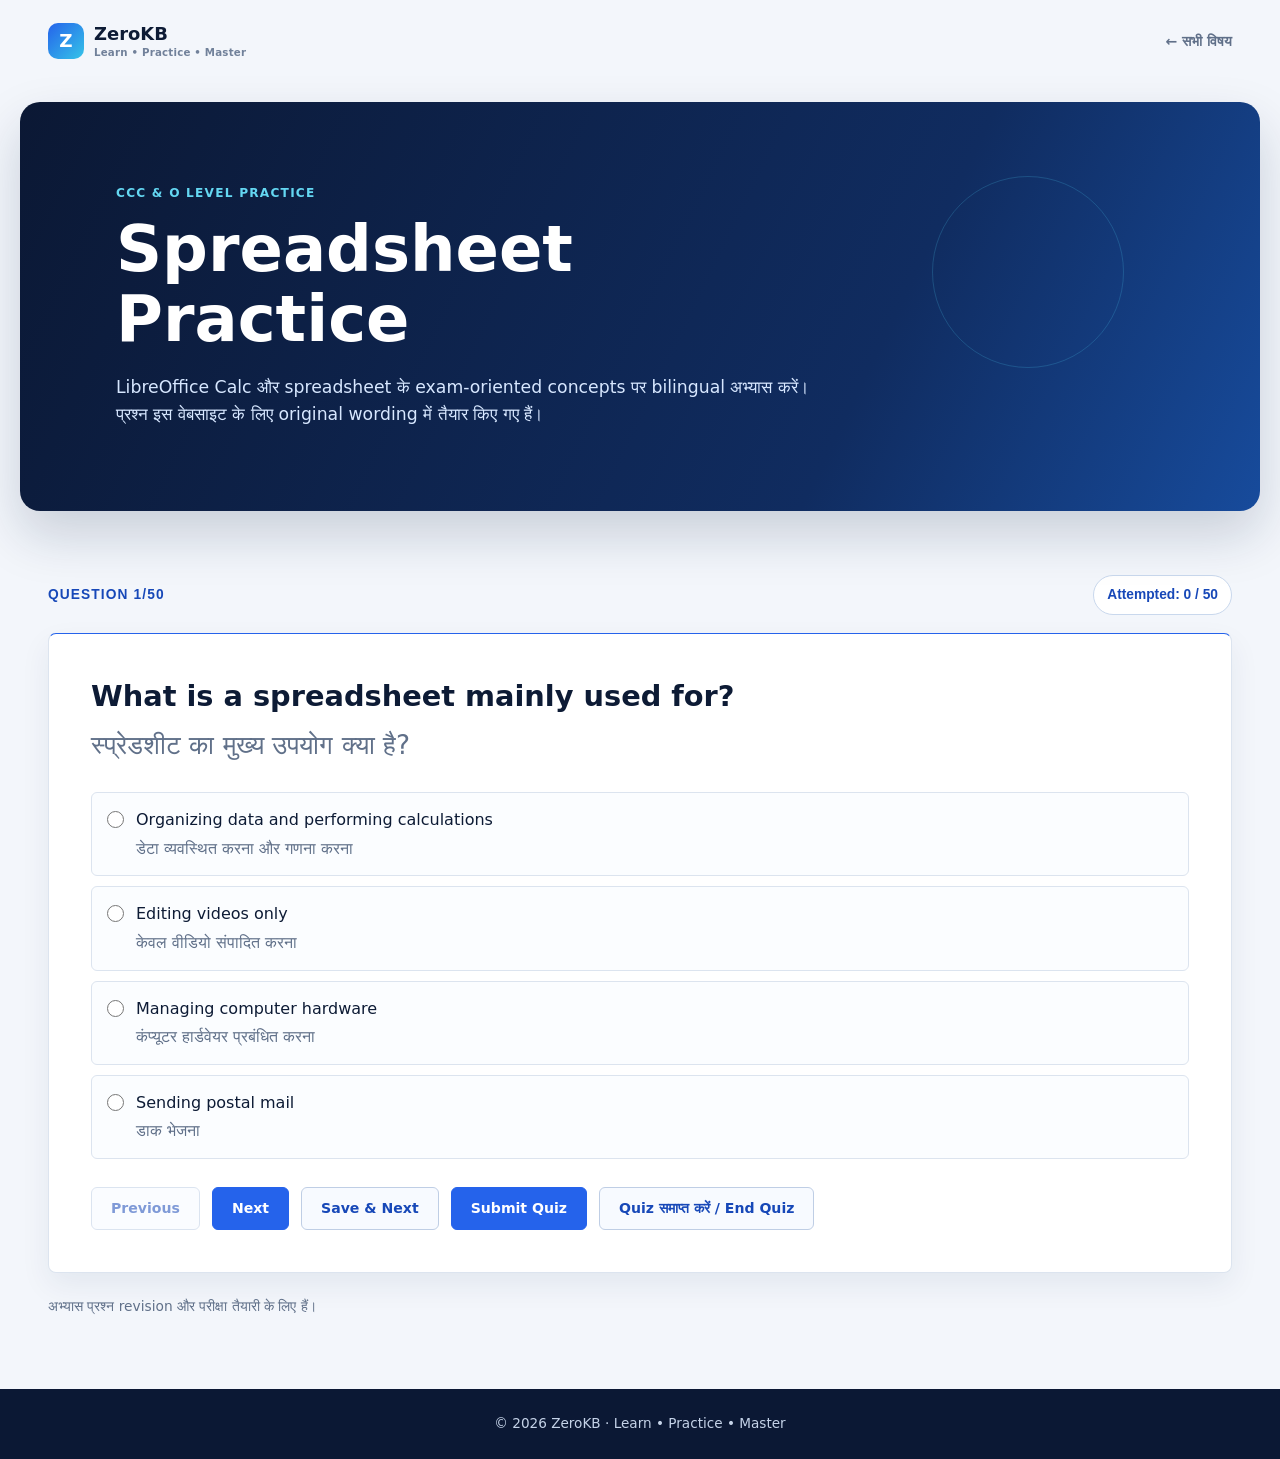
<file: practice-spreadsheet.html>
<!DOCTYPE html>
<html lang="hi">
<head>
    <meta charset="UTF-8">
    <meta name="viewport" content="width=device-width, initial-scale=1.0">
    <meta name="description" content="LibreOffice Calc और Spreadsheet के bilingual CCC तथा O Level practice questions।">
    <title>ZeroKB | Spreadsheet Practice</title>
    <style>
        :root {
            --ink: #172a3a;
            --muted: #5c6d79;
            --paper: #f5f1e8;
            --white: #fffdf8;
            --teal: #087f8c;
            --teal-dark: #075e68;
            --yellow: #f2c14e;
            --line: #d9d6cc;
            --success: #247a58;
            --error: #b84c3d;
            --shadow: 0 18px 45px rgba(23, 42, 58, 0.12);
        }

        * { box-sizing: border-box; }
        body {
            margin: 0;
            color: var(--ink);
            background: var(--paper);
            font-family: Georgia, "Noto Serif Devanagari", serif;
            line-height: 1.6;
        }
        .topbar {
            display: flex;
            justify-content: space-between;
            align-items: center;
            max-width: 1180px;
            margin: auto;
            padding: 22px 28px;
        }
        .brand {
            color: var(--ink);
            font-size: 1.15rem;
            font-weight: 700;
            letter-spacing: .04em;
            text-decoration: none;
        }
        .brand span { color: var(--teal); }
        .back-link {
            color: var(--muted);
            font-family: Arial, sans-serif;
            font-size: .9rem;
            text-decoration: none;
        }
        .back-link:hover { color: var(--teal); }
        .intro {
            max-width: 1180px;
            margin: 18px auto 0;
            padding: 52px 8%;
            background: var(--teal);
            color: var(--white);
            box-shadow: var(--shadow);
        }
        .eyebrow {
            margin: 0 0 12px;
            color: var(--yellow);
            font-family: Arial, sans-serif;
            font-size: .76rem;
            font-weight: 700;
            letter-spacing: .14em;
            text-transform: uppercase;
        }
        h1 {
            max-width: 760px;
            margin: 0;
            font-size: clamp(2.2rem, 5vw, 4.2rem);
            line-height: 1.08;
        }
        .intro p:last-child {
            max-width: 700px;
            margin: 20px 0 0;
            color: #d7f0ed;
            font-size: 1.08rem;
        }
        main { max-width: 900px; margin: auto; padding: 64px 28px 72px; }
        .practice-header {
            display: flex;
            justify-content: space-between;
            align-items: center;
            gap: 20px;
            margin-bottom: 18px;
        }
        .question-number {
            color: var(--teal-dark);
            font-family: Arial, sans-serif;
            font-size: .86rem;
            font-weight: 700;
            letter-spacing: .08em;
            text-transform: uppercase;
        }
        .score {
            padding: 8px 13px;
            border: 1px solid var(--line);
            background: var(--white);
            color: var(--teal-dark);
            font-family: Arial, sans-serif;
            font-size: .86rem;
            font-weight: 700;
        }
        .question-card {
            padding: clamp(24px, 5vw, 42px);
            border: 1px solid var(--line);
            border-top: 5px solid var(--yellow);
            background: var(--white);
            box-shadow: 0 10px 25px rgba(23, 42, 58, 0.06);
        }
        h2 { margin: 0 0 28px; font-size: clamp(1.25rem, 3vw, 1.8rem); line-height: 1.45; }
        .question-hindi { display: block; margin-top: 8px; color: var(--muted); font-size: .92em; font-weight: 400; }
        .options { display: grid; gap: 11px; }
        .option {
            display: flex;
            align-items: flex-start;
            gap: 12px;
            padding: 14px 15px;
            border: 1px solid var(--line);
            background: #fffefa;
            cursor: pointer;
            font-size: 1rem;
        }
        .option:hover { border-color: var(--teal); }
        .option input { flex: 0 0 17px; width: 17px; height: 17px; margin: 4px 0 0; accent-color: var(--teal); }
        .option:has(input:checked) { border-color: var(--teal); background: #edf7f5; }
        .option-copy { display: grid; gap: 3px; }
        .option-copy span:last-child { color: var(--muted); }
        .actions { display: flex; flex-wrap: wrap; gap: 12px; margin-top: 28px; }
        button {
            padding: 12px 19px;
            border: 1px solid var(--teal);
            background: var(--teal);
            color: var(--white);
            cursor: pointer;
            font-family: Arial, sans-serif;
            font-size: .88rem;
            font-weight: 700;
        }
        button:hover { background: var(--teal-dark); }
        button.secondary { background: transparent; color: var(--teal-dark); }
        button.secondary:hover:not(:disabled) { background: var(--teal); color: var(--white); }
        button:disabled { cursor: default; opacity: .55; }
        button.secondary:disabled { background: transparent; color: var(--teal-dark); }
        .notice { margin: 22px 0 0; color: var(--muted); font-size: .86rem; }
        .result-card h2 { margin-bottom: 18px; }
        .result-score { margin: 8px 0 24px; color: var(--teal-dark); font-family: Arial, sans-serif; font-size: 2.4rem; font-weight: 700; }
        .result-stats { display: grid; grid-template-columns: repeat(3, 1fr); gap: 10px; }
        .result-stats div { padding: 14px; border: 1px solid var(--line); background: #fffefa; }
        .result-stats strong, .result-stats span { display: block; }
        .result-stats strong { color: var(--teal-dark); font-family: Arial, sans-serif; font-size: 1.25rem; }
        .result-stats span { color: var(--muted); font-size: .88rem; }
        .review-item { margin-top: 14px; padding: 18px; border: 1px solid var(--line); background: #fffefa; }
        .review-item h3 { margin: 0 0 10px; font-size: 1.05rem; }
        .review-item p { margin: 6px 0; color: var(--muted); }
        footer {
            padding: 24px 28px;
            background: var(--ink);
            color: #c3d0d1;
            font-family: Arial, sans-serif;
            font-size: .85rem;
            text-align: center;
        }
        @media (max-width: 600px) {
            .topbar { padding: 18px 20px; }
            .back-link { font-size: .78rem; }
            .intro { margin-top: 0; padding: 52px 24px; }
            main { padding: 48px 20px 60px; }
            .practice-header { align-items: flex-start; flex-direction: column; gap: 10px; }
            .question-card { padding: 24px 18px; }
            .actions button { flex: 1 1 100%; }
            .result-stats { grid-template-columns: repeat(2, 1fr); }
        }
    </style>
    <link rel="stylesheet" href="zerokb.css">
</head>
<body>
    <header class="topbar">
        <a class="brand" href="ccc.html">ZeroKB</a>
        <a class="back-link" href="ccc.html">← सभी विषय</a>
    </header>

    <section class="intro">
        <p class="eyebrow">CCC &amp; O Level practice</p>
        <h1>Spreadsheet Practice</h1>
        <p>LibreOffice Calc और spreadsheet के exam-oriented concepts पर bilingual अभ्यास करें। प्रश्न इस वेबसाइट के लिए original wording में तैयार किए गए हैं।</p>
    </section>

    <main>
        <div class="practice-header" id="practice-header">
            <span class="question-number" id="question-number">Question 1/50</span>
            <span class="score" id="attempt-count">Attempted: 0 / 50</span>
        </div>
        <section class="question-card" id="question-card" aria-live="polite">
            <h2 id="question-text"></h2>
            <div class="options" id="options"></div>
            <div class="actions">
                <button class="secondary" id="previous-button" type="button">Previous</button>
                <button id="next-button" type="button">Next</button>
                <button class="secondary" id="save-next-button" type="button">Save &amp; Next</button>
                <button id="submit-button" type="button">Submit Quiz</button>
                <button class="secondary" id="finish-button" type="button">Quiz समाप्त करें / End Quiz</button>
            </div>
        </section>
        <section class="question-card result-card" id="result-panel" aria-live="polite" hidden></section>
        <p class="notice">अभ्यास प्रश्न revision और परीक्षा तैयारी के लिए हैं।</p>
    </main>

    <footer>© 2026 ZeroKB · Learn • Practice • Master</footer>
    <script src="spreadsheet.js"></script>
    <script>
        const questions = window.spreadsheetQuestions;
        let currentQuestion = 0;
        const answers = questions.map(function () { return null; });

        const questionNumber = document.getElementById("question-number");
        const attemptCount = document.getElementById("attempt-count");
        const questionText = document.getElementById("question-text");
        const optionsContainer = document.getElementById("options");
        const previousButton = document.getElementById("previous-button");
        const nextButton = document.getElementById("next-button");
        const saveNextButton = document.getElementById("save-next-button");
        const submitButton = document.getElementById("submit-button");
        const finishButton = document.getElementById("finish-button");
        const questionCard = document.getElementById("question-card");
        const resultPanel = document.getElementById("result-panel");
        const practiceHeader = document.getElementById("practice-header");

        function renderQuestion() {
            const item = questions[currentQuestion];
            questionNumber.textContent = "Question " + (currentQuestion + 1) + "/" + questions.length;
            attemptCount.textContent = "Attempted: " + answers.filter(function (answer) { return answer !== null; }).length + " / " + questions.length;
            questionText.replaceChildren();
            const english = document.createElement("span");
            english.textContent = item.question;
            const hindi = document.createElement("span");
            hindi.className = "question-hindi";
            hindi.textContent = item.questionHindi;
            questionText.append(english, hindi);
            optionsContainer.replaceChildren();

            item.options.forEach(function (option, index) {
                const label = document.createElement("label");
                label.className = "option";
                const radio = document.createElement("input");
                radio.type = "radio";
                radio.name = "answer";
                radio.value = index;
                radio.checked = answers[currentQuestion] === index;
                radio.addEventListener("change", function () {
                    answers[currentQuestion] = index;
                    attemptCount.textContent = "Attempted: " + answers.filter(function (answer) { return answer !== null; }).length + " / " + questions.length;
                });
                const copy = document.createElement("span");
                copy.className = "option-copy";
                const optionEnglish = document.createElement("span");
                optionEnglish.textContent = option.en;
                const optionHindi = document.createElement("span");
                optionHindi.textContent = option.hi;
                copy.append(optionEnglish, optionHindi);
                label.append(radio, copy);
                optionsContainer.appendChild(label);
            });

            previousButton.disabled = currentQuestion === 0;
            nextButton.disabled = currentQuestion === questions.length - 1;
        }

        function formatAnswer(item, answer) {
            if (answer === null) return "Unattempted / प्रयास नहीं किया";
            return String.fromCharCode(65 + answer) + ". " + item.options[answer].en + " / " + item.options[answer].hi;
        }

        function showResult() {
            const total = questions.length;
            const attempted = answers.filter(function (answer) { return answer !== null; }).length;
            const correct = answers.filter(function (answer, index) { return answer !== null && answer === questions[index].correctAnswer; }).length;
            const wrong = attempted - correct;
            const unattempted = total - attempted;
            const accuracy = attempted ? Math.round((correct / attempted) * 100) : 0;

            practiceHeader.hidden = true;
            questionCard.hidden = true;
            resultPanel.hidden = false;
            resultPanel.replaceChildren();
            const title = document.createElement("h2");
            title.textContent = "Quiz Result / अभ्यास परिणाम";
            const score = document.createElement("p");
            score.className = "result-score";
            score.textContent = "Score: " + correct + " / " + total;
            const stats = document.createElement("div");
            stats.className = "result-stats";
            [["Total Questions", total], ["Attempted", attempted], ["Unattempted", unattempted], ["Correct", correct], ["Wrong", wrong], ["Score", correct + " / " + total], ["Accuracy", accuracy + "%"]].forEach(function (stat) {
                const item = document.createElement("div");
                const value = document.createElement("strong");
                value.textContent = stat[1];
                const label = document.createElement("span");
                label.textContent = stat[0];
                item.append(value, label);
                stats.appendChild(item);
            });

            const reviewButton = document.createElement("button");
            reviewButton.type = "button";
            reviewButton.textContent = "उत्तर जाँचें / Review Answers";
            const reviewList = document.createElement("div");
            reviewList.hidden = true;
            questions.forEach(function (item, index) {
                const reviewItem = document.createElement("article");
                reviewItem.className = "review-item";
                const question = document.createElement("h3");
                question.textContent = (index + 1) + ". " + item.question + " / " + item.questionHindi;
                const selected = document.createElement("p");
                selected.textContent = "User Selected Answer / आपका चुना उत्तर: " + formatAnswer(item, answers[index]);
                const correctAnswer = document.createElement("p");
                correctAnswer.textContent = "Correct Answer / सही उत्तर: " + formatAnswer(item, item.correctAnswer);
                const explanation = document.createElement("p");
                explanation.textContent = "Explanation / व्याख्या: " + item.explanation;
                reviewItem.append(question, selected, correctAnswer, explanation);
                reviewList.appendChild(reviewItem);
            });
            reviewButton.addEventListener("click", function () {
                reviewList.hidden = !reviewList.hidden;
                reviewButton.textContent = reviewList.hidden ? "उत्तर जाँचें / Review Answers" : "Review छिपाएँ / Hide Review";
            });
            const actions = document.createElement("div");
            actions.className = "actions";
            actions.appendChild(reviewButton);
            resultPanel.append(title, score, stats, actions, reviewList);
        }

        previousButton.addEventListener("click", function () {
            if (currentQuestion > 0) currentQuestion--;
            renderQuestion();
        });
        nextButton.addEventListener("click", function () {
            if (currentQuestion < questions.length - 1) currentQuestion++;
            renderQuestion();
        });
        saveNextButton.addEventListener("click", function () {
            if (currentQuestion < questions.length - 1) currentQuestion++;
            renderQuestion();
        });
        submitButton.addEventListener("click", showResult);
        finishButton.addEventListener("click", function () {
            if (window.confirm("क्या आप अभी quiz समाप्त करके partial result देखना चाहते हैं?")) showResult();
        });

        renderQuestion();
    </script>
    <script src="zerokb-profile.js"></script>
</body>
</html>
</file>
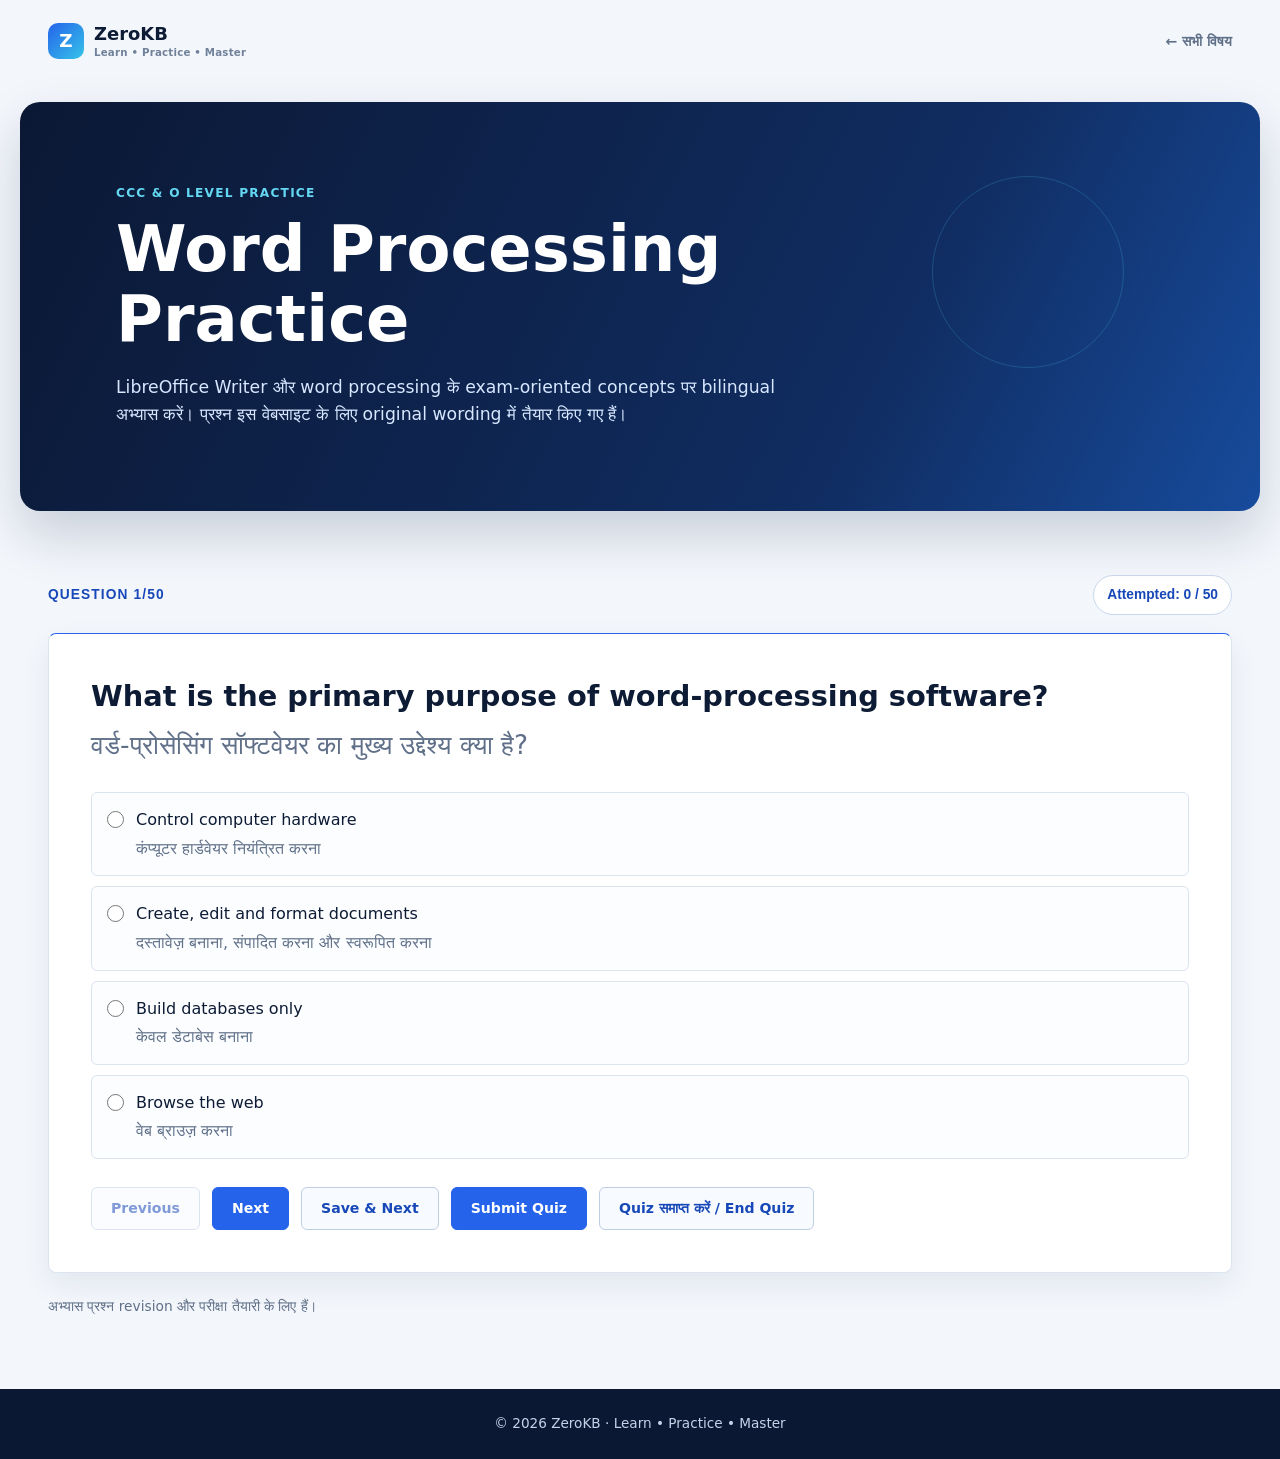
<file: practice-word-processing.html>
<!DOCTYPE html>
<html lang="hi">
<head>
    <meta charset="UTF-8">
    <meta name="viewport" content="width=device-width, initial-scale=1.0">
    <meta name="description" content="LibreOffice Writer और Word Processing के bilingual CCC तथा O Level practice questions।">
    <title>ZeroKB | Word Processing Practice</title>
    <style>
        :root {
            --ink: #172a3a;
            --muted: #5c6d79;
            --paper: #f5f1e8;
            --white: #fffdf8;
            --teal: #087f8c;
            --teal-dark: #075e68;
            --yellow: #f2c14e;
            --line: #d9d6cc;
            --success: #247a58;
            --error: #b84c3d;
            --shadow: 0 18px 45px rgba(23, 42, 58, 0.12);
        }

        * { box-sizing: border-box; }
        body {
            margin: 0;
            color: var(--ink);
            background: var(--paper);
            font-family: Georgia, "Noto Serif Devanagari", serif;
            line-height: 1.6;
        }
        .topbar {
            display: flex;
            justify-content: space-between;
            align-items: center;
            max-width: 1180px;
            margin: auto;
            padding: 22px 28px;
        }
        .brand {
            color: var(--ink);
            font-size: 1.15rem;
            font-weight: 700;
            letter-spacing: .04em;
            text-decoration: none;
        }
        .brand span { color: var(--teal); }
        .back-link {
            color: var(--muted);
            font-family: Arial, sans-serif;
            font-size: .9rem;
            text-decoration: none;
        }
        .back-link:hover { color: var(--teal); }
        .intro {
            max-width: 1180px;
            margin: 18px auto 0;
            padding: 52px 8%;
            background: var(--teal);
            color: var(--white);
            box-shadow: var(--shadow);
        }
        .eyebrow {
            margin: 0 0 12px;
            color: var(--yellow);
            font-family: Arial, sans-serif;
            font-size: .76rem;
            font-weight: 700;
            letter-spacing: .14em;
            text-transform: uppercase;
        }
        h1 {
            max-width: 760px;
            margin: 0;
            font-size: clamp(2.2rem, 5vw, 4.2rem);
            line-height: 1.08;
        }
        .intro p:last-child {
            max-width: 700px;
            margin: 20px 0 0;
            color: #d7f0ed;
            font-size: 1.08rem;
        }
        main { max-width: 900px; margin: auto; padding: 64px 28px 72px; }
        .practice-header {
            display: flex;
            justify-content: space-between;
            align-items: center;
            gap: 20px;
            margin-bottom: 18px;
        }
        .question-number {
            color: var(--teal-dark);
            font-family: Arial, sans-serif;
            font-size: .86rem;
            font-weight: 700;
            letter-spacing: .08em;
            text-transform: uppercase;
        }
        .score {
            padding: 8px 13px;
            border: 1px solid var(--line);
            background: var(--white);
            color: var(--teal-dark);
            font-family: Arial, sans-serif;
            font-size: .86rem;
            font-weight: 700;
        }
        .question-card {
            padding: clamp(24px, 5vw, 42px);
            border: 1px solid var(--line);
            border-top: 5px solid var(--yellow);
            background: var(--white);
            box-shadow: 0 10px 25px rgba(23, 42, 58, 0.06);
        }
        h2 { margin: 0 0 28px; font-size: clamp(1.25rem, 3vw, 1.8rem); line-height: 1.45; }
        .question-hindi { display: block; margin-top: 8px; color: var(--muted); font-size: .92em; font-weight: 400; }
        .options { display: grid; gap: 11px; }
        .option {
            display: flex;
            align-items: flex-start;
            gap: 12px;
            padding: 14px 15px;
            border: 1px solid var(--line);
            background: #fffefa;
            cursor: pointer;
            font-size: 1rem;
        }
        .option:hover { border-color: var(--teal); }
        .option input { flex: 0 0 17px; width: 17px; height: 17px; margin: 4px 0 0; accent-color: var(--teal); }
        .option:has(input:checked) { border-color: var(--teal); background: #edf7f5; }
        .option:has(input:disabled) { cursor: default; }
        .option-copy { display: grid; gap: 3px; }
        .option-copy span:last-child { color: var(--muted); }
        .actions { display: flex; flex-wrap: wrap; gap: 12px; margin-top: 28px; }
        button {
            padding: 12px 19px;
            border: 1px solid var(--teal);
            background: var(--teal);
            color: var(--white);
            cursor: pointer;
            font-family: Arial, sans-serif;
            font-size: .88rem;
            font-weight: 700;
        }
        button:hover { background: var(--teal-dark); }
        button.secondary { background: transparent; color: var(--teal-dark); }
        button.secondary:hover:not(:disabled) { background: var(--teal); color: var(--white); }
        button:disabled { cursor: default; opacity: .55; }
        button.secondary:disabled { background: transparent; color: var(--teal-dark); }
        .notice { margin: 22px 0 0; color: var(--muted); font-size: .86rem; }
        .result-card h2 { margin-bottom: 18px; }
        .result-score { margin: 8px 0 24px; color: var(--teal-dark); font-family: Arial, sans-serif; font-size: 2.4rem; font-weight: 700; }
        .result-stats { display: grid; grid-template-columns: repeat(3, 1fr); gap: 10px; }
        .result-stats div { padding: 14px; border: 1px solid var(--line); background: #fffefa; }
        .result-stats strong, .result-stats span { display: block; }
        .result-stats strong { color: var(--teal-dark); font-family: Arial, sans-serif; font-size: 1.25rem; }
        .result-stats span { color: var(--muted); font-size: .88rem; }
        .review-item { margin-top: 14px; padding: 18px; border: 1px solid var(--line); background: #fffefa; }
        .review-item h3 { margin: 0 0 10px; font-size: 1.05rem; }
        .review-item p { margin: 6px 0; color: var(--muted); }
        footer {
            padding: 24px 28px;
            background: var(--ink);
            color: #c3d0d1;
            font-family: Arial, sans-serif;
            font-size: .85rem;
            text-align: center;
        }
        @media (max-width: 600px) {
            .topbar { padding: 18px 20px; }
            .back-link { font-size: .78rem; }
            .intro { margin-top: 0; padding: 52px 24px; }
            main { padding: 48px 20px 60px; }
            .practice-header { align-items: flex-start; flex-direction: column; gap: 10px; }
            .question-card { padding: 24px 18px; }
            .actions button { flex: 1 1 100%; }
            .result-stats { grid-template-columns: repeat(2, 1fr); }
        }
    </style>
    <link rel="stylesheet" href="zerokb.css">
</head>
<body>
    <header class="topbar">
        <a class="brand" href="ccc.html">ZeroKB</a>
        <a class="back-link" href="ccc.html">← सभी विषय</a>
    </header>

    <section class="intro">
        <p class="eyebrow">CCC &amp; O Level practice</p>
        <h1>Word Processing Practice</h1>
        <p>LibreOffice Writer और word processing के exam-oriented concepts पर bilingual अभ्यास करें। प्रश्न इस वेबसाइट के लिए original wording में तैयार किए गए हैं।</p>
    </section>

    <main>
        <div class="practice-header" id="practice-header">
            <span class="question-number" id="question-number">Question 1/50</span>
            <span class="score" id="attempt-count">Attempted: 0 / 50</span>
        </div>
        <section class="question-card" id="question-card" aria-live="polite">
            <h2 id="question-text"></h2>
            <div class="options" id="options"></div>
            <div class="actions">
                <button class="secondary" id="previous-button" type="button">Previous</button>
                <button id="next-button" type="button">Next</button>
                <button class="secondary" id="save-next-button" type="button">Save &amp; Next</button>
                <button id="submit-button" type="button">Submit Quiz</button>
                <button class="secondary" id="finish-button" type="button">Quiz समाप्त करें / End Quiz</button>
            </div>
        </section>
        <section class="question-card result-card" id="result-panel" aria-live="polite" hidden></section>
        <p class="notice">अभ्यास प्रश्न revision और परीक्षा तैयारी के लिए हैं।</p>
    </main>

    <footer>© 2026 ZeroKB · Learn • Practice • Master</footer>
    <script src="word-processing.js"></script>
    <script>
        const questions = window.wordProcessingQuestions;
        let currentQuestion = 0;
        const answers = questions.map(function () { return null; });

        const questionNumber = document.getElementById("question-number");
        const attemptCount = document.getElementById("attempt-count");
        const questionText = document.getElementById("question-text");
        const optionsContainer = document.getElementById("options");
        const previousButton = document.getElementById("previous-button");
        const nextButton = document.getElementById("next-button");
        const saveNextButton = document.getElementById("save-next-button");
        const submitButton = document.getElementById("submit-button");
        const finishButton = document.getElementById("finish-button");
        const questionCard = document.getElementById("question-card");
        const resultPanel = document.getElementById("result-panel");
        const practiceHeader = document.getElementById("practice-header");

        function renderQuestion() {
            const item = questions[currentQuestion];
            questionNumber.textContent = "Question " + (currentQuestion + 1) + "/" + questions.length;
            attemptCount.textContent = "Attempted: " + answers.filter(function (answer) { return answer !== null; }).length + " / " + questions.length;
            questionText.replaceChildren();
            const english = document.createElement("span");
            english.textContent = item.question;
            const hindi = document.createElement("span");
            hindi.className = "question-hindi";
            hindi.textContent = item.questionHindi;
            questionText.append(english, hindi);
            optionsContainer.replaceChildren();

            item.options.forEach(function (option, index) {
                const label = document.createElement("label");
                label.className = "option";
                const radio = document.createElement("input");
                radio.type = "radio";
                radio.name = "answer";
                radio.value = index;
                radio.checked = answers[currentQuestion] === index;
                radio.addEventListener("change", function () {
                    answers[currentQuestion] = index;
                    attemptCount.textContent = "Attempted: " + answers.filter(function (answer) { return answer !== null; }).length + " / " + questions.length;
                });
                const copy = document.createElement("span");
                copy.className = "option-copy";
                const optionEnglish = document.createElement("span");
                optionEnglish.textContent = option.en;
                const optionHindi = document.createElement("span");
                optionHindi.textContent = option.hi;
                copy.append(optionEnglish, optionHindi);
                label.append(radio, copy);
                optionsContainer.appendChild(label);
            });

            previousButton.disabled = currentQuestion === 0;
            nextButton.disabled = currentQuestion === questions.length - 1;
        }

        function formatAnswer(item, answer) {
            if (answer === null) return "Unattempted / प्रयास नहीं किया";
            return String.fromCharCode(65 + answer) + ". " + item.options[answer].en + " / " + item.options[answer].hi;
        }

        function showResult() {
            const total = questions.length;
            const attempted = answers.filter(function (answer) { return answer !== null; }).length;
            const correct = answers.filter(function (answer, index) { return answer === questions[index].correctAnswer; }).length;
            const wrong = attempted - correct;
            const unattempted = total - attempted;
            const accuracy = attempted ? Math.round((correct / attempted) * 100) : 0;

            practiceHeader.hidden = true;
            questionCard.hidden = true;
            resultPanel.hidden = false;
            resultPanel.replaceChildren();
            const title = document.createElement("h2");
            title.textContent = "Quiz Result / अभ्यास परिणाम";
            const score = document.createElement("p");
            score.className = "result-score";
            score.textContent = "Score: " + correct + " / " + total;
            const stats = document.createElement("div");
            stats.className = "result-stats";
            [["Total Questions", total], ["Attempted", attempted], ["Unattempted", unattempted], ["Correct", correct], ["Wrong", wrong], ["Score", correct + " / " + total], ["Accuracy", accuracy + "%"]].forEach(function (stat) {
                const item = document.createElement("div");
                const value = document.createElement("strong");
                value.textContent = stat[1];
                const label = document.createElement("span");
                label.textContent = stat[0];
                item.append(value, label);
                stats.appendChild(item);
            });

            const reviewButton = document.createElement("button");
            reviewButton.type = "button";
            reviewButton.textContent = "उत्तर जाँचें / Review Answers";
            const reviewList = document.createElement("div");
            reviewList.hidden = true;
            questions.forEach(function (item, index) {
                const reviewItem = document.createElement("article");
                reviewItem.className = "review-item";
                const question = document.createElement("h3");
                question.textContent = (index + 1) + ". " + item.question + " / " + item.questionHindi;
                const selected = document.createElement("p");
                selected.textContent = "User Selected Answer / आपका चुना उत्तर: " + formatAnswer(item, answers[index]);
                const correctAnswer = document.createElement("p");
                correctAnswer.textContent = "Correct Answer / सही उत्तर: " + formatAnswer(item, item.correctAnswer);
                const explanation = document.createElement("p");
                explanation.textContent = "Explanation / व्याख्या: " + item.explanation;
                reviewItem.append(question, selected, correctAnswer, explanation);
                reviewList.appendChild(reviewItem);
            });
            reviewButton.addEventListener("click", function () {
                reviewList.hidden = !reviewList.hidden;
                reviewButton.textContent = reviewList.hidden ? "उत्तर जाँचें / Review Answers" : "Review छिपाएँ / Hide Review";
            });
            const actions = document.createElement("div");
            actions.className = "actions";
            actions.appendChild(reviewButton);
            resultPanel.append(title, score, stats, actions, reviewList);
        }

        previousButton.addEventListener("click", function () {
            if (currentQuestion > 0) currentQuestion--;
            renderQuestion();
        });
        nextButton.addEventListener("click", function () {
            if (currentQuestion < questions.length - 1) currentQuestion++;
            renderQuestion();
        });
        saveNextButton.addEventListener("click", function () {
            if (currentQuestion < questions.length - 1) currentQuestion++;
            renderQuestion();
        });
        submitButton.addEventListener("click", showResult);
        finishButton.addEventListener("click", function () {
            if (window.confirm("क्या आप अभी quiz समाप्त करके partial result देखना चाहते हैं?")) showResult();
        });

        renderQuestion();
    </script>
    <script src="zerokb-profile.js"></script>
</body>
</html>
</file>
<file: zerokb.css>
:root {
    --ink: #0d1b35;
    --muted: #607089;
    --paper: #f3f6fb;
    --white: #ffffff;
    --teal: #2563eb;
    --teal-dark: #1748b8;
    --yellow: #42c5e8;
    --coral: #8bbcff;
    --line: #dce4ef;
    --success: #21845b;
    --error: #c2414c;
    --shadow: 0 18px 48px rgba(14, 34, 71, 0.12);
}

* { box-sizing: border-box; }
html { scroll-behavior: smooth; }
body {
    color: var(--ink);
    background: var(--paper);
    font-family: "Segoe UI", Aptos, system-ui, sans-serif;
}

.topbar {
    max-width: 1240px;
    min-height: 82px;
    padding: 14px 28px;
}
.brand {
    display: grid;
    grid-template-columns: 36px auto;
    grid-template-rows: auto auto;
    column-gap: 10px;
    align-items: center;
    color: var(--ink);
    font-family: "Segoe UI", Aptos, system-ui, sans-serif;
    font-size: 1.12rem;
    font-weight: 800;
    letter-spacing: 0;
    line-height: 1.1;
}
.brand::before {
    display: grid;
    width: 36px;
    height: 36px;
    grid-column: 1;
    grid-row: 1 / 3;
    place-items: center;
    border-radius: 10px;
    background: linear-gradient(135deg, #2563eb, #35c4e8);
    color: #ffffff;
    content: "Z";
    font-size: 1.15rem;
    font-weight: 900;
}
.brand::after {
    grid-column: 2;
    color: #71819a;
    content: "Learn • Practice • Master";
    font-size: .64rem;
    font-weight: 600;
    letter-spacing: .02em;
    line-height: 1.2;
}
.brand span { color: var(--teal); }

nav { align-items: center; gap: 20px; }
nav a,
.back-link {
    color: var(--muted);
    font-family: "Segoe UI", Aptos, system-ui, sans-serif;
    font-size: .88rem;
    font-weight: 600;
    text-decoration: none;
    transition: color .18s ease, background-color .18s ease;
}
nav a:hover,
.back-link:hover { color: var(--teal); }

.hero,
.intro {
    max-width: 1240px;
    margin: 20px auto 0;
    padding: clamp(42px, 7vw, 82px) clamp(24px, 8%, 96px);
    overflow: hidden;
    border-radius: 20px;
    background: linear-gradient(116deg, #0b1834 0%, #102c60 68%, #174b9c 100%);
    color: #ffffff;
    box-shadow: 0 24px 52px rgba(13, 31, 66, .18);
}
.hero::after {
    right: -76px;
    bottom: -184px;
    width: 420px;
    height: 420px;
    border: 1px solid rgba(80, 207, 240, .32);
}
.hero::before,
.intro::after {
    position: absolute;
    right: 11%;
    top: 18%;
    width: 190px;
    height: 190px;
    border: 1px solid rgba(73, 194, 232, .22);
    border-radius: 50%;
    content: "";
    pointer-events: none;
}
.intro { position: relative; }
.eyebrow {
    color: #64d7f2;
    font-family: "Segoe UI", Aptos, system-ui, sans-serif;
    letter-spacing: .1em;
}
h1 {
    position: relative;
    z-index: 1;
    color: #ffffff;
    font-family: "Segoe UI", Aptos, system-ui, sans-serif;
    letter-spacing: 0;
    line-height: 1.08;
}
.hero p,
.intro p,
.intro p:last-child {
    position: relative;
    z-index: 1;
    color: #d7e7ff;
    font-family: "Segoe UI", Aptos, system-ui, sans-serif;
}
.hero .eyebrow,
.intro .eyebrow { color: #64d7f2; }

main { max-width: 1240px; }
.section-heading { align-items: center; }
h2, h3 { font-family: "Segoe UI", Aptos, system-ui, sans-serif; letter-spacing: 0; }
h2 { color: var(--ink); }
.section-heading p { color: var(--muted); }
.track,
.course-card,
.topic-card,
.study-card,
.question-card,
.result-card {
    border: 1px solid var(--line);
    border-radius: 8px;
    background: var(--white);
    box-shadow: 0 12px 30px rgba(19, 43, 83, .07);
}
.track:nth-child(1),
.course-card:nth-child(1),
.topic-card,
.study-card { border-top-color: var(--teal); }
.track:nth-child(2),
.course-card:nth-child(2),
.topic-card:nth-child(even),
.study-card:nth-child(even) { border-top-color: var(--yellow); }
.track-label,
.topic-number,
.study-number { color: var(--teal); }
.track p,
.course-card ul,
.study-card p { color: var(--muted); }
.track a,
.course-button,
.practice-button,
.study-button,
.actions button,
.button {
    border-radius: 6px;
    font-family: "Segoe UI", Aptos, system-ui, sans-serif;
    transition: transform .18s ease, background-color .18s ease, box-shadow .18s ease;
}
.track a { color: var(--teal-dark); }
.course-button,
.actions button:not(.secondary),
.study-button:not(.secondary),
.button {
    border-color: var(--teal);
    background: var(--teal);
    color: #ffffff;
}
.course-button:hover,
.actions button:not(:disabled):not(.secondary):hover,
.study-button:not(:disabled):hover,
.button:hover {
    border-color: var(--teal-dark);
    background: var(--teal-dark);
    color: #ffffff;
    box-shadow: 0 8px 18px rgba(37, 99, 235, .2);
    transform: translateY(-1px);
}
.button { text-decoration: none; }
.course-button { cursor: pointer; }
.practice-button,
.actions button.secondary,
.study-button.secondary {
    border-color: #bfcee5;
    background: #f7faff;
    color: var(--teal-dark);
}
.practice-button:hover,
.actions button.secondary:hover:not(:disabled),
.study-button.secondary:hover:not(:disabled) {
    border-color: var(--teal);
    background: #eaf2ff;
    color: var(--teal-dark);
}
.study-card { border-radius: 8px; }
.study-button:disabled { opacity: .48; }
.coming-soon {
    border-color: #b8e9f4;
    background: #eafaff;
    color: #087995;
}

.topics .topic {
    border: 1px solid #203d6c;
    border-radius: 8px;
    background: #102344;
}
.topics .topic strong { color: #5bd1ef; }
.topics .topic span { color: #d0dcef; }
.quote { color: var(--teal-dark); }
footer {
    background: #0b1834;
    color: #c5d3e8;
    font-family: "Segoe UI", Aptos, system-ui, sans-serif;
}

.practice-header { gap: 14px; }
.question-number { color: var(--teal-dark); }
.score {
    border-color: #c9d8ed;
    border-radius: 999px;
    background: #ffffff;
    color: var(--teal-dark);
}
.question-card { border-top-color: var(--teal); }
.options { gap: 10px; }
.option {
    border-color: var(--line);
    border-radius: 6px;
    background: #fbfdff;
    transition: border-color .16s ease, background-color .16s ease;
}
.option:hover { border-color: #72a3f7; background: #f4f8ff; }
.option input { accent-color: var(--teal); }
.option:has(input:checked) { border-color: var(--teal); background: #edf4ff; }
.feedback { border-left-color: var(--teal); background: #edf6ff; }
.feedback.correct { border-left-color: var(--success); background: #eef9f3; }
.feedback.incorrect { border-left-color: var(--error); background: #fff1f2; }
.result-score,
.result-stats strong { color: var(--teal-dark); }
.result-stats div,
.review-item {
    border-color: var(--line);
    border-radius: 6px;
    background: #fbfdff;
}
.notice { color: var(--muted); }

.header-tools { display: flex; align-items: center; gap: 12px; }
.search-mark {
    display: grid;
    width: 36px;
    height: 36px;
    place-items: center;
    border: 1px solid var(--line);
    border-radius: 50%;
    color: var(--teal-dark);
    font-size: 1.35rem;
}
.student-chip {
    display: inline-flex;
    align-items: center;
    gap: 8px;
    color: var(--ink);
    font-size: .84rem;
    font-weight: 700;
}
.student-avatar {
    display: grid;
    width: 34px;
    height: 34px;
    place-items: center;
    border-radius: 50%;
    background: #dff6fc;
    color: #087995;
    font-size: .8rem;
}
.hero-actions { display: flex; flex-wrap: wrap; gap: 12px; }
.hero .button-secondary {
    border-color: rgba(255, 255, 255, .4);
    background: rgba(255, 255, 255, .08);
    color: #ffffff;
}
.hero .button-secondary:hover { background: rgba(255, 255, 255, .16); }
.feature-section { margin: 62px 0 0; }
.feature-grid { display: grid; grid-template-columns: repeat(3, 1fr); gap: 18px; }
.feature-card {
    display: flex;
    min-height: 190px;
    flex-direction: column;
    align-items: flex-start;
    padding: 24px;
    border: 1px solid var(--line);
    border-radius: 8px;
    background: #ffffff;
    box-shadow: 0 12px 30px rgba(19, 43, 83, .07);
    text-decoration: none;
    transition: transform .18s ease, box-shadow .18s ease;
}
.feature-card:hover { box-shadow: 0 18px 36px rgba(19, 43, 83, .12); transform: translateY(-3px); }
.feature-icon { margin-bottom: 14px; font-size: 1.55rem; }
.feature-card strong { color: var(--ink); font-size: 1.2rem; }
.feature-card span:last-child { margin-top: 5px; color: var(--muted); font-size: .9rem; }
.feature-card .feature-status {
    margin-top: auto;
    padding-top: 14px;
    color: #087995;
    font-size: .75rem;
    font-weight: 700;
}

.profile-dialog {
    width: min(92vw, 440px);
    max-width: 440px;
    max-height: calc(100dvh - 32px);
    padding: 0;
    overflow: auto;
    border: 0;
    border-radius: 18px;
    background: transparent;
    color: var(--ink);
}
.profile-dialog::backdrop { background: rgba(5, 17, 40, .68); backdrop-filter: blur(3px); }
.profile-dialog-card {
    padding: 28px;
    border: 1px solid #dce7f5;
    border-radius: 18px;
    background: #ffffff;
    box-shadow: 0 28px 80px rgba(5, 17, 40, .28);
    text-align: center;
}
.profile-dialog-header { display: flex; align-items: center; justify-content: space-between; gap: 12px; }
.profile-brand-lockup { display: flex; align-items: center; gap: 10px; text-align: left; }
.profile-brand-mark {
    display: grid;
    width: 40px;
    height: 40px;
    place-items: center;
    border-radius: 11px;
    background: linear-gradient(135deg, #2563eb, #35c4e8);
    color: #ffffff;
    font-size: 1.2rem;
    font-weight: 900;
}
.profile-brand-copy { display: grid; gap: 3px; }
.profile-brand-copy strong { color: var(--ink); font-size: 1rem; }
.profile-brand-copy > span { color: var(--muted); font-size: .68rem; }
.profile-icon-close {
    display: grid;
    width: 36px;
    height: 36px;
    flex: 0 0 36px;
    place-items: center;
    padding: 0;
    border: 1px solid var(--line);
    border-radius: 50%;
    background: #f5f8fc;
    color: var(--muted);
    cursor: pointer;
    font-size: 1.45rem;
    line-height: 1;
}
.profile-eyebrow {
    margin: 28px 0 7px;
    color: var(--teal);
    font-size: .7rem;
    font-weight: 800;
    letter-spacing: .12em;
}
.profile-dialog h2 { margin: 0; font-size: 1.5rem; }
.profile-founder-name { margin: 22px 0 8px; color: var(--ink); font-size: 1.25rem; font-weight: 750; }
.profile-role {
    display: inline-block;
    padding: 4px 12px;
    border: 1px solid #c7eefa;
    border-radius: 999px;
    background: #eafaff;
    color: #087995;
    font-size: .8rem;
    font-weight: 700;
}
.profile-founder-caption { margin: 20px 0 0; color: var(--muted); font-size: .92rem; }
.profile-dialog-actions { display: grid; gap: 10px; margin-top: 26px; }
.profile-close-button {
    min-height: 44px;
    border: 1px solid var(--teal);
    border-radius: 7px;
    background: var(--teal);
    color: #ffffff;
    cursor: pointer;
    font: inherit;
    font-weight: 700;
}
.profile-close-button:hover { background: var(--teal-dark); }
.profile-return-link { color: var(--muted); font-size: .82rem; text-decoration: none; }
.profile-return-link:hover { color: var(--teal-dark); text-decoration: underline; }

:focus-visible { outline: 3px solid #55cbea; outline-offset: 3px; }

@media (max-width: 900px) {
    .topbar { flex-wrap: wrap; gap: 12px 20px; }
    .topbar nav { order: 3; flex-basis: 100%; justify-content: space-between; gap: 14px; }
    .feature-grid { grid-template-columns: repeat(2, 1fr); }
}

@media (max-width: 700px) {
    .topbar { padding: 14px 20px; }
    .topbar nav { overflow-x: auto; justify-content: flex-start; gap: 20px; padding: 3px 0 7px; }
    .topbar nav a { flex: 0 0 auto; font-size: .8rem; }
    .header-tools { margin-left: auto; }
    .student-chip > span:last-child { display: none; }
    .hero,
    .intro { margin-top: 0; border-radius: 0 0 16px 16px; padding: 52px 24px; }
    .hero::before,
    .intro::after { right: -65px; top: 14%; width: 150px; height: 150px; }
    main { padding: 48px 20px 60px; }
    .tracks,
    .course-cards,
    .feature-grid { grid-template-columns: 1fr; }
    .feature-section { margin-top: 48px; }
    .feature-card { min-height: 168px; }
    .hero-actions .button { width: 100%; text-align: center; }
    .question-card { border-radius: 8px; }
    .profile-dialog-card { padding: 24px 20px; }
}
</file>
